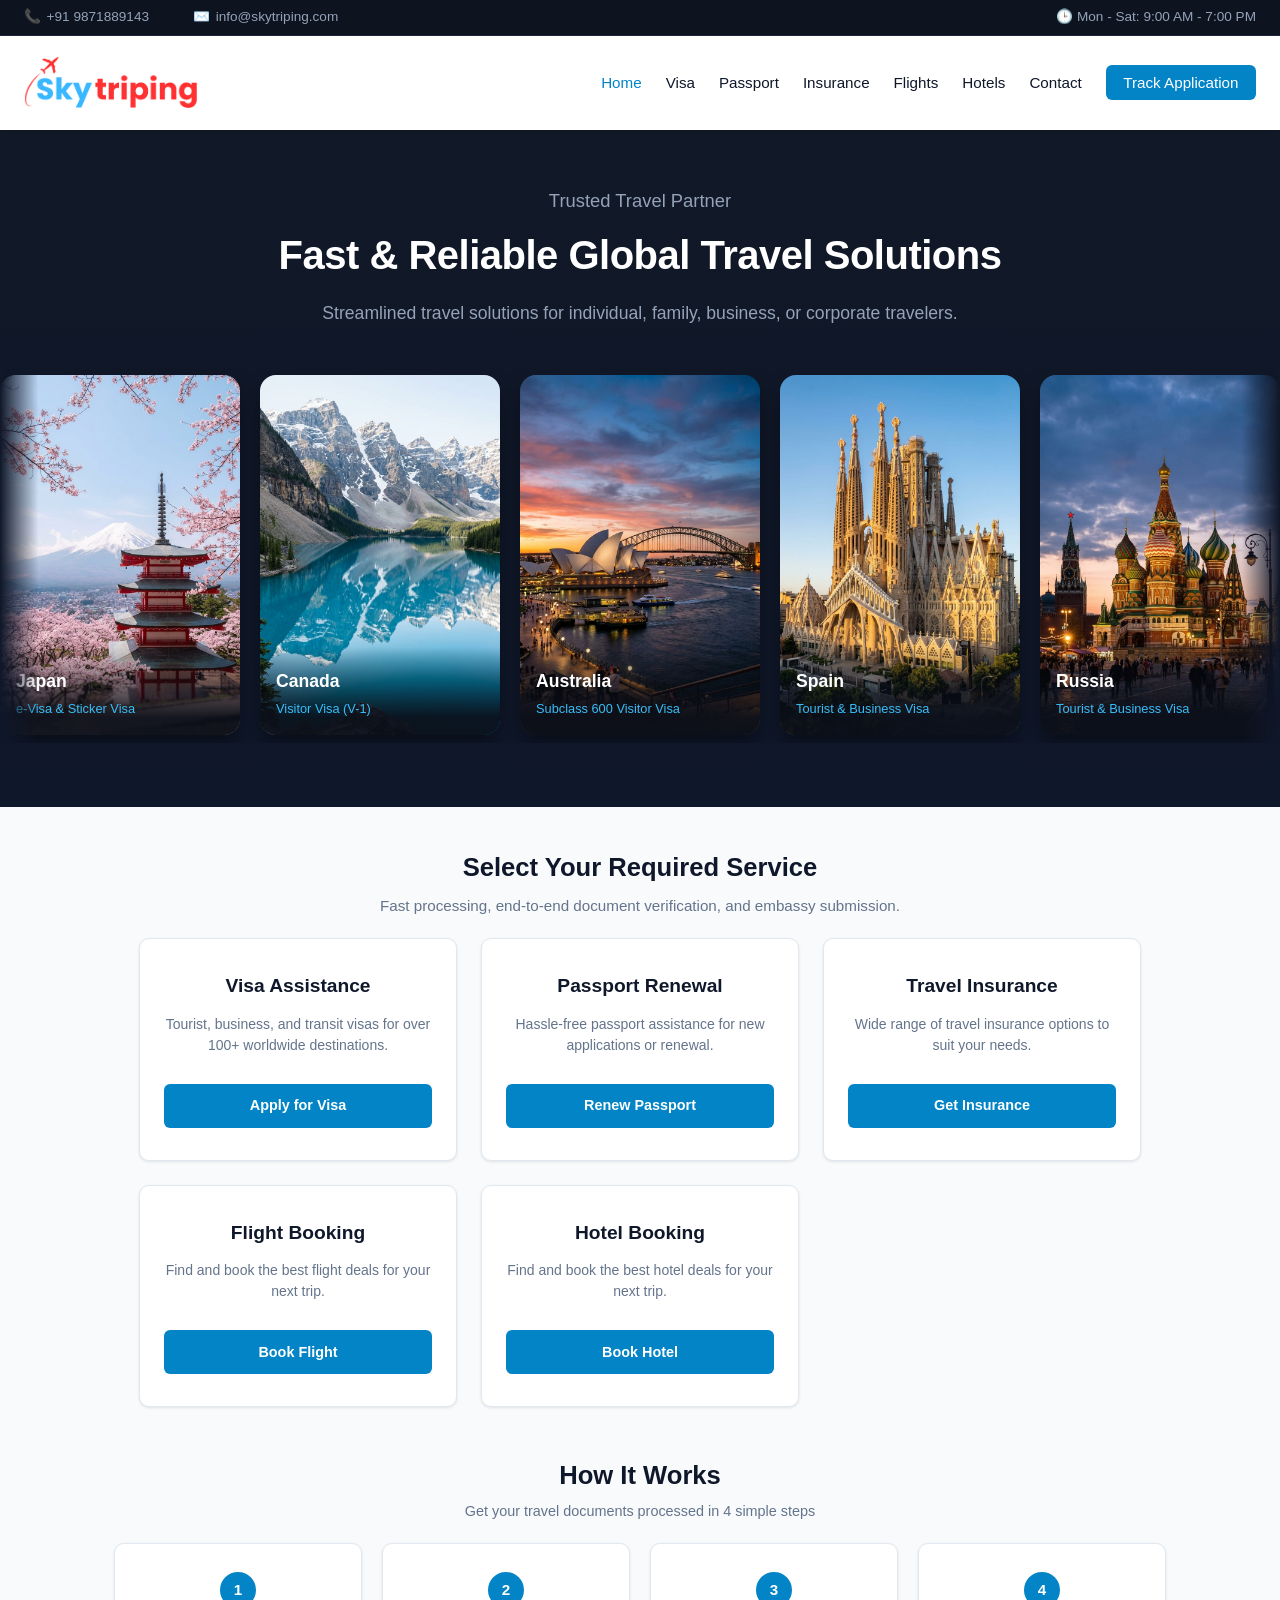
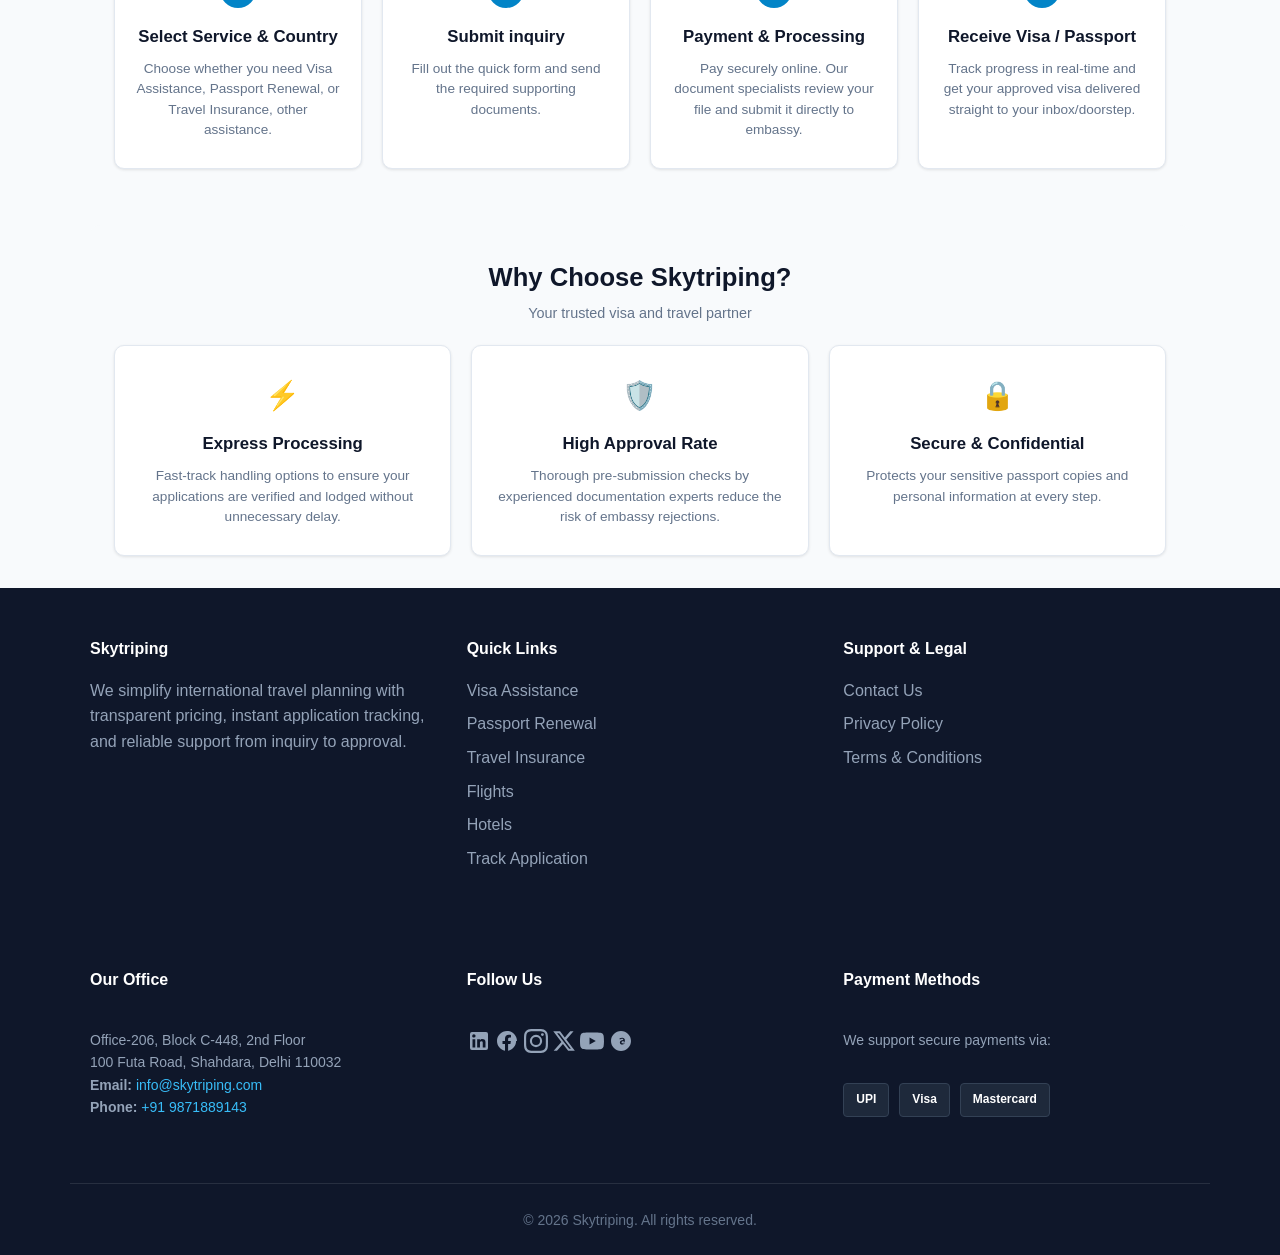
<file: index.html>
<!DOCTYPE html>
<html lang="en">
<head>
  <meta charset="UTF-8">
  <meta name="viewport" content="width=device-width, initial-scale=1.0">
  <title>Skytriping - Trusted Travel Partner</title>
  <!-- Main CSS Link -->
  <link rel="stylesheet" href="style.css">
</head>
<body>

  <!-- ======================================================================
       GLOBAL HEADER & NAVIGATION BAR
       Change brand logos, links, or action buttons here.
       ====================================================================== -->
    
    <!-- TOP CONTACT LINE -->
    <div class="top-bar">
      <div class="top-bar-container">
        <!-- Left Side: Phone & Email Links -->
        <div class="top-bar-left">
          <a href="tel:+919871889143">
            📞 <span>+91 9871889143</span>
          </a>
          <a href="mailto:info@skytriping.com">
            ✉️ <span>info@skytriping.com</span>
          </a>
        </div>
        <!-- Right Side: Operational Working Hours -->
        <div class="top-bar-right">
          <span>🕒 Mon - Sat: 9:00 AM - 7:00 PM</span>
        </div>
      </div>
    </div>
  
       <header class="site-header">
    <div class="nav-container">
      <a href="index.html" class="brand-logo">
        <img src="logo.png" alt="Skytriping Logo" class="brand-logo-img">
      </a>

      <!-- Hamburger Toggle Icon for Mobile -->
    <button class="hamburger" id="hamburger-btn" aria-label="Toggle navigation">
      <span></span>
      <span></span>
      <span></span>
    </button>

      
      <nav class="main-nav">
        <ul>
          <li><a href="index.html" class="active">Home</a></li>
          <li><a href="visa.html">Visa</a></li>
          <li><a href="passport.html">Passport</a></li>
          <li><a href="insurance.html">Insurance</a></li>
          <li><a href="flights.html">Flights</a></li>
          <li><a href="hotel.html">Hotels</a></li>
          <li><a href="contact.html">Contact</a></li>
          <!-- NAV ITEM: TRACK APPLICATION -->
          <li><a href="track-application.html" class="btn-nav-action">Track Application</a></li>
        </ul>
      </nav>
    </div>
  </header>

  <!-- ======================================================================
       COMPACT SPLIT HERO BANNER WITH SLIDING DESTINATIONS CAROUSEL
       ====================================================================== -->

   <!-- Hero Section with Title & Infinite Sliding Destination Cards -->
  <section class="hero-section">
    <div class="hero-header-content">
      <span class="hero-badge">Trusted Travel Partner</span>
      <h1>Fast & Reliable Global Travel Solutions</h1>
      <p>Streamlined travel solutions for individual, family, business, or corporate travelers.</p>
    </div>

    <div class="slider-container">
    <div class="slider-track">
    
    <!-- FIRST SET OF 11 CARDS -->
    <a href="visa.html?country=japan" class="destination-card">
      <img src="japan-e-visa-single-entry.jpg" alt="Japan">
      <div class="card-overlay">
        <h3>Japan</h3>
        <p>e-Visa & Sticker Visa</p>
      </div>
    </a>

    <!-- <a href="visa.html?country=uae" class="destination-card">
      <img src="uae-30-days-tourist-visa-single-entry.jpg" alt="United Arab Emirates">
      <div class="card-overlay">
        <h3>United Arab Emirates</h3>
        <p>Express 30 & 60 Days Visas</p>
      </div>
    </a> -->

    <a href="visa.html?country=canada" class="destination-card">
      <img src="canada-temporary-resident-visa.jpg" alt="Canada">
      <div class="card-overlay">
        <h3>Canada</h3>
        <p>Visitor Visa (V-1)</p>
      </div>
    </a>

    <a href="visa.html?country=australia" class="destination-card">
      <img src="australia.jpg" alt="Australia">
      <div class="card-overlay">
        <h3>Australia</h3>
        <p>Subclass 600 Visitor Visa</p>
      </div>
    </a>

    <a href="visa.html?country=spain" class="destination-card">
      <img src="spain-short-stay-tourist-visa.jpg" alt="Spain">
      <div class="card-overlay">
        <h3>Spain</h3>
        <p>Tourist & Business Visa</p>
      </div>
    </a>

    <a href="visa.html?country=russia" class="destination-card">
      <img src="russia-e-visa-single-entry.jpg" alt="Russia">
      <div class="card-overlay">
        <h3>Russia</h3>
        <p>Tourist & Business Visa</p>
      </div>
    </a>

    <a href="visa.html?country=china" class="destination-card">
      <img src="china-single-entry-visa.jpg" alt="China">
      <div class="card-overlay">
        <h3>China</h3>
        <p>Tourist & Business Visa</p>
      </div>
    </a>

    <a href="visa.html?country=singapore" class="destination-card">
      <img src="singapore-e-visa-single-entry.jpg" alt="Singapore">
      <div class="card-overlay">
        <h3>Singapore</h3>
        <p>Tourist & Business Visa</p>
      </div>
    </a>

    <a href="visa.html?country=usa" class="destination-card">
      <img src="usa-b1b2-visitor-visa.jpg" alt="USA">
      <div class="card-overlay">
        <h3>USA</h3>
        <p>Tourist & Business Visa</p>
      </div>
    </a>

    <a href="visa.html?country=uk" class="destination-card">
      <img src="uk-standard-visitor-visa.jpg" alt="UK">
      <div class="card-overlay">
        <h3>UK</h3>
        <p>Tourist & Business Visa</p>
      </div>
    </a>

    <a href="visa.html?country=south-africa" class="destination-card">
      <img src="south-africa-visitor-visa.jpg" alt="South Africa">
      <div class="card-overlay">
        <h3>South Africa</h3>
        <p>Tourist & Business Visa</p>
      </div>
    </a>

    <!-- SECOND DUPLICATE SET (REQUIRED FOR SEAMLESS INFINITE LOOP) -->
    <a href="visa.html?country=japan" class="destination-card">
      <img src="japan-e-visa-single-entry.jpg" alt="Japan">
      <div class="card-overlay">
        <h3>Japan</h3>
        <p>e-Visa & Sticker Visa</p>
      </div>
    </a>

    <!-- <a href="visa.html?country=uae" class="destination-card">
      <img src="uae-30-days-tourist-visa-single-entry.jpg" alt="United Arab Emirates">
      <div class="card-overlay">
        <h3>United Arab Emirates</h3>
        <p>Express 30 & 60 Days Visas</p>
      </div>
    </a> -->

    <a href="visa.html?country=canada" class="destination-card">
      <img src="canada-temporary-resident-visa.jpg" alt="Canada">
      <div class="card-overlay">
        <h3>Canada</h3>
        <p>Visitor Visa (V-1)</p>
      </div>
    </a>

    <a href="visa.html?country=australia" class="destination-card">
      <img src="australia.jpg" alt="Australia">
      <div class="card-overlay">
        <h3>Australia</h3>
        <p>Subclass 600 Visitor Visa</p>
      </div>
    </a>

    <a href="visa.html?country=spain" class="destination-card">
      <img src="spain-short-stay-tourist-visa.jpg" alt="Spain">
      <div class="card-overlay">
        <h3>Spain</h3>
        <p>Tourist & Business Visa</p>
      </div>
    </a>

    <a href="visa.html?country=russia" class="destination-card">
      <img src="russia-e-visa-single-entry.jpg" alt="Russia">
      <div class="card-overlay">
        <h3>Russia</h3>
        <p>Tourist & Business Visa</p>
      </div>
    </a>

    <a href="visa.html?country=china" class="destination-card">
      <img src="china-single-entry-visa.jpg" alt="China">
      <div class="card-overlay">
        <h3>China</h3>
        <p>Tourist & Business Visa</p>
      </div>
    </a>

    <a href="visa.html?country=singapore" class="destination-card">
      <img src="singapore-e-visa-single-entry.jpg" alt="Singapore">
      <div class="card-overlay">
        <h3>Singapore</h3>
        <p>Tourist & Business Visa</p>
      </div>
    </a>

    <a href="visa.html?country=usa" class="destination-card">
      <img src="usa-b1b2-visitor-visa.jpg" alt="USA">
      <div class="card-overlay">
        <h3>USA</h3>
        <p>Tourist & Business Visa</p>
      </div>
    </a>

    <a href="visa.html?country=uk" class="destination-card">
      <img src="uk-standard-visitor-visa.jpg" alt="UK">
      <div class="card-overlay">
        <h3>UK</h3>
        <p>Tourist & Business Visa</p>
      </div>
    </a>

    <a href="visa.html?country=south-africa" class="destination-card">
      <img src="south-africa-visitor-visa.jpg" alt="South Africa">
      <div class="card-overlay">
        <h3>South Africa</h3>
        <p>Tourist & Business Visa</p>
      </div>
    </a>

  </div>
</div>
</section>
</body>
</html>

  <!-- ======================================================================
       MAIN CONTENT CONTAINER
       Contains core service overview cards and portal entries.
       ====================================================================== -->
  <!-- CENTERED SERVICES CONTAINER -->
  <section class="services-section-container">
    <div class="services-header">
      <h2>Select Your Required Service</h2>
      <p>Fast processing, end-to-end document verification, and embassy submission.</p>
    </div>

    <!-- 3-Column Service Cards Grid -->
    <div class="services-grid-3">
      <!-- Card 1: Visa -->
      <div class="service-card">
        <h3>Visa Assistance</h3>
        <p>Tourist, business, and transit visas for over 100+ worldwide destinations.</p>
        <a href="visa.html" class="btn-service">Apply for Visa</a>
      </div>

      <!-- Card 2: Passport -->
      <div class="service-card">
        <h3>Passport Renewal</h3>
        <p>Hassle-free passport assistance for new applications or renewal.</p>
        <a href="passport.html" class="btn-service">Renew Passport</a>
      </div>

      <!-- Card 3: Insurance -->
      <div class="service-card">
        <h3>Travel Insurance</h3>
        <p>Wide range of travel insurance options to suit your needs.</p>
        <a href="insurance.html" class="btn-service">Get Insurance</a>
      </div>

       <!-- Card 4: Flight Booking -->
      <div class="service-card">
        <h3>Flight Booking</h3>
        <p>Find and book the best flight deals for your next trip.</p>
        <a href="flights.html" class="btn-service">Book Flight</a>
      </div>

      <!-- Card 5: Hotel Booking -->
      <div class="service-card">
        <h3>Hotel Booking</h3>
        <p>Find and book the best hotel deals for your next trip.</p>
        <a href="hotel.html" class="btn-service">Book Hotel</a>
      </div>

    </div>
  </section>

  <!-- ======================================================================
       HOW IT WORKS SECTION (STEP-BY-STEP PROCESS)
       ====================================================================== -->
  <section class="info-section-container">
  <div class="info-header">
    <h2>How It Works</h2>
    <p>Get your travel documents processed in 4 simple steps</p>
  </div>

  <div class="steps-grid-4">
    <!-- Step 1 -->
    <div class="step-card">
      <div class="step-number">1</div>
      <h3>Select Service & Country</h3>
      <p>Choose whether you need Visa Assistance, Passport Renewal, or Travel Insurance, other assistance.</p>
    </div>

    <!-- Step 2 -->
    <div class="step-card">
      <div class="step-number">2</div>
      <h3>Submit inquiry</h3>
      <p>Fill out the quick form and send the required supporting documents.</p>
    </div>

    <!-- Step 3 -->
    <div class="step-card">
      <div class="step-number">3</div>
      <h3>Payment & Processing</h3>
      <p>Pay securely online. Our document specialists review your file and submit it directly to embassy.</p>
    </div>

    <!-- Step 4 -->
    <div class="step-card">
      <div class="step-number">4</div>
      <h3>Receive Visa / Passport</h3>
      <p>Track progress in real-time and get your approved visa delivered straight to your inbox/doorstep.</p>
    </div>
  </div>
</section>


  <!-- ======================================================================
       WHY CHOOSE SKYTRIPING SECTION
       ====================================================================== -->
  <section class="info-section-container bg-light">
  <div class="info-header">
    <h2>Why Choose Skytriping?</h2>
    <p>Your trusted visa and travel partner</p>
  </div>

  <div class="features-grid-3">
    <!-- Feature 1 -->
    <div class="feature-card">
      <div class="feature-icon">⚡</div>
      <h3>Express Processing</h3>
      <p>Fast-track handling options to ensure your applications are verified and lodged without unnecessary delay.</p>
    </div>

    <!-- Feature 2 -->
    <div class="feature-card">
      <div class="feature-icon">🛡️</div>
      <h3>High Approval Rate</h3>
      <p>Thorough pre-submission checks by experienced documentation experts reduce the risk of embassy rejections.</p>
    </div>

    <!-- Feature 3 -->
    <div class="feature-card">
      <div class="feature-icon">🔒</div>
      <h3>Secure & Confidential</h3>
      <p>Protects your sensitive passport copies and personal information at every step.</p>
    </div>
  </div>
</section>

  <!-- ======================================================================
       GLOBAL FOOTER
       Change corporate details, phone numbers, and footer links here.
       ====================================================================== -->
  <footer class="site-footer">
    <div class="footer-container">
      <div class="footer-col">
        <h4>Skytriping</h4>
        <p>We simplify international travel planning with transparent pricing, instant application tracking, 
         <br>and reliable support from inquiry to approval.</p>
      </div>
      <div class="footer-col">
        <h4>Quick Links</h4>
        <ul>
          <li><a href="visa.html">Visa Assistance</a></li>
          <li><a href="passport.html">Passport Renewal</a></li>
          <li><a href="insurance.html">Travel Insurance</a></li>
          <li><a href="flights.html">Flights</a></li>
          <li><a href="hotel.html">Hotels</a></li>
          <li><a href="track-application.html">Track Application</a></li>
        </ul>
      </div>
      <div class="footer-col">
        <h4>Support & Legal</h4>
        <ul>
          <li><a href="contact.html">Contact Us</a></li>
          <li><a href="privacy-policy.html">Privacy Policy</a></li>
          <li><a href="terms-and-conditions.html">Terms & Conditions</a></li>
        </ul>
      </div>
    </div>
<footer class="site-footer">
  <div class="footer-container">
    
    <!-- Office Address -->
    <div class="footer-column">
      <h3>Our Office</h3>
      <address class="footer-address">
        Office-206, Block C-448, 2nd Floor <br>
        100 Futa Road, Shahdara, Delhi 110032 <br>
        <strong>Email:</strong> <a href="mailto:info@skytriping.com">info@skytriping.com</a><br>
        <strong>Phone:</strong> <a href="tel:+919871889143">+91 9871889143</a>
      </address>
    </div>

    <!-- Social Media Links -->
   <div class="footer-column">
  <h3>Follow Us</h3>
  <div class="social-icons">
    <!-- LinkedIn -->
    <a href="https://linkedin.com" target="_blank" rel="noopener" aria-label="LinkedIn" class="social-icon icon-linkedin">
      <svg width="24" height="24" viewBox="0 0 24 24" fill="currentColor">
        <path d="M19 3a2 2 0 0 1 2 2v14a2 2 0 0 1-2 2H5a2 2 0 0 1-2-2V5a2 2 0 0 1 2-2h14m-.5 15.5v-5.3a3.26 3.26 0 0 0-3.26-3.26c-.85 0-1.84.52-2.28 1.3v-1.11h-2.79v8.37h2.79v-4.93c0-.77.62-1.4 1.39-1.4a1.4 1.4 0 0 1 1.4 1.4v4.93h2.75M6.88 8.56a1.68 1.68 0 0 0 1.68-1.68c0-.93-.75-1.69-1.68-1.69a1.69 1.69 0 0 0-1.69 1.69c0 .93.76 1.68 1.69 1.68m1.39 9.94v-8.37H5.5v8.37h2.77z"/>
      </svg>
    </a>

    <!-- Facebook -->
    <a href="https://www.facebook.com/skytripinghub" target="_blank" rel="noopener" aria-label="Facebook" class="social-icon icon-facebook">
      <svg width="24" height="24" viewBox="0 0 24 24" fill="currentColor">
        <path d="M22 12c0-5.52-4.48-10-10-10S2 6.48 2 12c0 4.84 3.44 8.87 8 9.8V15H7.5v-3H10V9.69c0-2.5 1.49-3.89 3.77-3.89 1.09 0 2.23.19 2.23.19v2.47h-1.26c-1.24 0-1.63.77-1.63 1.56V12h2.78l-.45 3H13.1v6.8c4.56-.93 8-4.96 8-9.8z"/>
      </svg>
    </a>

    <!-- Instagram -->
    <a href="https://www.instagram.com/skytripinghub/" target="_blank" rel="noopener" aria-label="Instagram" class="social-icon icon-instagram">
      <svg width="24" height="24" viewBox="0 0 24 24" fill="currentColor">
        <path d="M12 2.163c3.204 0 3.584.012 4.85.07 3.252.148 4.771 1.691 4.919 4.919.058 1.265.069 1.645.069 4.849 0 3.205-.012 3.584-.069 4.849-.149 3.225-1.664 4.771-4.919 4.919-1.266.058-1.644.07-4.85.07-3.204 0-3.584-.012-4.849-.07-3.26-.149-4.771-1.699-4.919-4.92-.058-1.265-.07-1.644-.07-4.849 0-3.204.013-3.583.07-4.849.149-3.227 1.664-4.771 4.919-4.919 1.266-.057 1.645-.069 4.849-.069zM12 0C8.741 0 8.333.014 7.053.072 2.695.272.273 2.69.073 7.052.014 8.333 0 8.741 0 12c0 3.259.014 3.668.072 4.948.2 4.358 2.618 6.78 6.98 6.98 1.281.058 1.689.072 4.948.072 3.259 0 3.668-.014 4.948-.072 4.354-.2 6.782-2.618 6.979-6.98.059-1.28.073-1.689.073-4.948 0-3.259-.014-3.667-.072-4.947-.196-4.354-2.617-6.78-6.979-6.98C15.668.014 15.259 0 12 0zm0 5.838a6.162 6.162 0 100 12.324 6.162 6.162 0 000-12.324zM12 16a4 4 0 110-8 4 4 0 010 8zm6.406-11.845a1.44 1.44 0 100 2.881 1.44 1.44 0 000-2.881z"/>
      </svg>
    </a>

    <!-- X (Twitter) -->
    <a href="https://x.com/skytripinghub" target="_blank" rel="noopener" aria-label="X" class="social-icon icon-x">
      <svg width="24" height="24" viewBox="0 0 24 24" fill="currentColor">
        <path d="M18.244 2.25h3.308l-7.227 8.26 8.502 11.24H16.17l-5.214-6.817L4.99 21.75H1.68l7.73-8.835L1.254 2.25H8.08l4.713 6.231zm-1.161 17.52h1.833L7.084 4.126H5.117z"/>
      </svg>
    </a>

    <!-- YouTube -->
    <a href="https://www.youtube.com/@skytripinghub" target="_blank" rel="noopener" aria-label="YouTube" class="social-icon icon-youtube">
      <svg width="24" height="24" viewBox="0 0 24 24" fill="currentColor">
        <path d="M23.498 6.186a3.016 3.016 0 00-2.122-2.136C19.505 3.545 12 3.545 12 3.545s-7.505 0-9.377.505A3.017 3.017 0 00.502 6.186C0 8.07 0 12 0 12s0 3.93.502 5.814a3.016 3.016 0 002.122 2.136c1.871.505 9.376.505 9.376.505s7.505 0 9.377-.505a3.015 3.015 0 002.122-2.136C24 15.93 24 12 24 12s0-3.93-.502-5.814zM9.545 15.568V8.432L15.818 12l-6.273 3.568z"/>
      </svg>
    </a>

    <!-- Threads -->
    <a href="https://www.threads.com/@skytripinghub" target="_blank" rel="noopener" aria-label="Threads" class="social-icon icon-threads">
      <svg width="24" height="24" viewBox="0 0 24 24" fill="currentColor">
        <path d="M12 2C6.477 2 2 6.477 2 12s4.477 10 10 10 10-4.477 10-10S17.523 2 12 2zm3.84 10.38c-.08 1.84-1.15 3.24-2.84 3.24-1.25 0-2.13-.88-2.13-2.12 0-1.63 1.34-2.48 3.32-2.48h.08v-.21c0-.62-.43-1.02-1.27-1.02-.73 0-1.42.27-2.02.73l-.7-.84c.82-.67 1.84-1.05 2.92-1.05 1.62 0 2.62.88 2.62 2.37v3.38h-1.48v-1.15zm-1.57-.22c-1.11 0-1.81.42-1.81 1.25 0 .55.37.93.98.93.81 0 1.38-.61 1.38-1.55v-.63h-.55z"/>
      </svg>
    </a>
  </div>
</div>

    <!-- Payment Gateways -->
    <div class="footer-column">
      <h3>Payment Methods</h3>
      <p class="payment-text">We support secure payments via:</p>
      <div class="payment-icons">
        <span class="payment-badge">UPI</span>
        <span class="payment-badge">Visa</span>
        <span class="payment-badge">Mastercard</span>
      </div>
    </div>

  </div>
</footer>

    <div class="footer-bottom">
      <p>&copy; 2026 Skytriping. All rights reserved.</p>
    </div>
  </footer>
<script src="script.js"></script>

<!-- Add ?v=1.1 to force the browser to read the new JS file -->
<script src="script.js?v=1.1"></script>
</body>
</html>
</file>
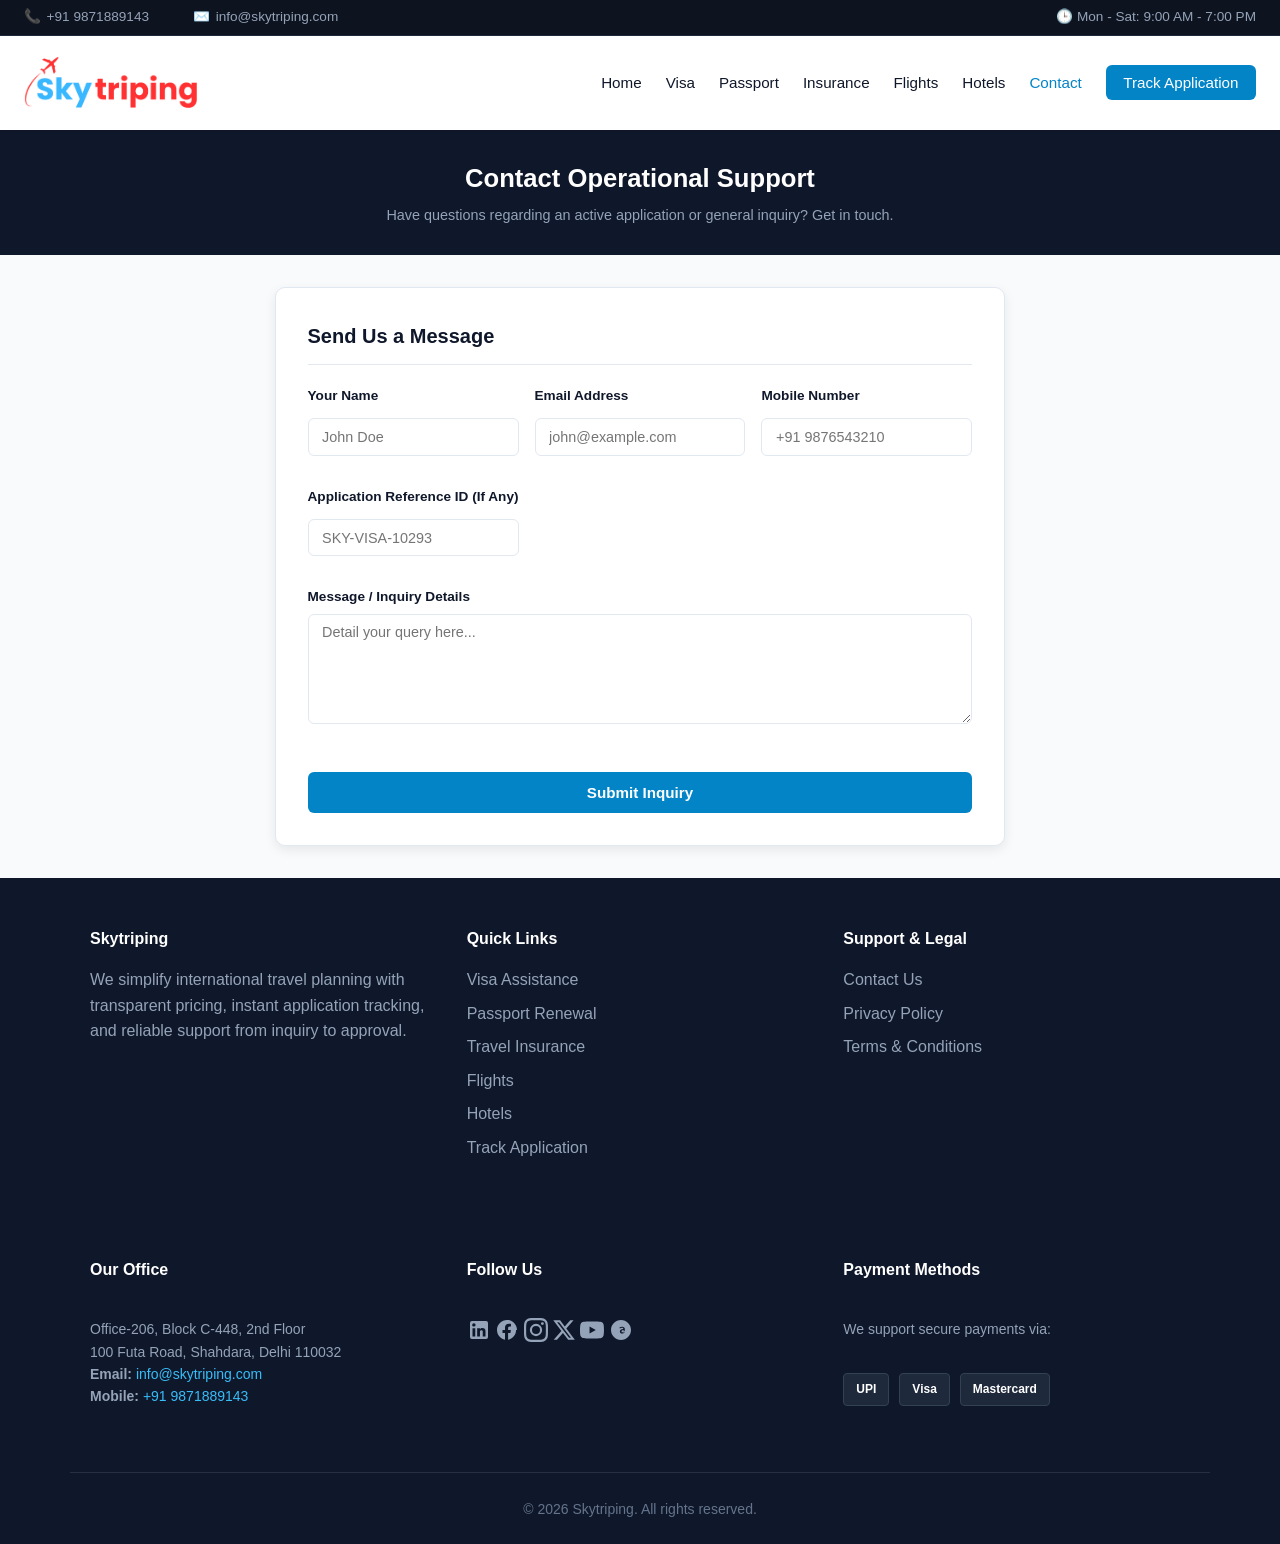
<file: contact.html>
<!DOCTYPE html>
<html lang="en">
<head>
  <meta charset="UTF-8">
  <meta name="viewport" content="width=device-width, initial-scale=1.0">
  <title>Contact Operational Support - Skytriping</title>
  <link rel="stylesheet" href="style.css">
</head>
<body>
 <!-- TOP CONTACT LINE -->
    <div class="top-bar">
      <div class="top-bar-container">
        <!-- Left Side: Mobile & Email Links -->
        <div class="top-bar-left">
          <a href="tel:+919871889143">
            📞 <span>+91 9871889143</span>
          </a>
          <a href="mailto:info@skytriping.com">
            ✉️ <span>info@skytriping.com</span>
          </a>
        </div>
        <!-- Right Side: Operational Working Hours -->
        <div class="top-bar-right">
          <span>🕒 Mon - Sat: 9:00 AM - 7:00 PM</span>
        </div>
      </div>
    </div>

  <header class="site-header">
    <div class="nav-container">
      <a href="index.html" class="brand-logo">
        <img src="logo.png" alt="Skytriping Logo" class="brand-logo-img">
      </a>

      <!-- Hamburger Toggle Icon for Mobile -->
    <button class="hamburger" id="hamburger-btn" aria-label="Toggle navigation">
      <span></span>
      <span></span>
      <span></span>
    </button>

      
      <nav class="main-nav">
        <ul>
          <li><a href="index.html">Home</a></li>
          <li><a href="visa.html">Visa</a></li>
          <li><a href="passport.html">Passport</a></li>
          <li><a href="insurance.html">Insurance</a></li>
          <li><a href="flights.html">Flights</a></li>
          <li><a href="hotel.html">Hotels</a></li>
          <li><a href="contact.html" class="active">Contact</a></li>
          <!-- NAV ITEM: TRACK APPLICATION -->
          <li><a href="track-application.html" class="btn-nav-action">Track Application</a></li>
        </ul>
      </nav>
    </div>
  </header>

  <!-- COMPACT HEADER BANNER -->
  <section class="page-banner-compact">
    <h1>Contact Operational Support</h1>
    <p>Have questions regarding an active application or general inquiry? Get in touch.</p>
  </section>

  <!-- CENTERED FORM CONTAINER -->
<main class="contact-container">
  <div class="contact-card">
    <h2>Send Us a Message</h2>
    
    <!-- Single top-level form tag with onsubmit handler -->
    <form onsubmit="handleGenericFormSubmit(event, 'Contact Us')">
      <!-- 3-Column Inputs Row: Contact Info & Reference ID -->
      <div class="form-grid-3">
        <div class="form-group">
          <label for="fullName">Your Name</label>
          <input type="text" id="fullName" name="fullName" placeholder="John Doe" required>
        </div>

        <div class="form-group">
          <label for="email">Email Address</label>
          <input type="email" id="email" name="email" placeholder="john@example.com" required>
        </div>

        <div class="form-group">
          <label for="mobile">Mobile Number</label>
          <input type="tel" id="mobile" name="mobile" placeholder="+91 9876543210" required>
        </div>

        <div class="form-group">
          <label for="existingRefId">Application Reference ID (If Any)</label>
          <input type="text" id="existingRefId" name="existingRefId" placeholder="SKY-VISA-10293">
        </div>
      </div>

      <!-- Full Width Message Textarea -->
      <div class="form-group">
        <label for="message">Message / Inquiry Details</label>
        <textarea id="message" name="message" placeholder="Detail your query here..." required></textarea>
      </div>

      <!-- Status Message Container for Success / Failure Alerts -->
      <div class="form-status-msg"></div>

      <!-- Submit Button -->
      <button type="submit" class="btn-submit">Submit Inquiry</button>
    </form>
  </div>
</main>

  <!-- FOOTER NAVIGATION -->
  <footer class="site-footer">
    <div class="footer-container">
      <div class="footer-col">
        <h4>Skytriping</h4>
        <p>We simplify international travel planning with transparent pricing, instant application tracking, 
         <br>and reliable support from inquiry to approval.</p>
      </div>
      <div class="footer-col">
        <h4>Quick Links</h4>
        <ul>
          <li><a href="visa.html">Visa Assistance</a></li>
          <li><a href="passport.html">Passport Renewal</a></li>
          <li><a href="insurance.html">Travel Insurance</a></li>
          <li><a href="flights.html">Flights</a></li>
          <li><a href="hotel.html">Hotels</a></li>
          <li><a href="track-application.html">Track Application</a></li>
        </ul>
      </div>
      <div class="footer-col">
        <h4>Support & Legal</h4>
        <ul>
          <li><a href="contact.html">Contact Us</a></li>
          <li><a href="privacy-policy.html">Privacy Policy</a></li>
          <li><a href="terms-and-conditions.html">Terms & Conditions</a></li>
        </ul>
      </div>
    </div>

     <footer class="site-footer">
  <div class="footer-container">
    
    <!-- Office Address -->
    <div class="footer-column">
      <h3>Our Office</h3>
      <address class="footer-address">
        Office-206, Block C-448, 2nd Floor <br>
        100 Futa Road, Shahdara, Delhi 110032 <br>
        <strong>Email:</strong> <a href="mailto:info@skytriping.com">info@skytriping.com</a><br>
        <strong>Mobile:</strong> <a href="tel:+919871889143">+91 9871889143</a>
      </address>
    </div>

    <!-- Social Media Links -->
   <div class="footer-column">
  <h3>Follow Us</h3>
  <div class="social-icons">
    <!-- LinkedIn -->
    <a href="https://linkedin.com" target="_blank" rel="noopener" aria-label="LinkedIn" class="social-icon icon-linkedin">
      <svg width="24" height="24" viewBox="0 0 24 24" fill="currentColor">
        <path d="M19 3a2 2 0 0 1 2 2v14a2 2 0 0 1-2 2H5a2 2 0 0 1-2-2V5a2 2 0 0 1 2-2h14m-.5 15.5v-5.3a3.26 3.26 0 0 0-3.26-3.26c-.85 0-1.84.52-2.28 1.3v-1.11h-2.79v8.37h2.79v-4.93c0-.77.62-1.4 1.39-1.4a1.4 1.4 0 0 1 1.4 1.4v4.93h2.75M6.88 8.56a1.68 1.68 0 0 0 1.68-1.68c0-.93-.75-1.69-1.68-1.69a1.69 1.69 0 0 0-1.69 1.69c0 .93.76 1.68 1.69 1.68m1.39 9.94v-8.37H5.5v8.37h2.77z"/>
      </svg>
    </a>

    <!-- Facebook -->
    <a href="https://www.facebook.com/skytripinghub" target="_blank" rel="noopener" aria-label="Facebook" class="social-icon icon-facebook">
      <svg width="24" height="24" viewBox="0 0 24 24" fill="currentColor">
        <path d="M22 12c0-5.52-4.48-10-10-10S2 6.48 2 12c0 4.84 3.44 8.87 8 9.8V15H7.5v-3H10V9.69c0-2.5 1.49-3.89 3.77-3.89 1.09 0 2.23.19 2.23.19v2.47h-1.26c-1.24 0-1.63.77-1.63 1.56V12h2.78l-.45 3H13.1v6.8c4.56-.93 8-4.96 8-9.8z"/>
      </svg>
    </a>

    <!-- Instagram -->
    <a href="https://www.instagram.com/skytripinghub/" target="_blank" rel="noopener" aria-label="Instagram" class="social-icon icon-instagram">
      <svg width="24" height="24" viewBox="0 0 24 24" fill="currentColor">
        <path d="M12 2.163c3.204 0 3.584.012 4.85.07 3.252.148 4.771 1.691 4.919 4.919.058 1.265.069 1.645.069 4.849 0 3.205-.012 3.584-.069 4.849-.149 3.225-1.664 4.771-4.919 4.919-1.266.058-1.644.07-4.85.07-3.204 0-3.584-.012-4.849-.07-3.26-.149-4.771-1.699-4.919-4.92-.058-1.265-.07-1.644-.07-4.849 0-3.204.013-3.583.07-4.849.149-3.227 1.664-4.771 4.919-4.919 1.266-.057 1.645-.069 4.849-.069zM12 0C8.741 0 8.333.014 7.053.072 2.695.272.273 2.69.073 7.052.014 8.333 0 8.741 0 12c0 3.259.014 3.668.072 4.948.2 4.358 2.618 6.78 6.98 6.98 1.281.058 1.689.072 4.948.072 3.259 0 3.668-.014 4.948-.072 4.354-.2 6.782-2.618 6.979-6.98.059-1.28.073-1.689.073-4.948 0-3.259-.014-3.667-.072-4.947-.196-4.354-2.617-6.78-6.979-6.98C15.668.014 15.259 0 12 0zm0 5.838a6.162 6.162 0 100 12.324 6.162 6.162 0 000-12.324zM12 16a4 4 0 110-8 4 4 0 010 8zm6.406-11.845a1.44 1.44 0 100 2.881 1.44 1.44 0 000-2.881z"/>
      </svg>
    </a>

    <!-- X (Twitter) -->
    <a href="https://x.com/skytripinghub" target="_blank" rel="noopener" aria-label="X" class="social-icon icon-x">
      <svg width="24" height="24" viewBox="0 0 24 24" fill="currentColor">
        <path d="M18.244 2.25h3.308l-7.227 8.26 8.502 11.24H16.17l-5.214-6.817L4.99 21.75H1.68l7.73-8.835L1.254 2.25H8.08l4.713 6.231zm-1.161 17.52h1.833L7.084 4.126H5.117z"/>
      </svg>
    </a>

    <!-- YouTube -->
    <a href="https://www.youtube.com/@skytripinghub" target="_blank" rel="noopener" aria-label="YouTube" class="social-icon icon-youtube">
      <svg width="24" height="24" viewBox="0 0 24 24" fill="currentColor">
        <path d="M23.498 6.186a3.016 3.016 0 00-2.122-2.136C19.505 3.545 12 3.545 12 3.545s-7.505 0-9.377.505A3.017 3.017 0 00.502 6.186C0 8.07 0 12 0 12s0 3.93.502 5.814a3.016 3.016 0 002.122 2.136c1.871.505 9.376.505 9.376.505s7.505 0 9.377-.505a3.015 3.015 0 002.122-2.136C24 15.93 24 12 24 12s0-3.93-.502-5.814zM9.545 15.568V8.432L15.818 12l-6.273 3.568z"/>
      </svg>
    </a>

    <!-- Threads -->
    <a href="https://www.threads.com/@skytripinghub" target="_blank" rel="noopener" aria-label="Threads" class="social-icon icon-threads">
      <svg width="24" height="24" viewBox="0 0 24 24" fill="currentColor">
        <path d="M12 2C6.477 2 2 6.477 2 12s4.477 10 10 10 10-4.477 10-10S17.523 2 12 2zm3.84 10.38c-.08 1.84-1.15 3.24-2.84 3.24-1.25 0-2.13-.88-2.13-2.12 0-1.63 1.34-2.48 3.32-2.48h.08v-.21c0-.62-.43-1.02-1.27-1.02-.73 0-1.42.27-2.02.73l-.7-.84c.82-.67 1.84-1.05 2.92-1.05 1.62 0 2.62.88 2.62 2.37v3.38h-1.48v-1.15zm-1.57-.22c-1.11 0-1.81.42-1.81 1.25 0 .55.37.93.98.93.81 0 1.38-.61 1.38-1.55v-.63h-.55z"/>
      </svg>
    </a>
  </div>
</div>

    <!-- Payment Gateways -->
    <div class="footer-column">
      <h3>Payment Methods</h3>
      <p class="payment-text">We support secure payments via:</p>
      <div class="payment-icons">
        <span class="payment-badge">UPI</span>
        <span class="payment-badge">Visa</span>
        <span class="payment-badge">Mastercard</span>
      </div>
    </div>

  </div>
</footer>

    <div class="footer-bottom">
      <p>&copy; 2026 Skytriping. All rights reserved.</p>
    </div>
  </footer>
  
 <!-- Make sure this line exists at the bottom conecting submit with inquiry -->
<script src="script.js"></script>

<script src="script.js?v=3.0"></script>

</body>
</html>
</file>
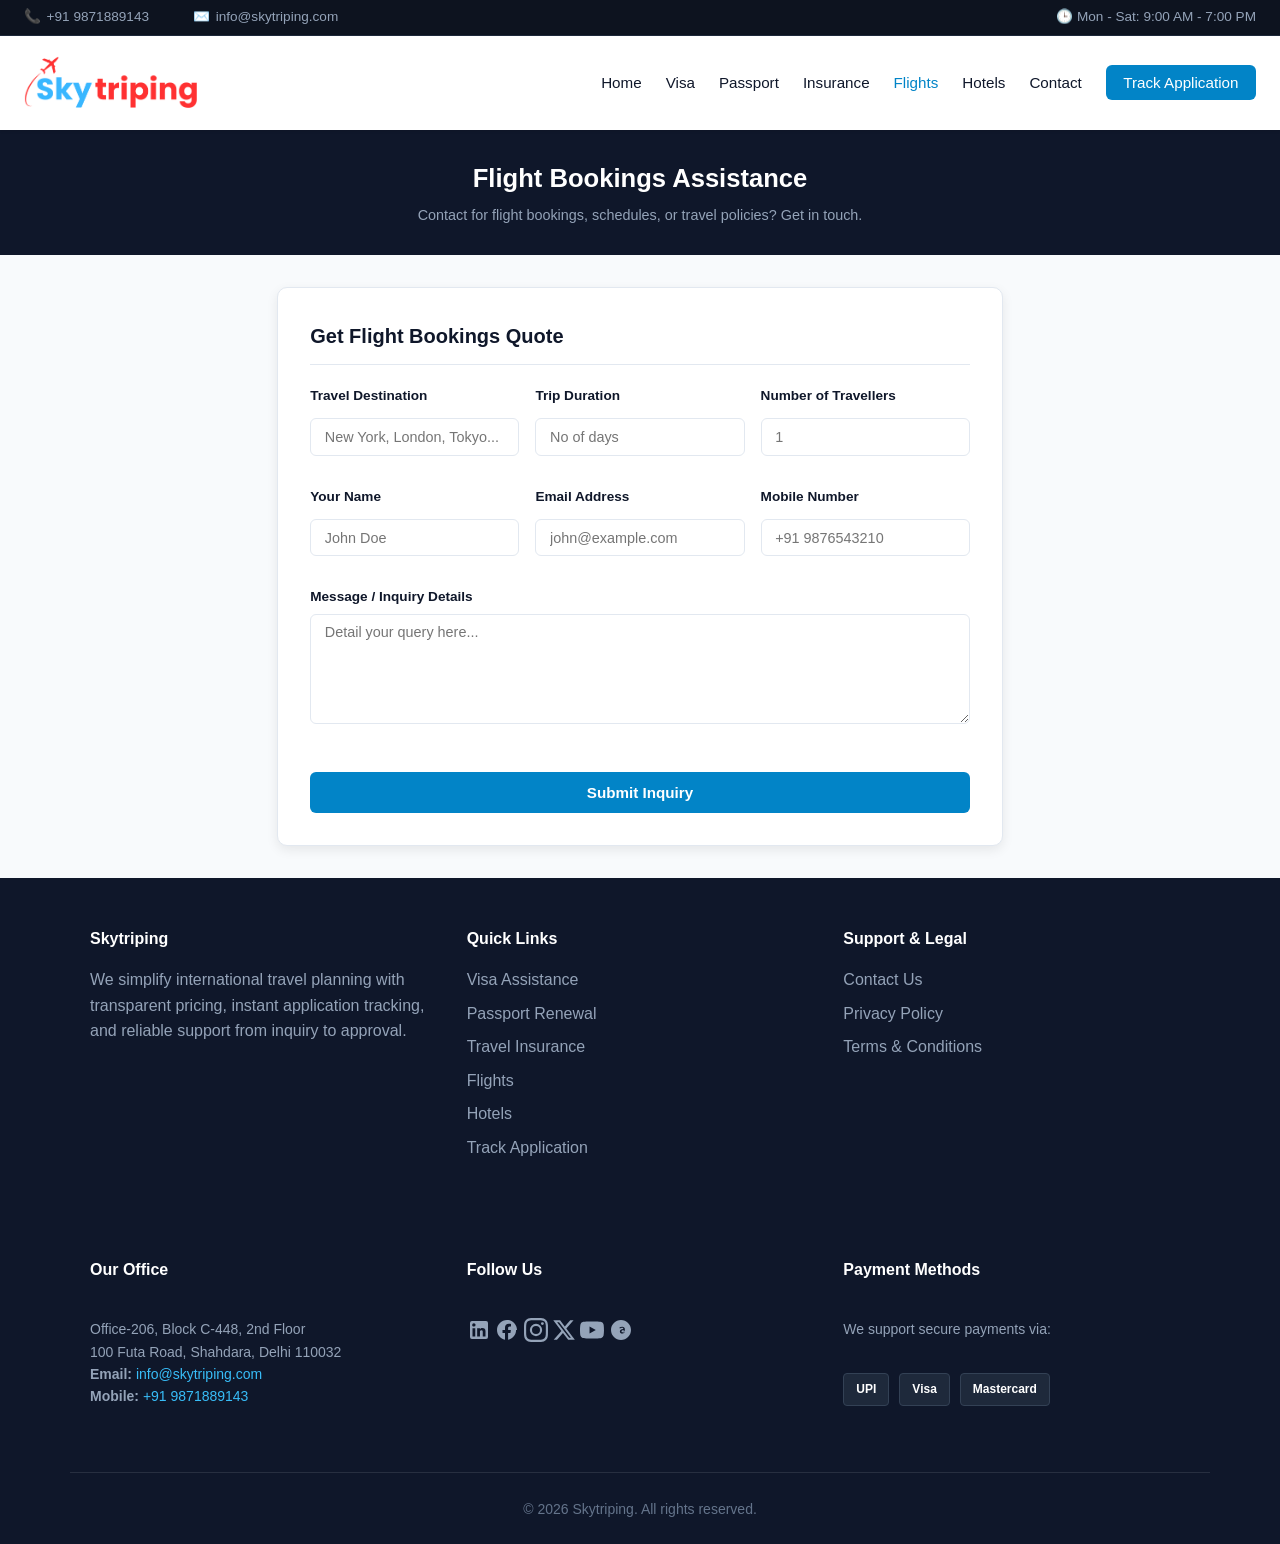
<file: flights.html>
<!DOCTYPE html>
<html lang="en">
<head>
  <meta charset="UTF-8">
  <meta name="viewport" content="width=device-width, initial-scale=1.0">
  <title>Flight Bookings Assistance - Skytriping</title>
  <link rel="stylesheet" href="style.css">
</head>
<body>
 <!-- TOP CONTACT LINE -->
    <div class="top-bar">
      <div class="top-bar-container">
        <!-- Left Side: Mobile & Email Links -->
        <div class="top-bar-left">
          <a href="tel:+919871889143">
            📞 <span>+91 9871889143</span>
          </a>
          <a href="mailto:info@skytriping.com">
            ✉️ <span>info@skytriping.com</span>
          </a>
        </div>
        <!-- Right Side: Operational Working Hours -->
        <div class="top-bar-right">
          <span>🕒 Mon - Sat: 9:00 AM - 7:00 PM</span>
        </div>
      </div>
    </div>

   <header class="site-header">
    <div class="nav-container">
      <a href="index.html" class="brand-logo">
        <img src="logo.png" alt="Skytriping Logo" class="brand-logo-img">
      </a>

      <!-- Hamburger Toggle Icon for Mobile -->
    <button class="hamburger" id="hamburger-btn" aria-label="Toggle navigation">
      <span></span>
      <span></span>
      <span></span>
    </button>
      
      <nav class="main-nav">
        <ul>
          <li><a href="index.html">Home</a></li>
          <li><a href="visa.html">Visa</a></li>
          <li><a href="passport.html">Passport</a></li>
          <li><a href="insurance.html">Insurance</a></li>
          <li><a href="flights.html" class="active">Flights</a></li>
          <li><a href="hotel.html">Hotels</a></li>
          <li><a href="contact.html">Contact</a></li>
          <!-- NAV ITEM: TRACK APPLICATION -->
          <li><a href="track-application.html" class="btn-nav-action">Track Application</a></li>
        </ul>
      </nav>
    </div>
  </header>

  <!-- COMPACT HEADER BANNER -->
  <section class="page-banner-compact">
    <h1>Flight Bookings Assistance</h1>
    <p>Contact for flight bookings, schedules, or travel policies? Get in touch.</p>
  </section>

<!-- CENTERED FORM CONTAINER -->
<main class="contact-container">
  <div class="contact-card">
    <h2>Get Flight Bookings Quote</h2>
    
    <!-- Single top-level form tag with onsubmit handler -->
    <form onsubmit="handleGenericFormSubmit(event, 'Flight Quote')">
      <!-- 3-Column Inputs Row: Flight & Trip Details -->
      <div class="form-grid-3">
        <div class="form-group">
          <label for="destination">Travel Destination</label>
          <input type="text" id="destination" name="destination" placeholder="New York, London, Tokyo..." required>
        </div>

        <div class="form-group">
          <label for="tripDuration">Trip Duration</label>
          <input type="number" id="tripDuration" name="tripDuration" placeholder="No of days" required>
        </div>

        <div class="form-group">
          <label for="numTravellers">Number of Travellers</label>
          <input type="number" id="numTravellers" name="numTravellers" placeholder="1" required>
        </div>
      </div>

      <!-- 3-Column Inputs Row: Contact Info -->
      <div class="form-grid-3">
        <div class="form-group">
          <label for="fullName">Your Name</label>
          <input type="text" id="fullName" name="fullName" placeholder="John Doe" required>
        </div>

        <div class="form-group">
          <label for="email">Email Address</label>
          <input type="email" id="email" name="email" placeholder="john@example.com" required>
        </div>

        <div class="form-group">
          <label for="MobileNumber">Mobile Number</label>
          <input type="tel" id="MobileNumber" name="MobileNumber" placeholder="+91 9876543210" required>
        </div>
      </div>

      <!-- Full Width Message Textarea -->
      <div class="form-group">
        <label for="message">Message / Inquiry Details</label>
        <textarea id="message" name="message" placeholder="Detail your query here..."></textarea>
      </div>

      <!-- Status Message Container for Success / Failure Alerts -->
      <div class="form-status-msg"></div>

      <!-- Submit Button -->
      <button type="submit" class="btn-submit">Submit Inquiry</button>
    </form>
  </div>
</main>


   <!-- ======================================================================
       GLOBAL FOOTER
       Change corporate details, Mobile numbers, and footer links here.
       ====================================================================== -->
  <footer class="site-footer">
    <div class="footer-container">
      <div class="footer-col">
        <h4>Skytriping</h4>
        <p>We simplify international travel planning with transparent pricing, instant application tracking, 
         <br>and reliable support from inquiry to approval.</p>
      </div>
      <div class="footer-col">
        <h4>Quick Links</h4>
        <ul>
          <li><a href="visa.html">Visa Assistance</a></li>
          <li><a href="passport.html">Passport Renewal</a></li>
          <li><a href="insurance.html">Travel Insurance</a></li>
          <li><a href="flights.html">Flights</a></li>
          <li><a href="hotel.html">Hotels</a></li>
          <li><a href="track-application.html">Track Application</a></li>
        </ul>
      </div>
      <div class="footer-col">
        <h4>Support & Legal</h4>
        <ul>
          <li><a href="contact.html">Contact Us</a></li>
          <li><a href="privacy-policy.html">Privacy Policy</a></li>
          <li><a href="terms-and-conditions.html">Terms & Conditions</a></li>
        </ul>
      </div>
    </div>
    <footer class="site-footer">
  <div class="footer-container">
    
    <!-- Office Address -->
    <div class="footer-column">
      <h3>Our Office</h3>
      <address class="footer-address">
        Office-206, Block C-448, 2nd Floor <br>
        100 Futa Road, Shahdara, Delhi 110032 <br>
        <strong>Email:</strong> <a href="mailto:info@skytriping.com">info@skytriping.com</a><br>
        <strong>Mobile:</strong> <a href="tel:+919871889143">+91 9871889143</a>
      </address>
    </div>

    <!-- Social Media Links -->
   <div class="footer-column">
  <h3>Follow Us</h3>
  <div class="social-icons">
    <!-- LinkedIn -->
    <a href="https://linkedin.com" target="_blank" rel="noopener" aria-label="LinkedIn" class="social-icon icon-linkedin">
      <svg width="24" height="24" viewBox="0 0 24 24" fill="currentColor">
        <path d="M19 3a2 2 0 0 1 2 2v14a2 2 0 0 1-2 2H5a2 2 0 0 1-2-2V5a2 2 0 0 1 2-2h14m-.5 15.5v-5.3a3.26 3.26 0 0 0-3.26-3.26c-.85 0-1.84.52-2.28 1.3v-1.11h-2.79v8.37h2.79v-4.93c0-.77.62-1.4 1.39-1.4a1.4 1.4 0 0 1 1.4 1.4v4.93h2.75M6.88 8.56a1.68 1.68 0 0 0 1.68-1.68c0-.93-.75-1.69-1.68-1.69a1.69 1.69 0 0 0-1.69 1.69c0 .93.76 1.68 1.69 1.68m1.39 9.94v-8.37H5.5v8.37h2.77z"/>
      </svg>
    </a>

    <!-- Facebook -->
    <a href="https://www.facebook.com/skytripinghub" target="_blank" rel="noopener" aria-label="Facebook" class="social-icon icon-facebook">
      <svg width="24" height="24" viewBox="0 0 24 24" fill="currentColor">
        <path d="M22 12c0-5.52-4.48-10-10-10S2 6.48 2 12c0 4.84 3.44 8.87 8 9.8V15H7.5v-3H10V9.69c0-2.5 1.49-3.89 3.77-3.89 1.09 0 2.23.19 2.23.19v2.47h-1.26c-1.24 0-1.63.77-1.63 1.56V12h2.78l-.45 3H13.1v6.8c4.56-.93 8-4.96 8-9.8z"/>
      </svg>
    </a>

    <!-- Instagram -->
    <a href="https://www.instagram.com/skytripinghub/" target="_blank" rel="noopener" aria-label="Instagram" class="social-icon icon-instagram">
      <svg width="24" height="24" viewBox="0 0 24 24" fill="currentColor">
        <path d="M12 2.163c3.204 0 3.584.012 4.85.07 3.252.148 4.771 1.691 4.919 4.919.058 1.265.069 1.645.069 4.849 0 3.205-.012 3.584-.069 4.849-.149 3.225-1.664 4.771-4.919 4.919-1.266.058-1.644.07-4.85.07-3.204 0-3.584-.012-4.849-.07-3.26-.149-4.771-1.699-4.919-4.92-.058-1.265-.07-1.644-.07-4.849 0-3.204.013-3.583.07-4.849.149-3.227 1.664-4.771 4.919-4.919 1.266-.057 1.645-.069 4.849-.069zM12 0C8.741 0 8.333.014 7.053.072 2.695.272.273 2.69.073 7.052.014 8.333 0 8.741 0 12c0 3.259.014 3.668.072 4.948.2 4.358 2.618 6.78 6.98 6.98 1.281.058 1.689.072 4.948.072 3.259 0 3.668-.014 4.948-.072 4.354-.2 6.782-2.618 6.979-6.98.059-1.28.073-1.689.073-4.948 0-3.259-.014-3.667-.072-4.947-.196-4.354-2.617-6.78-6.979-6.98C15.668.014 15.259 0 12 0zm0 5.838a6.162 6.162 0 100 12.324 6.162 6.162 0 000-12.324zM12 16a4 4 0 110-8 4 4 0 010 8zm6.406-11.845a1.44 1.44 0 100 2.881 1.44 1.44 0 000-2.881z"/>
      </svg>
    </a>

    <!-- X (Twitter) -->
    <a href="https://x.com/skytripinghub" target="_blank" rel="noopener" aria-label="X" class="social-icon icon-x">
      <svg width="24" height="24" viewBox="0 0 24 24" fill="currentColor">
        <path d="M18.244 2.25h3.308l-7.227 8.26 8.502 11.24H16.17l-5.214-6.817L4.99 21.75H1.68l7.73-8.835L1.254 2.25H8.08l4.713 6.231zm-1.161 17.52h1.833L7.084 4.126H5.117z"/>
      </svg>
    </a>

    <!-- YouTube -->
    <a href="https://www.youtube.com/@skytripinghub" target="_blank" rel="noopener" aria-label="YouTube" class="social-icon icon-youtube">
      <svg width="24" height="24" viewBox="0 0 24 24" fill="currentColor">
        <path d="M23.498 6.186a3.016 3.016 0 00-2.122-2.136C19.505 3.545 12 3.545 12 3.545s-7.505 0-9.377.505A3.017 3.017 0 00.502 6.186C0 8.07 0 12 0 12s0 3.93.502 5.814a3.016 3.016 0 002.122 2.136c1.871.505 9.376.505 9.376.505s7.505 0 9.377-.505a3.015 3.015 0 002.122-2.136C24 15.93 24 12 24 12s0-3.93-.502-5.814zM9.545 15.568V8.432L15.818 12l-6.273 3.568z"/>
      </svg>
    </a>

    <!-- Threads -->
    <a href="https://www.threads.com/@skytripinghub" target="_blank" rel="noopener" aria-label="Threads" class="social-icon icon-threads">
      <svg width="24" height="24" viewBox="0 0 24 24" fill="currentColor">
        <path d="M12 2C6.477 2 2 6.477 2 12s4.477 10 10 10 10-4.477 10-10S17.523 2 12 2zm3.84 10.38c-.08 1.84-1.15 3.24-2.84 3.24-1.25 0-2.13-.88-2.13-2.12 0-1.63 1.34-2.48 3.32-2.48h.08v-.21c0-.62-.43-1.02-1.27-1.02-.73 0-1.42.27-2.02.73l-.7-.84c.82-.67 1.84-1.05 2.92-1.05 1.62 0 2.62.88 2.62 2.37v3.38h-1.48v-1.15zm-1.57-.22c-1.11 0-1.81.42-1.81 1.25 0 .55.37.93.98.93.81 0 1.38-.61 1.38-1.55v-.63h-.55z"/>
      </svg>
    </a>
  </div>
</div>

    <!-- Payment Gateways -->
    <div class="footer-column">
      <h3>Payment Methods</h3>
      <p class="payment-text">We support secure payments via:</p>
      <div class="payment-icons">
        <span class="payment-badge">UPI</span>
        <span class="payment-badge">Visa</span>
        <span class="payment-badge">Mastercard</span>
      </div>
    </div>

  </div>
</footer>
    
    <div class="footer-bottom">
      <p>&copy; 2026 Skytriping. All rights reserved.</p>
    </div>
  </footer>

  <!-- Make sure this line exists at the bottom conecting submit with inquiry -->
<script src="script.js"></script>

<script src="script.js?v=3.0"></script>
 

</body>
</html>
</file>
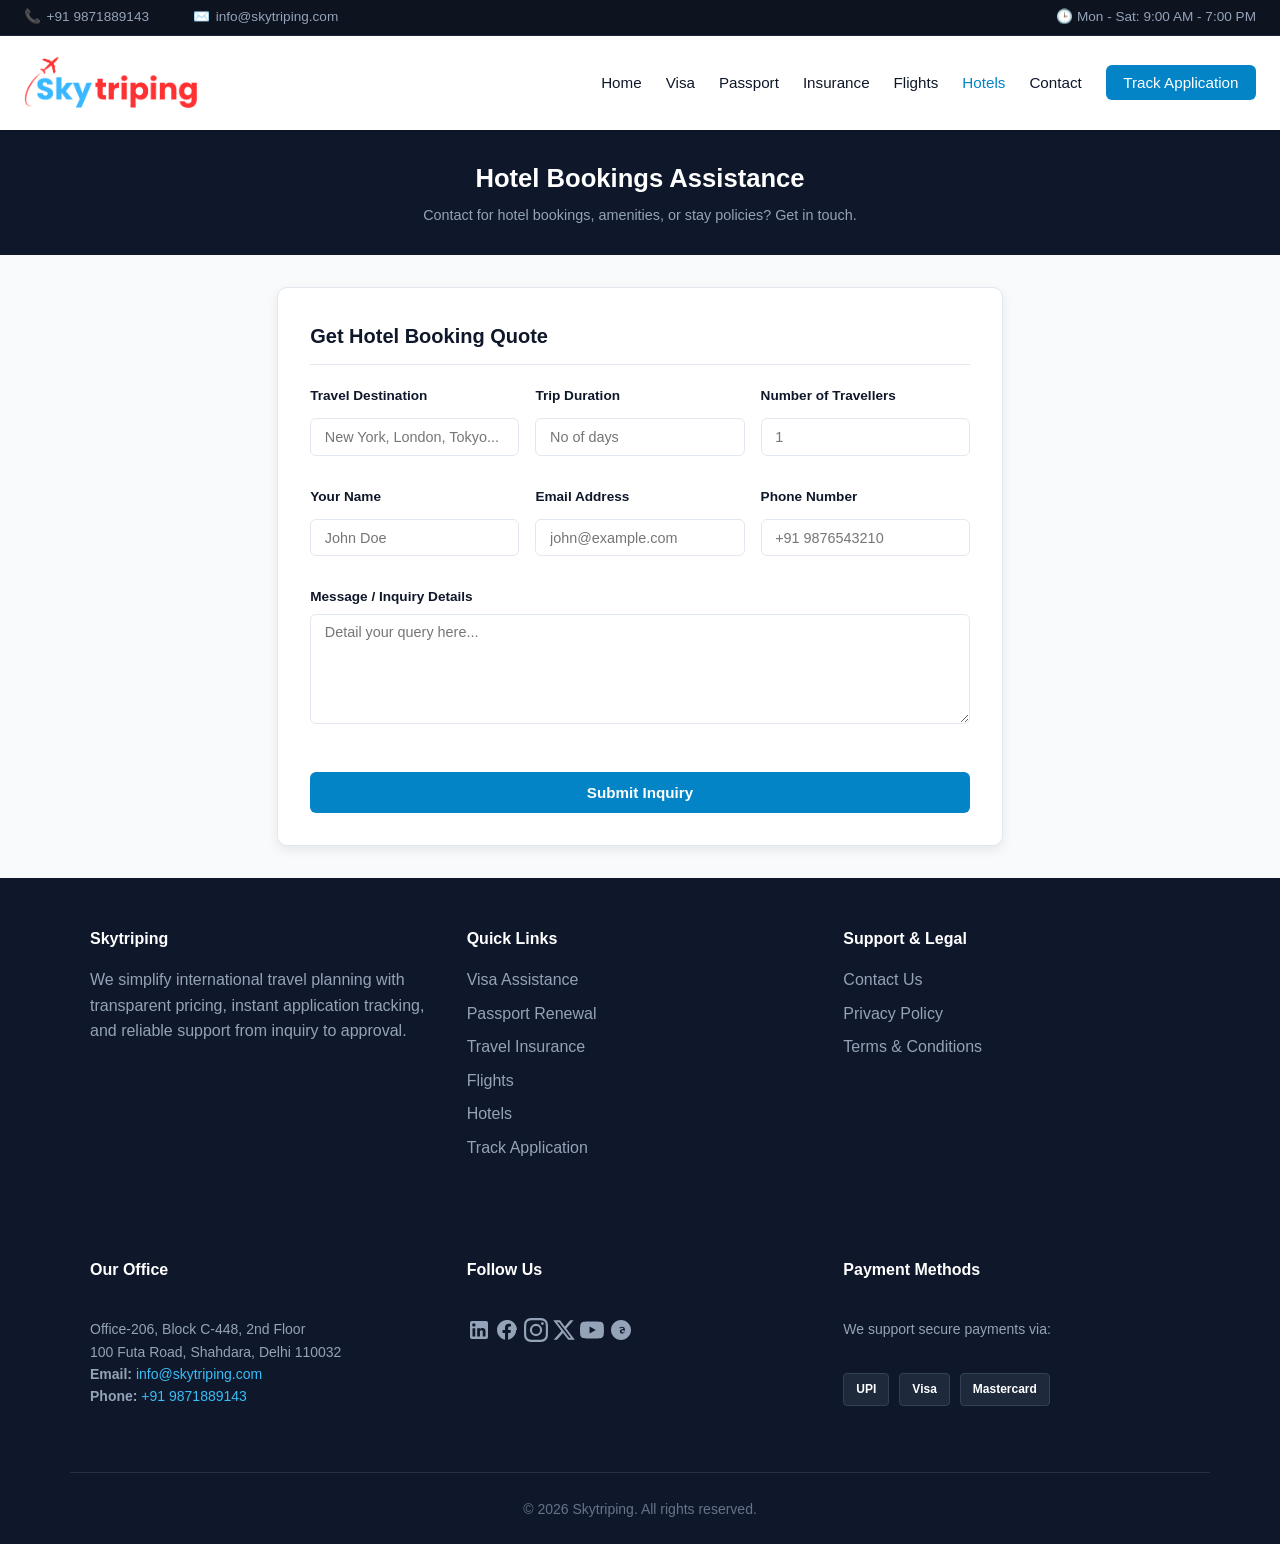
<file: hotel.html>
<!DOCTYPE html>
<html lang="en">
<head>
  <meta charset="UTF-8">
  <meta name="viewport" content="width=device-width, initial-scale=1.0">
  <title>Hotel Bookings Assistance - Skytriping</title>
  <link rel="stylesheet" href="style.css">
</head>
<body>
 <!-- TOP CONTACT LINE -->
    <div class="top-bar">
      <div class="top-bar-container">
        <!-- Left Side: Phone & Email Links -->
        <div class="top-bar-left">
          <a href="tel:+919871889143">
            📞 <span>+91 9871889143</span>
          </a>
          <a href="mailto:info@skytriping.com">
            ✉️ <span>info@skytriping.com</span>
          </a>
        </div>
        <!-- Right Side: Operational Working Hours -->
        <div class="top-bar-right">
          <span>🕒 Mon - Sat: 9:00 AM - 7:00 PM</span>
        </div>
      </div>
    </div>

   <header class="site-header">
    <div class="nav-container">
      <a href="index.html" class="brand-logo">
        <img src="logo.png" alt="Skytriping Logo" class="brand-logo-img">
      </a>

      <!-- Hamburger Toggle Icon for Mobile -->
    <button class="hamburger" id="hamburger-btn" aria-label="Toggle navigation">
      <span></span>
      <span></span>
      <span></span>
    </button>
      
      <nav class="main-nav">
        <ul>
          <li><a href="index.html">Home</a></li>
          <li><a href="visa.html">Visa</a></li>
          <li><a href="passport.html">Passport</a></li>
          <li><a href="insurance.html">Insurance</a></li>
          <li><a href="flights.html">Flights</a></li>
          <li><a href="hotel.html" class="active">Hotels</a></li>
          <li><a href="contact.html">Contact</a></li>
          <!-- NAV ITEM: TRACK APPLICATION -->
          <li><a href="track-application.html" class="btn-nav-action">Track Application</a></li>
        </ul>
      </nav>
    </div>
  </header>

  <!-- COMPACT HEADER BANNER -->
  <section class="page-banner-compact">
    <h1>Hotel Bookings Assistance</h1>
    <p>Contact for hotel bookings, amenities, or stay policies? Get in touch.</p>
  </section>

<!-- CENTERED FORM CONTAINER -->
<main class="contact-container">
  <div class="contact-card">
    <h2>Get Hotel Booking Quote</h2>
    
    <!-- Single top-level form tag with onsubmit handler -->
    <form onsubmit="handleGenericFormSubmit(event, 'Hotel Quote')">
      <!-- 3-Column Inputs Row: Hotel & Trip Details -->
      <div class="form-grid-3">
        <div class="form-group">
          <label for="destination">Travel Destination</label>
          <input type="text" id="destination" name="destination" placeholder="New York, London, Tokyo..." required>
        </div>

        <div class="form-group">
          <label for="tripDuration">Trip Duration</label>
          <input type="number" id="tripDuration" name="tripDuration" placeholder="No of days" required>
        </div>

        <div class="form-group">
          <label for="numTravellers">Number of Travellers</label>
          <input type="number" id="numTravellers" name="numTravellers" placeholder="1" required>
        </div>
      </div>

      <!-- 3-Column Inputs Row: Contact Info -->
      <div class="form-grid-3">
        <div class="form-group">
          <label for="fullName">Your Name</label>
          <input type="text" id="fullName" name="fullName" placeholder="John Doe" required>
        </div>

        <div class="form-group">
          <label for="email">Email Address</label>
          <input type="email" id="email" name="email" placeholder="john@example.com" required>
        </div>

        <div class="form-group">
          <label for="phoneNumber">Phone Number</label>
          <input type="tel" id="phoneNumber" name="phoneNumber" placeholder="+91 9876543210" required>
        </div>
      </div>

      <!-- Full Width Message Textarea -->
      <div class="form-group">
        <label for="message">Message / Inquiry Details</label>
        <textarea id="message" name="message" placeholder="Detail your query here..."></textarea>
      </div>

      <!-- Status Message Container for Success / Failure Alerts -->
      <div class="form-status-msg"></div>

      <!-- Submit Button -->
      <button type="submit" class="btn-submit">Submit Inquiry</button>
    </form>
  </div>
</main>

   <!-- ======================================================================
       GLOBAL FOOTER
       Change corporate details, phone numbers, and footer links here.
       ====================================================================== -->
  <footer class="site-footer">
    <div class="footer-container">
      <div class="footer-col">
        <h4>Skytriping</h4>
        <p>We simplify international travel planning with transparent pricing, instant application tracking, 
         <br>and reliable support from inquiry to approval.</p>
      </div>
      <div class="footer-col">
        <h4>Quick Links</h4>
        <ul>
          <li><a href="visa.html">Visa Assistance</a></li>
          <li><a href="passport.html">Passport Renewal</a></li>
          <li><a href="insurance.html">Travel Insurance</a></li>
          <li><a href="flights.html">Flights</a></li>
          <li><a href="hotel.html">Hotels</a></li>
          <li><a href="track-application.html">Track Application</a></li>
        </ul>
      </div>
      <div class="footer-col">
        <h4>Support & Legal</h4>
        <ul>
          <li><a href="contact.html">Contact Us</a></li>
          <li><a href="privacy-policy.html">Privacy Policy</a></li>
          <li><a href="terms-and-conditions.html">Terms & Conditions</a></li>
        </ul>
      </div>
    </div>
    <footer class="site-footer">
  <div class="footer-container">
    
    <!-- Office Address -->
    <div class="footer-column">
      <h3>Our Office</h3>
      <address class="footer-address">
        Office-206, Block C-448, 2nd Floor <br>
        100 Futa Road, Shahdara, Delhi 110032 <br>
        <strong>Email:</strong> <a href="mailto:info@skytriping.com">info@skytriping.com</a><br>
        <strong>Phone:</strong> <a href="tel:+919871889143">+91 9871889143</a>
      </address>
    </div>

    <!-- Social Media Links -->
   <div class="footer-column">
  <h3>Follow Us</h3>
  <div class="social-icons">
    <!-- LinkedIn -->
    <a href="https://linkedin.com" target="_blank" rel="noopener" aria-label="LinkedIn" class="social-icon icon-linkedin">
      <svg width="24" height="24" viewBox="0 0 24 24" fill="currentColor">
        <path d="M19 3a2 2 0 0 1 2 2v14a2 2 0 0 1-2 2H5a2 2 0 0 1-2-2V5a2 2 0 0 1 2-2h14m-.5 15.5v-5.3a3.26 3.26 0 0 0-3.26-3.26c-.85 0-1.84.52-2.28 1.3v-1.11h-2.79v8.37h2.79v-4.93c0-.77.62-1.4 1.39-1.4a1.4 1.4 0 0 1 1.4 1.4v4.93h2.75M6.88 8.56a1.68 1.68 0 0 0 1.68-1.68c0-.93-.75-1.69-1.68-1.69a1.69 1.69 0 0 0-1.69 1.69c0 .93.76 1.68 1.69 1.68m1.39 9.94v-8.37H5.5v8.37h2.77z"/>
      </svg>
    </a>

    <!-- Facebook -->
    <a href="https://www.facebook.com/skytripinghub" target="_blank" rel="noopener" aria-label="Facebook" class="social-icon icon-facebook">
      <svg width="24" height="24" viewBox="0 0 24 24" fill="currentColor">
        <path d="M22 12c0-5.52-4.48-10-10-10S2 6.48 2 12c0 4.84 3.44 8.87 8 9.8V15H7.5v-3H10V9.69c0-2.5 1.49-3.89 3.77-3.89 1.09 0 2.23.19 2.23.19v2.47h-1.26c-1.24 0-1.63.77-1.63 1.56V12h2.78l-.45 3H13.1v6.8c4.56-.93 8-4.96 8-9.8z"/>
      </svg>
    </a>

    <!-- Instagram -->
    <a href="https://www.instagram.com/skytripinghub/" target="_blank" rel="noopener" aria-label="Instagram" class="social-icon icon-instagram">
      <svg width="24" height="24" viewBox="0 0 24 24" fill="currentColor">
        <path d="M12 2.163c3.204 0 3.584.012 4.85.07 3.252.148 4.771 1.691 4.919 4.919.058 1.265.069 1.645.069 4.849 0 3.205-.012 3.584-.069 4.849-.149 3.225-1.664 4.771-4.919 4.919-1.266.058-1.644.07-4.85.07-3.204 0-3.584-.012-4.849-.07-3.26-.149-4.771-1.699-4.919-4.92-.058-1.265-.07-1.644-.07-4.849 0-3.204.013-3.583.07-4.849.149-3.227 1.664-4.771 4.919-4.919 1.266-.057 1.645-.069 4.849-.069zM12 0C8.741 0 8.333.014 7.053.072 2.695.272.273 2.69.073 7.052.014 8.333 0 8.741 0 12c0 3.259.014 3.668.072 4.948.2 4.358 2.618 6.78 6.98 6.98 1.281.058 1.689.072 4.948.072 3.259 0 3.668-.014 4.948-.072 4.354-.2 6.782-2.618 6.979-6.98.059-1.28.073-1.689.073-4.948 0-3.259-.014-3.667-.072-4.947-.196-4.354-2.617-6.78-6.979-6.98C15.668.014 15.259 0 12 0zm0 5.838a6.162 6.162 0 100 12.324 6.162 6.162 0 000-12.324zM12 16a4 4 0 110-8 4 4 0 010 8zm6.406-11.845a1.44 1.44 0 100 2.881 1.44 1.44 0 000-2.881z"/>
      </svg>
    </a>

    <!-- X (Twitter) -->
    <a href="https://x.com/skytripinghub" target="_blank" rel="noopener" aria-label="X" class="social-icon icon-x">
      <svg width="24" height="24" viewBox="0 0 24 24" fill="currentColor">
        <path d="M18.244 2.25h3.308l-7.227 8.26 8.502 11.24H16.17l-5.214-6.817L4.99 21.75H1.68l7.73-8.835L1.254 2.25H8.08l4.713 6.231zm-1.161 17.52h1.833L7.084 4.126H5.117z"/>
      </svg>
    </a>

    <!-- YouTube -->
    <a href="https://www.youtube.com/@skytripinghub" target="_blank" rel="noopener" aria-label="YouTube" class="social-icon icon-youtube">
      <svg width="24" height="24" viewBox="0 0 24 24" fill="currentColor">
        <path d="M23.498 6.186a3.016 3.016 0 00-2.122-2.136C19.505 3.545 12 3.545 12 3.545s-7.505 0-9.377.505A3.017 3.017 0 00.502 6.186C0 8.07 0 12 0 12s0 3.93.502 5.814a3.016 3.016 0 002.122 2.136c1.871.505 9.376.505 9.376.505s7.505 0 9.377-.505a3.015 3.015 0 002.122-2.136C24 15.93 24 12 24 12s0-3.93-.502-5.814zM9.545 15.568V8.432L15.818 12l-6.273 3.568z"/>
      </svg>
    </a>

    <!-- Threads -->
    <a href="https://www.threads.com/@skytripinghub" target="_blank" rel="noopener" aria-label="Threads" class="social-icon icon-threads">
      <svg width="24" height="24" viewBox="0 0 24 24" fill="currentColor">
        <path d="M12 2C6.477 2 2 6.477 2 12s4.477 10 10 10 10-4.477 10-10S17.523 2 12 2zm3.84 10.38c-.08 1.84-1.15 3.24-2.84 3.24-1.25 0-2.13-.88-2.13-2.12 0-1.63 1.34-2.48 3.32-2.48h.08v-.21c0-.62-.43-1.02-1.27-1.02-.73 0-1.42.27-2.02.73l-.7-.84c.82-.67 1.84-1.05 2.92-1.05 1.62 0 2.62.88 2.62 2.37v3.38h-1.48v-1.15zm-1.57-.22c-1.11 0-1.81.42-1.81 1.25 0 .55.37.93.98.93.81 0 1.38-.61 1.38-1.55v-.63h-.55z"/>
      </svg>
    </a>
  </div>
</div>

    <!-- Payment Gateways -->
    <div class="footer-column">
      <h3>Payment Methods</h3>
      <p class="payment-text">We support secure payments via:</p>
      <div class="payment-icons">
        <span class="payment-badge">UPI</span>
        <span class="payment-badge">Visa</span>
        <span class="payment-badge">Mastercard</span>
      </div>
    </div>

  </div>
</footer>

    <div class="footer-bottom">
      <p>&copy; 2026 Skytriping. All rights reserved.</p>
    </div>
  </footer>


  </div>
</footer>

  <!-- Make sure this line exists at the bottom conecting submit with inquiry -->
<script src="script.js"></script>

<script src="script.js?v=3.0"></script>
</body>
</html>
</file>
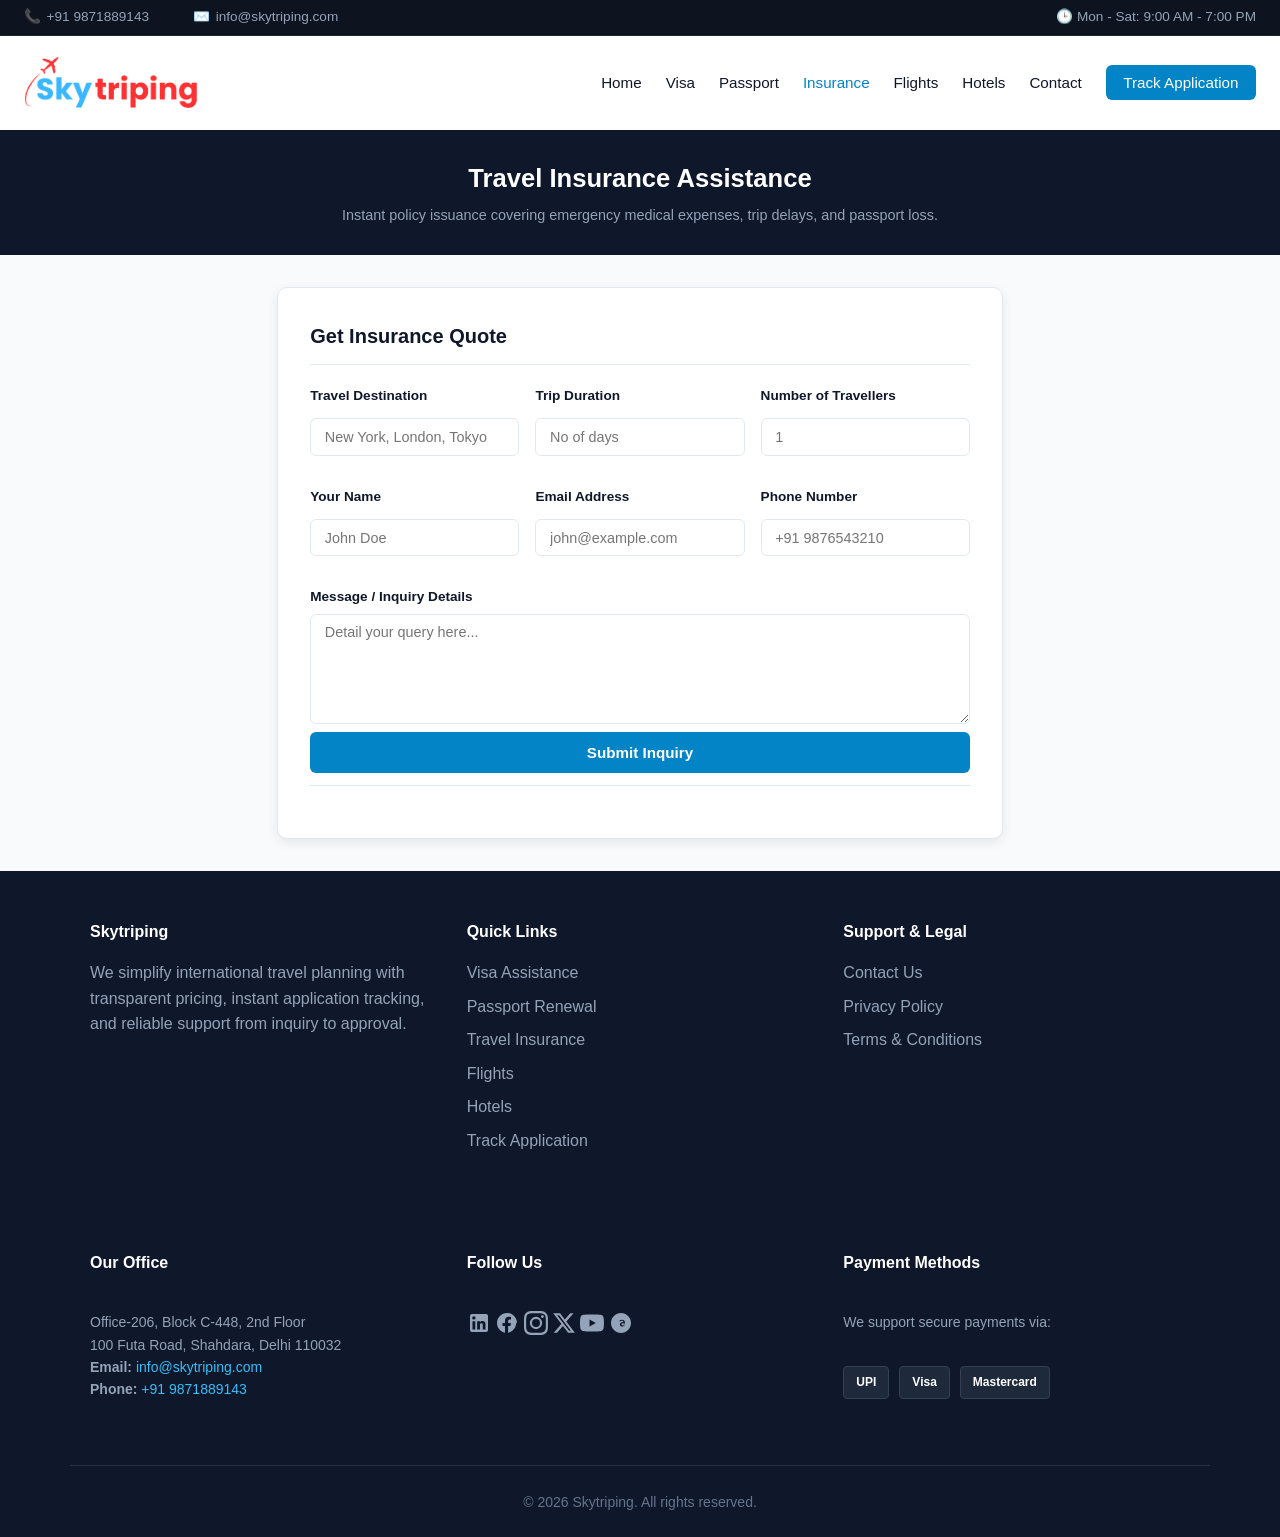
<file: insurance.html>
<!DOCTYPE html>
<html lang="en">
<head>
  <meta charset="UTF-8">
  <meta name="viewport" content="width=device-width, initial-scale=1.0">
  <title>Travel Insurance - Skytriping</title>
  <link rel="stylesheet" href="style.css">
</head>
<body>
 <!-- TOP CONTACT LINE -->
    <div class="top-bar">
      <div class="top-bar-container">
        <!-- Left Side: Phone & Email Links -->
        <div class="top-bar-left">
          <a href="tel:+919871889143">
            📞 <span>+91 9871889143</span>
          </a>
          <a href="mailto:info@skytriping.com">
            ✉️ <span>info@skytriping.com</span>
          </a>
        </div>
        <!-- Right Side: Operational Working Hours -->
        <div class="top-bar-right">
          <span>🕒 Mon - Sat: 9:00 AM - 7:00 PM</span>
        </div>
      </div>
    </div>

   <header class="site-header">
    <div class="nav-container">
      <a href="index.html" class="brand-logo">
        <img src="logo.png" alt="Skytriping Logo" class="brand-logo-img">
      </a>

      <!-- Hamburger Toggle Icon for Mobile -->
    <button class="hamburger" id="hamburger-btn" aria-label="Toggle navigation">
      <span></span>
      <span></span>
      <span></span>
    </button>
 
      <nav class="main-nav">
        <ul>
          <li><a href="index.html">Home</a></li>
          <li><a href="visa.html">Visa</a></li>
          <li><a href="passport.html">Passport</a></li>
          <li><a href="insurance.html" class="active">Insurance</a></li>
          <li><a href="flights.html">Flights</a></li>
          <li><a href="hotel.html">Hotels</a></li>
          <li><a href="contact.html">Contact</a></li>
          <!-- NAV ITEM: TRACK APPLICATION -->
          <li><a href="track-application.html" class="btn-nav-action">Track Application</a></li>
        </ul>
      </nav>
    </div>
  </header>

  <!-- COMPACT HEADER BANNER -->
  <section class="page-banner-compact">
    <h1>Travel Insurance Assistance</h1>
    <p>Instant policy issuance covering emergency medical expenses, trip delays, and passport loss.</p>
  </section>
  <!-- CENTERED FORM CONTAINER -->
       <main class="contact-container">
       <div class="contact-card">
        <h2>Get Insurance Quote<h2>
        <!-- Submit Button -->
        <form onsubmit="handleGenericFormSubmit(event, 'Insurance Quote')">
      
      <form action="#" method="POST">
        <!-- 3-Column Inputs Row -->
        
        <div class="form-grid-3">
          <div class="form-group">
            <label for="name">Travel Destination</label>
            <input type="text" id="name" name="name" placeholder="New York, London, Tokyo" required>
          </div>

          <div class="form-group">
            <label for="trip-duration">Trip Duration</label>
            <input type="number" id="trip-duration" name="trip-duration" placeholder="No of days" required>
          </div>

          <div class="form-group">
            <label for="refId">Number of Travellers</label>
            <input type="number" id="refId" name="refId" placeholder="1" required>
          </div>
        </div>

        <div class="form-grid-3">
          <div class="form-group">
            <label for="name">Your Name</label>
            <input type="text" id="name" name="name" placeholder="John Doe" required>
          </div>

          <div class="form-group">
            <label for="email">Email Address</label>
            <input type="email" id="email" name="email" placeholder="john@example.com" required>
          </div>
            <div class="form-group">
                <label for="phone">Phone Number</label>
                <input type="tel" id="phone" name="phone" placeholder="+91 9876543210" required>
            </div>
        </div>

        <!-- Full Width Message Textarea -->
        <div class="form-group">
          <label for="message">Message / Inquiry Details</label>
          <textarea id="message" name="message" placeholder="Detail your query here..." required></textarea>
        </div>

          <button type="submit" class="btn-submit">Submit Inquiry</button>
        </form>
      </form>
    </div>
  </main>

  <!-- FOOTER NAVIGATION -->
  <footer class="site-footer">
    <div class="footer-container">
      <div class="footer-col">
        <h4>Skytriping</h4>
        <p>We simplify international travel planning with transparent pricing, instant application tracking, 
         <br>and reliable support from inquiry to approval.</p>
      </div>
      <div class="footer-col">
        <h4>Quick Links</h4>
        <ul>
          <li><a href="visa.html">Visa Assistance</a></li>
          <li><a href="passport.html">Passport Renewal</a></li>
          <li><a href="insurance.html">Travel Insurance</a></li>
          <li><a href="flights.html">Flights</a></li>
          <li><a href="hotel.html">Hotels</a></li>
          <li><a href="track-application.html">Track Application</a></li>
        </ul>
      </div>
      <div class="footer-col">
        <h4>Support & Legal</h4>
        <ul>
          <li><a href="contact.html">Contact Us</a></li>
          <li><a href="privacy-policy.html">Privacy Policy</a></li>
          <li><a href="terms-and-conditions.html">Terms & Conditions</a></li>
        </ul>
      </div>
    </div>

<footer class="site-footer">
  <div class="footer-container">
    
    <!-- Office Address -->
    <div class="footer-column">
      <h3>Our Office</h3>
      <address class="footer-address">
        Office-206, Block C-448, 2nd Floor <br>
        100 Futa Road, Shahdara, Delhi 110032 <br>
        <strong>Email:</strong> <a href="mailto:info@skytriping.com">info@skytriping.com</a><br>
        <strong>Phone:</strong> <a href="tel:+919871889143">+91 9871889143</a>
      </address>
    </div>

    <!-- Social Media Links -->
   <div class="footer-column">
  <h3>Follow Us</h3>
  <div class="social-icons">
    <!-- LinkedIn -->
    <a href="https://linkedin.com" target="_blank" rel="noopener" aria-label="LinkedIn" class="social-icon icon-linkedin">
      <svg width="24" height="24" viewBox="0 0 24 24" fill="currentColor">
        <path d="M19 3a2 2 0 0 1 2 2v14a2 2 0 0 1-2 2H5a2 2 0 0 1-2-2V5a2 2 0 0 1 2-2h14m-.5 15.5v-5.3a3.26 3.26 0 0 0-3.26-3.26c-.85 0-1.84.52-2.28 1.3v-1.11h-2.79v8.37h2.79v-4.93c0-.77.62-1.4 1.39-1.4a1.4 1.4 0 0 1 1.4 1.4v4.93h2.75M6.88 8.56a1.68 1.68 0 0 0 1.68-1.68c0-.93-.75-1.69-1.68-1.69a1.69 1.69 0 0 0-1.69 1.69c0 .93.76 1.68 1.69 1.68m1.39 9.94v-8.37H5.5v8.37h2.77z"/>
      </svg>
    </a>

    <!-- Facebook -->
    <a href="https://www.facebook.com/skytripinghub" target="_blank" rel="noopener" aria-label="Facebook" class="social-icon icon-facebook">
      <svg width="24" height="24" viewBox="0 0 24 24" fill="currentColor">
        <path d="M22 12c0-5.52-4.48-10-10-10S2 6.48 2 12c0 4.84 3.44 8.87 8 9.8V15H7.5v-3H10V9.69c0-2.5 1.49-3.89 3.77-3.89 1.09 0 2.23.19 2.23.19v2.47h-1.26c-1.24 0-1.63.77-1.63 1.56V12h2.78l-.45 3H13.1v6.8c4.56-.93 8-4.96 8-9.8z"/>
      </svg>
    </a>

    <!-- Instagram -->
    <a href="https://www.instagram.com/skytripinghub/" target="_blank" rel="noopener" aria-label="Instagram" class="social-icon icon-instagram">
      <svg width="24" height="24" viewBox="0 0 24 24" fill="currentColor">
        <path d="M12 2.163c3.204 0 3.584.012 4.85.07 3.252.148 4.771 1.691 4.919 4.919.058 1.265.069 1.645.069 4.849 0 3.205-.012 3.584-.069 4.849-.149 3.225-1.664 4.771-4.919 4.919-1.266.058-1.644.07-4.85.07-3.204 0-3.584-.012-4.849-.07-3.26-.149-4.771-1.699-4.919-4.92-.058-1.265-.07-1.644-.07-4.849 0-3.204.013-3.583.07-4.849.149-3.227 1.664-4.771 4.919-4.919 1.266-.057 1.645-.069 4.849-.069zM12 0C8.741 0 8.333.014 7.053.072 2.695.272.273 2.69.073 7.052.014 8.333 0 8.741 0 12c0 3.259.014 3.668.072 4.948.2 4.358 2.618 6.78 6.98 6.98 1.281.058 1.689.072 4.948.072 3.259 0 3.668-.014 4.948-.072 4.354-.2 6.782-2.618 6.979-6.98.059-1.28.073-1.689.073-4.948 0-3.259-.014-3.667-.072-4.947-.196-4.354-2.617-6.78-6.979-6.98C15.668.014 15.259 0 12 0zm0 5.838a6.162 6.162 0 100 12.324 6.162 6.162 0 000-12.324zM12 16a4 4 0 110-8 4 4 0 010 8zm6.406-11.845a1.44 1.44 0 100 2.881 1.44 1.44 0 000-2.881z"/>
      </svg>
    </a>

    <!-- X (Twitter) -->
    <a href="https://x.com/skytripinghub" target="_blank" rel="noopener" aria-label="X" class="social-icon icon-x">
      <svg width="24" height="24" viewBox="0 0 24 24" fill="currentColor">
        <path d="M18.244 2.25h3.308l-7.227 8.26 8.502 11.24H16.17l-5.214-6.817L4.99 21.75H1.68l7.73-8.835L1.254 2.25H8.08l4.713 6.231zm-1.161 17.52h1.833L7.084 4.126H5.117z"/>
      </svg>
    </a>

    <!-- YouTube -->
    <a href="https://www.youtube.com/@skytripinghub" target="_blank" rel="noopener" aria-label="YouTube" class="social-icon icon-youtube">
      <svg width="24" height="24" viewBox="0 0 24 24" fill="currentColor">
        <path d="M23.498 6.186a3.016 3.016 0 00-2.122-2.136C19.505 3.545 12 3.545 12 3.545s-7.505 0-9.377.505A3.017 3.017 0 00.502 6.186C0 8.07 0 12 0 12s0 3.93.502 5.814a3.016 3.016 0 002.122 2.136c1.871.505 9.376.505 9.376.505s7.505 0 9.377-.505a3.015 3.015 0 002.122-2.136C24 15.93 24 12 24 12s0-3.93-.502-5.814zM9.545 15.568V8.432L15.818 12l-6.273 3.568z"/>
      </svg>
    </a>

    <!-- Threads -->
    <a href="https://www.threads.com/@skytripinghub" target="_blank" rel="noopener" aria-label="Threads" class="social-icon icon-threads">
      <svg width="24" height="24" viewBox="0 0 24 24" fill="currentColor">
        <path d="M12 2C6.477 2 2 6.477 2 12s4.477 10 10 10 10-4.477 10-10S17.523 2 12 2zm3.84 10.38c-.08 1.84-1.15 3.24-2.84 3.24-1.25 0-2.13-.88-2.13-2.12 0-1.63 1.34-2.48 3.32-2.48h.08v-.21c0-.62-.43-1.02-1.27-1.02-.73 0-1.42.27-2.02.73l-.7-.84c.82-.67 1.84-1.05 2.92-1.05 1.62 0 2.62.88 2.62 2.37v3.38h-1.48v-1.15zm-1.57-.22c-1.11 0-1.81.42-1.81 1.25 0 .55.37.93.98.93.81 0 1.38-.61 1.38-1.55v-.63h-.55z"/>
      </svg>
    </a>
  </div>
</div>

    <!-- Payment Gateways -->
    <div class="footer-column">
      <h3>Payment Methods</h3>
      <p class="payment-text">We support secure payments via:</p>
      <div class="payment-icons">
        <span class="payment-badge">UPI</span>
        <span class="payment-badge">Visa</span>
        <span class="payment-badge">Mastercard</span>
      </div>
    </div>

  </div>
</footer>

    <div class="footer-bottom">
      <p>&copy; 2026 Skytriping. All rights reserved.</p>
    </div>
  </footer>
 
   <!-- Make sure this line exists at the bottom conecting submit with inquiry -->
<script src="script.js"></script>

<script src="script.js?v=3.0"></script>
</body>
</html>
</file>
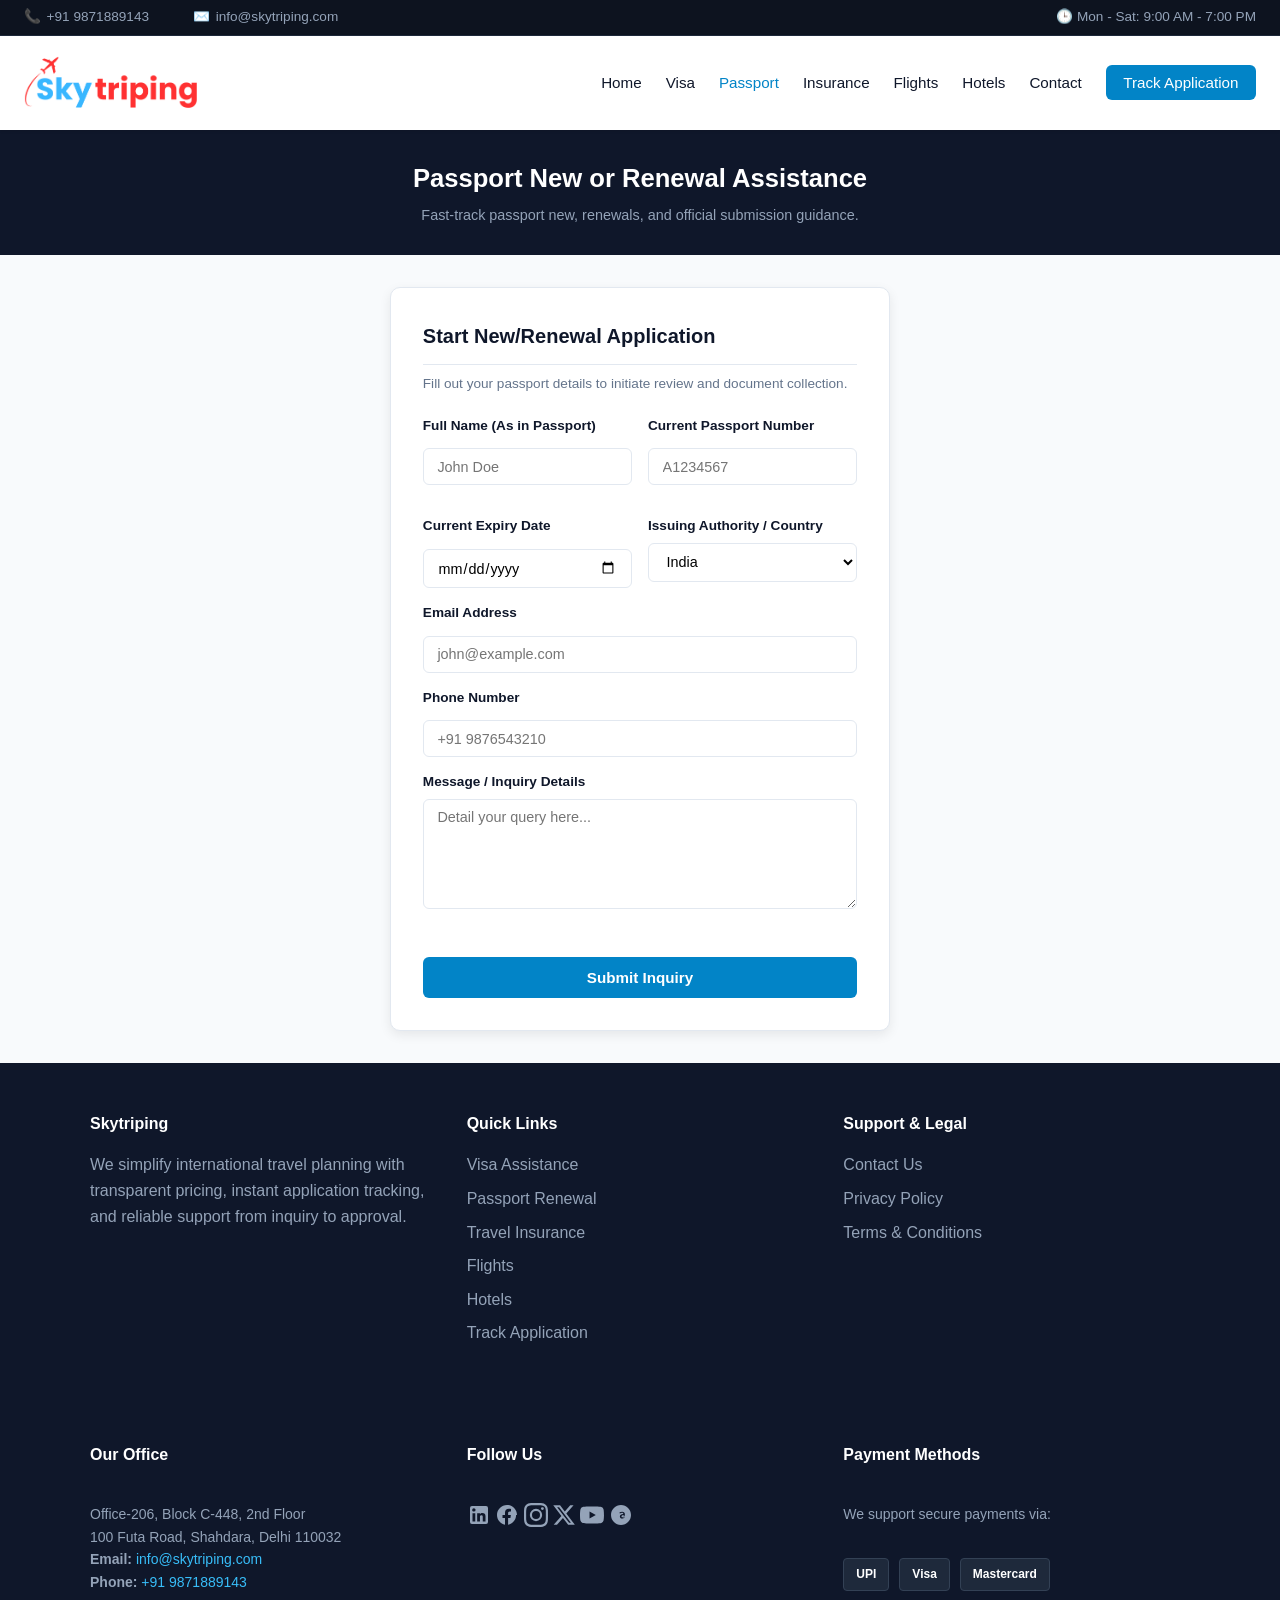
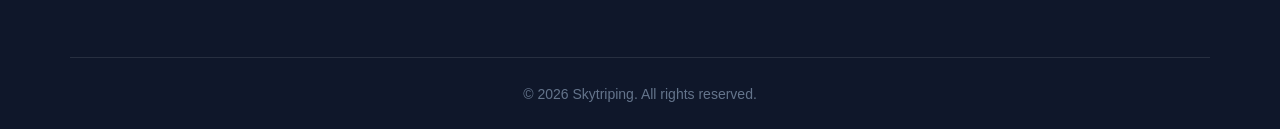
<file: passport.html>
<!DOCTYPE html>
<html lang="en">
<head>
  <meta charset="UTF-8">
  <meta name="viewport" content="width=device-width, initial-scale=1.0">
  <title>Passport New or Renewal - Skytriping</title>
  <link rel="stylesheet" href="style.css">
</head>
<body>

<!-- TOP CONTACT LINE -->
    <div class="top-bar">
      <div class="top-bar-container">
        <!-- Left Side: Phone & Email Links -->
        <div class="top-bar-left">
          <a href="tel:+919871889143">
            📞 <span>+91 9871889143</span>
          </a>
          <a href="mailto:info@skytriping.com">
            ✉️ <span>info@skytriping.com</span>
          </a>
        </div>
        <!-- Right Side: Operational Working Hours -->
        <div class="top-bar-right">
          <span>🕒 Mon - Sat: 9:00 AM - 7:00 PM</span>
        </div>
      </div>
    </div>

   <header class="site-header">
    <div class="nav-container">
      <a href="index.html" class="brand-logo">
        <img src="logo.png" alt="Skytriping Logo" class="brand-logo-img">
      </a>

      <!-- Hamburger Toggle Icon for Mobile -->
    <button class="hamburger" id="hamburger-btn" aria-label="Toggle navigation">
      <span></span>
      <span></span>
      <span></span>
    </button>

      <nav class="main-nav">
        <ul>
          <li><a href="index.html">Home</a></li>
          <li><a href="visa.html">Visa</a></li>
          <li><a href="passport.html" class="active">Passport</a></li>
          <li><a href="insurance.html">Insurance</a></li>
          <li><a href="flights.html">Flights</a></li>
          <li><a href="hotel.html">Hotels</a></li>
          <li><a href="contact.html">Contact</a></li>
          <!-- NAV ITEM: TRACK APPLICATION -->
          <li><a href="track-application.html" class="btn-nav-action">Track Application</a></li>
        </ul>
      </nav>
    </div>
  </header>

  <!-- COMPACT HEADER BANNER -->
  <section class="page-banner-compact">
    <h1>Passport New or Renewal Assistance</h1>
    <p>Fast-track passport new, renewals, and official submission guidance.</p>
  </section>

  <!-- CENTERED FORM CONTAINER -->
<main class="page-form-container">
  <div class="page-form-card">
    <h2>Start New/Renewal Application</h2>
    <p class="form-subtitle">Fill out your passport details to initiate review and document collection.</p>
    
    <!-- Single top-level form tag with onsubmit -->
    <form onsubmit="handleGenericFormSubmit(event, 'Passport Service')">
      <!-- 2x2 Inputs Grid -->
      <div class="form-grid-2">
        <div class="form-group">
          <label for="fullName">Full Name (As in Passport)</label>
          <input type="text" id="fullName" name="fullName" placeholder="John Doe" required>
        </div>

        <div class="form-group">
          <label for="passportNumber">Current Passport Number</label>
          <input type="text" id="passportNumber" name="passportNumber" placeholder="A1234567" required>
        </div>

        <div class="form-group">
          <label for="expiryDate">Current Expiry Date</label>
          <input type="date" id="expiryDate" name="expiryDate" required>
        </div>

        <div class="form-group">
          <label for="issuingAuthority">Issuing Authority / Country</label>
          <select id="issuingAuthority" name="issuingAuthority" required>
            <option value="India" selected>India</option>
            <option value="UAE">UAE</option>
            <option value="Other">Other</option>
          </select>
        </div>
      </div>

      <div class="form-group">
        <label for="email">Email Address</label>
        <input type="email" id="email" name="email" placeholder="john@example.com" required>
      </div>

      <div class="form-group">
        <label for="phoneNumber">Phone Number</label>
        <input type="tel" id="phoneNumber" name="phoneNumber" placeholder="+91 9876543210" required>
      </div>

      <!-- File Upload Field (Optional for inquiry)
      <div class="form-group margin-top-md">
        <label for="passportScans">Upload Front & Back Passport Scans (PDF / JPG)</label>
        <input type="file" id="passportScans" name="passportScans" accept=".pdf,.jpg,.jpeg,.png" multiple class="file-input">
      </div> -->

      <!-- Full Width Message Textarea -->
      <div class="form-group">
        <label for="message">Message / Inquiry Details</label>
        <textarea id="message" name="message" placeholder="Detail your query here..."></textarea>
      </div>

      <!-- Status Message Container for Success / Failure Alerts -->
      <div class="form-status-msg"></div>

      <!-- Submit Button -->
      <button type="submit" class="btn-submit">Submit Inquiry</button>
    </form>
  </div>
</main>

  <!-- FOOTER NAVIGATION -->
  <footer class="site-footer">
    <div class="footer-container">
      <div class="footer-col">
        <h4>Skytriping</h4>
        <p>We simplify international travel planning with transparent pricing, instant application tracking, 
         <br>and reliable support from inquiry to approval.</p>
      </div>
      <div class="footer-col">
        <h4>Quick Links</h4>
        <ul>
          <li><a href="visa.html">Visa Assistance</a></li>
          <li><a href="passport.html">Passport Renewal</a></li>
          <li><a href="insurance.html">Travel Insurance</a></li>
          <li><a href="flights.html">Flights</a></li>
          <li><a href="hotel.html">Hotels</a></li>
          <li><a href="track-application.html">Track Application</a></li>
        </ul>
      </div>
      <div class="footer-col">
        <h4>Support & Legal</h4>
        <ul>
          <li><a href="contact.html">Contact Us</a></li>
          <li><a href="privacy-policy.html">Privacy Policy</a></li>
          <li><a href="terms-and-conditions.html">Terms & Conditions</a></li>
        </ul>
      </div>
    </div>

<footer class="site-footer">
  <div class="footer-container">
    
    <!-- Office Address -->
    <div class="footer-column">
      <h3>Our Office</h3>
      <address class="footer-address">
        Office-206, Block C-448, 2nd Floor <br>
        100 Futa Road, Shahdara, Delhi 110032 <br>
        <strong>Email:</strong> <a href="mailto:info@skytriping.com">info@skytriping.com</a><br>
        <strong>Phone:</strong> <a href="tel:+919871889143">+91 9871889143</a>
      </address>
    </div>

    <!-- Social Media Links -->
   <div class="footer-column">
  <h3>Follow Us</h3>
  <div class="social-icons">
    <!-- LinkedIn -->
    <a href="https://linkedin.com" target="_blank" rel="noopener" aria-label="LinkedIn" class="social-icon icon-linkedin">
      <svg width="24" height="24" viewBox="0 0 24 24" fill="currentColor">
        <path d="M19 3a2 2 0 0 1 2 2v14a2 2 0 0 1-2 2H5a2 2 0 0 1-2-2V5a2 2 0 0 1 2-2h14m-.5 15.5v-5.3a3.26 3.26 0 0 0-3.26-3.26c-.85 0-1.84.52-2.28 1.3v-1.11h-2.79v8.37h2.79v-4.93c0-.77.62-1.4 1.39-1.4a1.4 1.4 0 0 1 1.4 1.4v4.93h2.75M6.88 8.56a1.68 1.68 0 0 0 1.68-1.68c0-.93-.75-1.69-1.68-1.69a1.69 1.69 0 0 0-1.69 1.69c0 .93.76 1.68 1.69 1.68m1.39 9.94v-8.37H5.5v8.37h2.77z"/>
      </svg>
    </a>

    <!-- Facebook -->
    <a href="https://www.facebook.com/skytripinghub" target="_blank" rel="noopener" aria-label="Facebook" class="social-icon icon-facebook">
      <svg width="24" height="24" viewBox="0 0 24 24" fill="currentColor">
        <path d="M22 12c0-5.52-4.48-10-10-10S2 6.48 2 12c0 4.84 3.44 8.87 8 9.8V15H7.5v-3H10V9.69c0-2.5 1.49-3.89 3.77-3.89 1.09 0 2.23.19 2.23.19v2.47h-1.26c-1.24 0-1.63.77-1.63 1.56V12h2.78l-.45 3H13.1v6.8c4.56-.93 8-4.96 8-9.8z"/>
      </svg>
    </a>

    <!-- Instagram -->
    <a href="https://www.instagram.com/skytripinghub/" target="_blank" rel="noopener" aria-label="Instagram" class="social-icon icon-instagram">
      <svg width="24" height="24" viewBox="0 0 24 24" fill="currentColor">
        <path d="M12 2.163c3.204 0 3.584.012 4.85.07 3.252.148 4.771 1.691 4.919 4.919.058 1.265.069 1.645.069 4.849 0 3.205-.012 3.584-.069 4.849-.149 3.225-1.664 4.771-4.919 4.919-1.266.058-1.644.07-4.85.07-3.204 0-3.584-.012-4.849-.07-3.26-.149-4.771-1.699-4.919-4.92-.058-1.265-.07-1.644-.07-4.849 0-3.204.013-3.583.07-4.849.149-3.227 1.664-4.771 4.919-4.919 1.266-.057 1.645-.069 4.849-.069zM12 0C8.741 0 8.333.014 7.053.072 2.695.272.273 2.69.073 7.052.014 8.333 0 8.741 0 12c0 3.259.014 3.668.072 4.948.2 4.358 2.618 6.78 6.98 6.98 1.281.058 1.689.072 4.948.072 3.259 0 3.668-.014 4.948-.072 4.354-.2 6.782-2.618 6.979-6.98.059-1.28.073-1.689.073-4.948 0-3.259-.014-3.667-.072-4.947-.196-4.354-2.617-6.78-6.979-6.98C15.668.014 15.259 0 12 0zm0 5.838a6.162 6.162 0 100 12.324 6.162 6.162 0 000-12.324zM12 16a4 4 0 110-8 4 4 0 010 8zm6.406-11.845a1.44 1.44 0 100 2.881 1.44 1.44 0 000-2.881z"/>
      </svg>
    </a>

    <!-- X (Twitter) -->
    <a href="https://x.com/skytripinghub" target="_blank" rel="noopener" aria-label="X" class="social-icon icon-x">
      <svg width="24" height="24" viewBox="0 0 24 24" fill="currentColor">
        <path d="M18.244 2.25h3.308l-7.227 8.26 8.502 11.24H16.17l-5.214-6.817L4.99 21.75H1.68l7.73-8.835L1.254 2.25H8.08l4.713 6.231zm-1.161 17.52h1.833L7.084 4.126H5.117z"/>
      </svg>
    </a>

    <!-- YouTube -->
    <a href="https://www.youtube.com/@skytripinghub" target="_blank" rel="noopener" aria-label="YouTube" class="social-icon icon-youtube">
      <svg width="24" height="24" viewBox="0 0 24 24" fill="currentColor">
        <path d="M23.498 6.186a3.016 3.016 0 00-2.122-2.136C19.505 3.545 12 3.545 12 3.545s-7.505 0-9.377.505A3.017 3.017 0 00.502 6.186C0 8.07 0 12 0 12s0 3.93.502 5.814a3.016 3.016 0 002.122 2.136c1.871.505 9.376.505 9.376.505s7.505 0 9.377-.505a3.015 3.015 0 002.122-2.136C24 15.93 24 12 24 12s0-3.93-.502-5.814zM9.545 15.568V8.432L15.818 12l-6.273 3.568z"/>
      </svg>
    </a>

    <!-- Threads -->
    <a href="https://www.threads.com/@skytripinghub" target="_blank" rel="noopener" aria-label="Threads" class="social-icon icon-threads">
      <svg width="24" height="24" viewBox="0 0 24 24" fill="currentColor">
        <path d="M12 2C6.477 2 2 6.477 2 12s4.477 10 10 10 10-4.477 10-10S17.523 2 12 2zm3.84 10.38c-.08 1.84-1.15 3.24-2.84 3.24-1.25 0-2.13-.88-2.13-2.12 0-1.63 1.34-2.48 3.32-2.48h.08v-.21c0-.62-.43-1.02-1.27-1.02-.73 0-1.42.27-2.02.73l-.7-.84c.82-.67 1.84-1.05 2.92-1.05 1.62 0 2.62.88 2.62 2.37v3.38h-1.48v-1.15zm-1.57-.22c-1.11 0-1.81.42-1.81 1.25 0 .55.37.93.98.93.81 0 1.38-.61 1.38-1.55v-.63h-.55z"/>
      </svg>
    </a>
  </div>
</div>

    <!-- Payment Gateways -->
    <div class="footer-column">
      <h3>Payment Methods</h3>
      <p class="payment-text">We support secure payments via:</p>
      <div class="payment-icons">
        <span class="payment-badge">UPI</span>
        <span class="payment-badge">Visa</span>
        <span class="payment-badge">Mastercard</span>
      </div>
    </div>

  </div>
</footer>

    <div class="footer-bottom">
      <p>&copy; 2026 Skytriping. All rights reserved.</p>
    </div>
  </footer>

   <!-- Make sure this line exists at the bottom conecting submit with inquiry -->
    <script src="script.js"></script>
 <script src="script.js?v=3.0"></script>
</body>
</html>
</file>
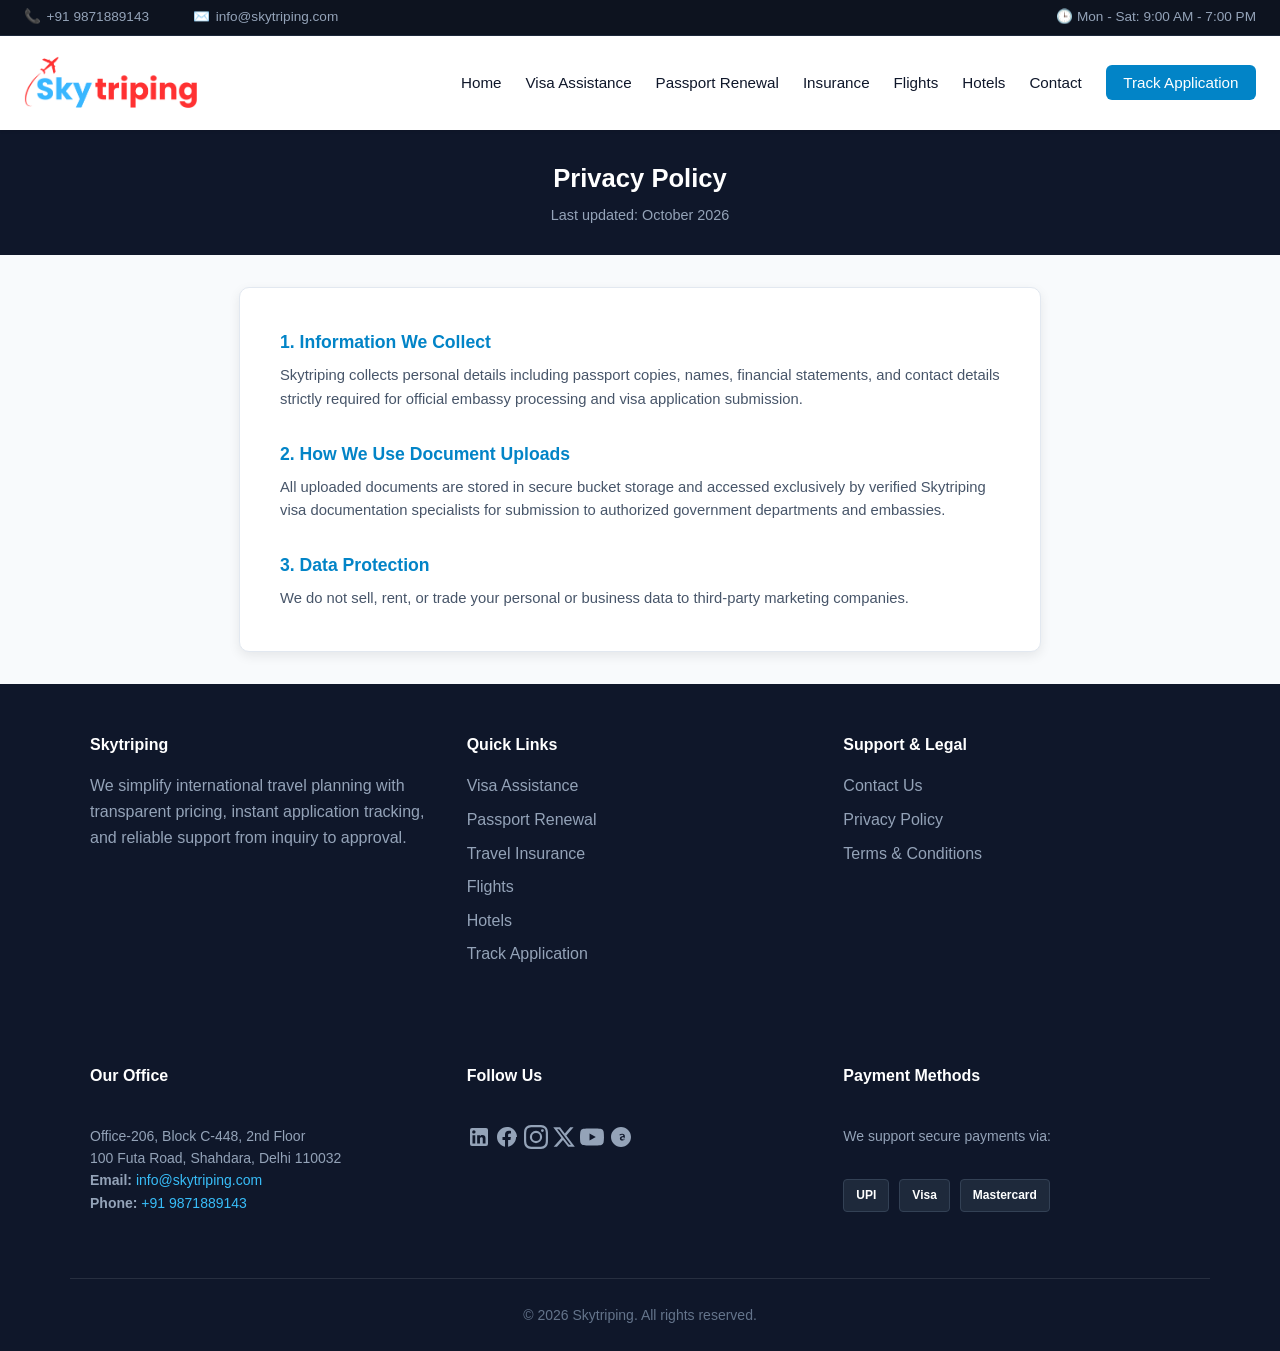
<file: privacy-policy.html>
<!DOCTYPE html>
<html lang="en">
<head>
  <meta charset="UTF-8">
  <meta name="viewport" content="width=device-width, initial-scale=1.0">
  <title>Privacy Policy - Skytriping</title>
  <link rel="stylesheet" href="style.css">
</head>
<body>

 <!-- TOP CONTACT LINE -->
    <div class="top-bar">
      <div class="top-bar-container">
        <!-- Left Side: Phone & Email Links -->
        <div class="top-bar-left">
          <a href="tel:+919871889143">
            📞 <span>+91 9871889143</span>
          </a>
          <a href="mailto:info@skytriping.com">
            ✉️ <span>info@skytriping.com</span>
          </a>
        </div>
        <!-- Right Side: Operational Working Hours -->
        <div class="top-bar-right">
          <span>🕒 Mon - Sat: 9:00 AM - 7:00 PM</span>
        </div>
      </div>
    </div>

  <!-- HEADER NAVIGATION -->
  <header class="site-header">
    <div class="nav-container">
      <a href="index.html" class="brand-logo">
      <img src="logo.png" alt="Skytriping Logo" class="brand-logo-img">
      </a>
      <nav class="main-nav">
        <ul>
          <li><a href="index.html">Home</a></li>
          <li><a href="visa.html">Visa Assistance</a></li>
          <li><a href="passport.html">Passport Renewal</a></li>
          <li><a href="insurance.html">Insurance</a></li>
          <li><a href="flights.html">Flights</a></li>
          <li><a href="hotel.html">Hotels</a></li>
          <li><a href="contact.html">Contact</a></li>
          <!-- NAV ITEM: TRACK APPLICATION -->
          <li><a href="track-application.html" class="btn-nav-action">Track Application</a></li>
        </ul>
      </nav>
    </div>
  </header>

  <!-- COMPACT HEADER BANNER -->
  <section class="page-banner-compact">
    <h1>Privacy Policy</h1>
    <p>Last updated: October 2026</p>
  </section>

  <!-- CENTERED CONTENT CONTAINER -->
  <main class="page-form-container">
    <div class="page-form-card legal-content">
      
      <section class="policy-section">
        <h3>1. Information We Collect</h3>
        <p>Skytriping collects personal details including passport copies, names, financial statements, and contact details strictly required for official embassy processing and visa application submission.</p>
      </section>

      <section class="policy-section">
        <h3>2. How We Use Document Uploads</h3>
        <p>All uploaded documents are stored in secure bucket storage and accessed exclusively by verified Skytriping visa documentation specialists for submission to authorized government departments and embassies.</p>
      </section>

      <section class="policy-section">
        <h3>3. Data Protection</h3>
        <p>We do not sell, rent, or trade your personal or business data to third-party marketing companies.</p>
      </section>

    </div>
  </main>

  <!-- FOOTER NAVIGATION -->
  <footer class="site-footer">
    <div class="footer-container">
      <div class="footer-col">
        <h4>Skytriping</h4>
        <p>We simplify international travel planning with transparent pricing, instant application tracking, 
         <br>and reliable support from inquiry to approval.</p>
      </div>
      <div class="footer-col">
        <h4>Quick Links</h4>
        <ul>
          <li><a href="visa.html">Visa Assistance</a></li>
          <li><a href="passport.html">Passport Renewal</a></li>
          <li><a href="insurance.html">Travel Insurance</a></li>
          <li><a href="flights.html">Flights</a></li>
          <li><a href="hotel.html">Hotels</a></li>
          <li><a href="track-application.html">Track Application</a></li>
        </ul>
      </div>
      <div class="footer-col">
        <h4>Support & Legal</h4>
        <ul>
          <li><a href="contact.html">Contact Us</a></li>
          <li><a href="privacy-policy.html">Privacy Policy</a></li>
          <li><a href="terms-and-conditions.html">Terms & Conditions</a></li>
        </ul>
      </div>
    </div>

<footer class="site-footer">
  <div class="footer-container">
    
    <!-- Office Address -->
    <div class="footer-column">
      <h3>Our Office</h3>
      <address class="footer-address">
        Office-206, Block C-448, 2nd Floor <br>
        100 Futa Road, Shahdara, Delhi 110032 <br>
        <strong>Email:</strong> <a href="mailto:info@skytriping.com">info@skytriping.com</a><br>
        <strong>Phone:</strong> <a href="tel:+919871889143">+91 9871889143</a>
      </address>
    </div>

    <!-- Social Media Links -->
   <div class="footer-column">
  <h3>Follow Us</h3>
  <div class="social-icons">
    <!-- LinkedIn -->
    <a href="https://linkedin.com" target="_blank" rel="noopener" aria-label="LinkedIn" class="social-icon icon-linkedin">
      <svg width="24" height="24" viewBox="0 0 24 24" fill="currentColor">
        <path d="M19 3a2 2 0 0 1 2 2v14a2 2 0 0 1-2 2H5a2 2 0 0 1-2-2V5a2 2 0 0 1 2-2h14m-.5 15.5v-5.3a3.26 3.26 0 0 0-3.26-3.26c-.85 0-1.84.52-2.28 1.3v-1.11h-2.79v8.37h2.79v-4.93c0-.77.62-1.4 1.39-1.4a1.4 1.4 0 0 1 1.4 1.4v4.93h2.75M6.88 8.56a1.68 1.68 0 0 0 1.68-1.68c0-.93-.75-1.69-1.68-1.69a1.69 1.69 0 0 0-1.69 1.69c0 .93.76 1.68 1.69 1.68m1.39 9.94v-8.37H5.5v8.37h2.77z"/>
      </svg>
    </a>

    <!-- Facebook -->
    <a href="https://www.facebook.com/skytripinghub" target="_blank" rel="noopener" aria-label="Facebook" class="social-icon icon-facebook">
      <svg width="24" height="24" viewBox="0 0 24 24" fill="currentColor">
        <path d="M22 12c0-5.52-4.48-10-10-10S2 6.48 2 12c0 4.84 3.44 8.87 8 9.8V15H7.5v-3H10V9.69c0-2.5 1.49-3.89 3.77-3.89 1.09 0 2.23.19 2.23.19v2.47h-1.26c-1.24 0-1.63.77-1.63 1.56V12h2.78l-.45 3H13.1v6.8c4.56-.93 8-4.96 8-9.8z"/>
      </svg>
    </a>

    <!-- Instagram -->
    <a href="https://www.instagram.com/skytripinghub/" target="_blank" rel="noopener" aria-label="Instagram" class="social-icon icon-instagram">
      <svg width="24" height="24" viewBox="0 0 24 24" fill="currentColor">
        <path d="M12 2.163c3.204 0 3.584.012 4.85.07 3.252.148 4.771 1.691 4.919 4.919.058 1.265.069 1.645.069 4.849 0 3.205-.012 3.584-.069 4.849-.149 3.225-1.664 4.771-4.919 4.919-1.266.058-1.644.07-4.85.07-3.204 0-3.584-.012-4.849-.07-3.26-.149-4.771-1.699-4.919-4.92-.058-1.265-.07-1.644-.07-4.849 0-3.204.013-3.583.07-4.849.149-3.227 1.664-4.771 4.919-4.919 1.266-.057 1.645-.069 4.849-.069zM12 0C8.741 0 8.333.014 7.053.072 2.695.272.273 2.69.073 7.052.014 8.333 0 8.741 0 12c0 3.259.014 3.668.072 4.948.2 4.358 2.618 6.78 6.98 6.98 1.281.058 1.689.072 4.948.072 3.259 0 3.668-.014 4.948-.072 4.354-.2 6.782-2.618 6.979-6.98.059-1.28.073-1.689.073-4.948 0-3.259-.014-3.667-.072-4.947-.196-4.354-2.617-6.78-6.979-6.98C15.668.014 15.259 0 12 0zm0 5.838a6.162 6.162 0 100 12.324 6.162 6.162 0 000-12.324zM12 16a4 4 0 110-8 4 4 0 010 8zm6.406-11.845a1.44 1.44 0 100 2.881 1.44 1.44 0 000-2.881z"/>
      </svg>
    </a>

    <!-- X (Twitter) -->
    <a href="https://x.com/skytripinghub" target="_blank" rel="noopener" aria-label="X" class="social-icon icon-x">
      <svg width="24" height="24" viewBox="0 0 24 24" fill="currentColor">
        <path d="M18.244 2.25h3.308l-7.227 8.26 8.502 11.24H16.17l-5.214-6.817L4.99 21.75H1.68l7.73-8.835L1.254 2.25H8.08l4.713 6.231zm-1.161 17.52h1.833L7.084 4.126H5.117z"/>
      </svg>
    </a>

    <!-- YouTube -->
    <a href="https://www.youtube.com/@skytripinghub" target="_blank" rel="noopener" aria-label="YouTube" class="social-icon icon-youtube">
      <svg width="24" height="24" viewBox="0 0 24 24" fill="currentColor">
        <path d="M23.498 6.186a3.016 3.016 0 00-2.122-2.136C19.505 3.545 12 3.545 12 3.545s-7.505 0-9.377.505A3.017 3.017 0 00.502 6.186C0 8.07 0 12 0 12s0 3.93.502 5.814a3.016 3.016 0 002.122 2.136c1.871.505 9.376.505 9.376.505s7.505 0 9.377-.505a3.015 3.015 0 002.122-2.136C24 15.93 24 12 24 12s0-3.93-.502-5.814zM9.545 15.568V8.432L15.818 12l-6.273 3.568z"/>
      </svg>
    </a>

    <!-- Threads -->
    <a href="https://www.threads.com/@skytripinghub" target="_blank" rel="noopener" aria-label="Threads" class="social-icon icon-threads">
      <svg width="24" height="24" viewBox="0 0 24 24" fill="currentColor">
        <path d="M12 2C6.477 2 2 6.477 2 12s4.477 10 10 10 10-4.477 10-10S17.523 2 12 2zm3.84 10.38c-.08 1.84-1.15 3.24-2.84 3.24-1.25 0-2.13-.88-2.13-2.12 0-1.63 1.34-2.48 3.32-2.48h.08v-.21c0-.62-.43-1.02-1.27-1.02-.73 0-1.42.27-2.02.73l-.7-.84c.82-.67 1.84-1.05 2.92-1.05 1.62 0 2.62.88 2.62 2.37v3.38h-1.48v-1.15zm-1.57-.22c-1.11 0-1.81.42-1.81 1.25 0 .55.37.93.98.93.81 0 1.38-.61 1.38-1.55v-.63h-.55z"/>
      </svg>
    </a>
  </div>
</div>

    <!-- Payment Gateways -->
    <div class="footer-column">
      <h3>Payment Methods</h3>
      <p class="payment-text">We support secure payments via:</p>
      <div class="payment-icons">
        <span class="payment-badge">UPI</span>
        <span class="payment-badge">Visa</span>
        <span class="payment-badge">Mastercard</span>
      </div>
    </div>

  </div>
</footer>

    <div class="footer-bottom">
      <p>&copy; 2026 Skytriping. All rights reserved.</p>
    </div>
  </footer>

</body>
</html>
</file>
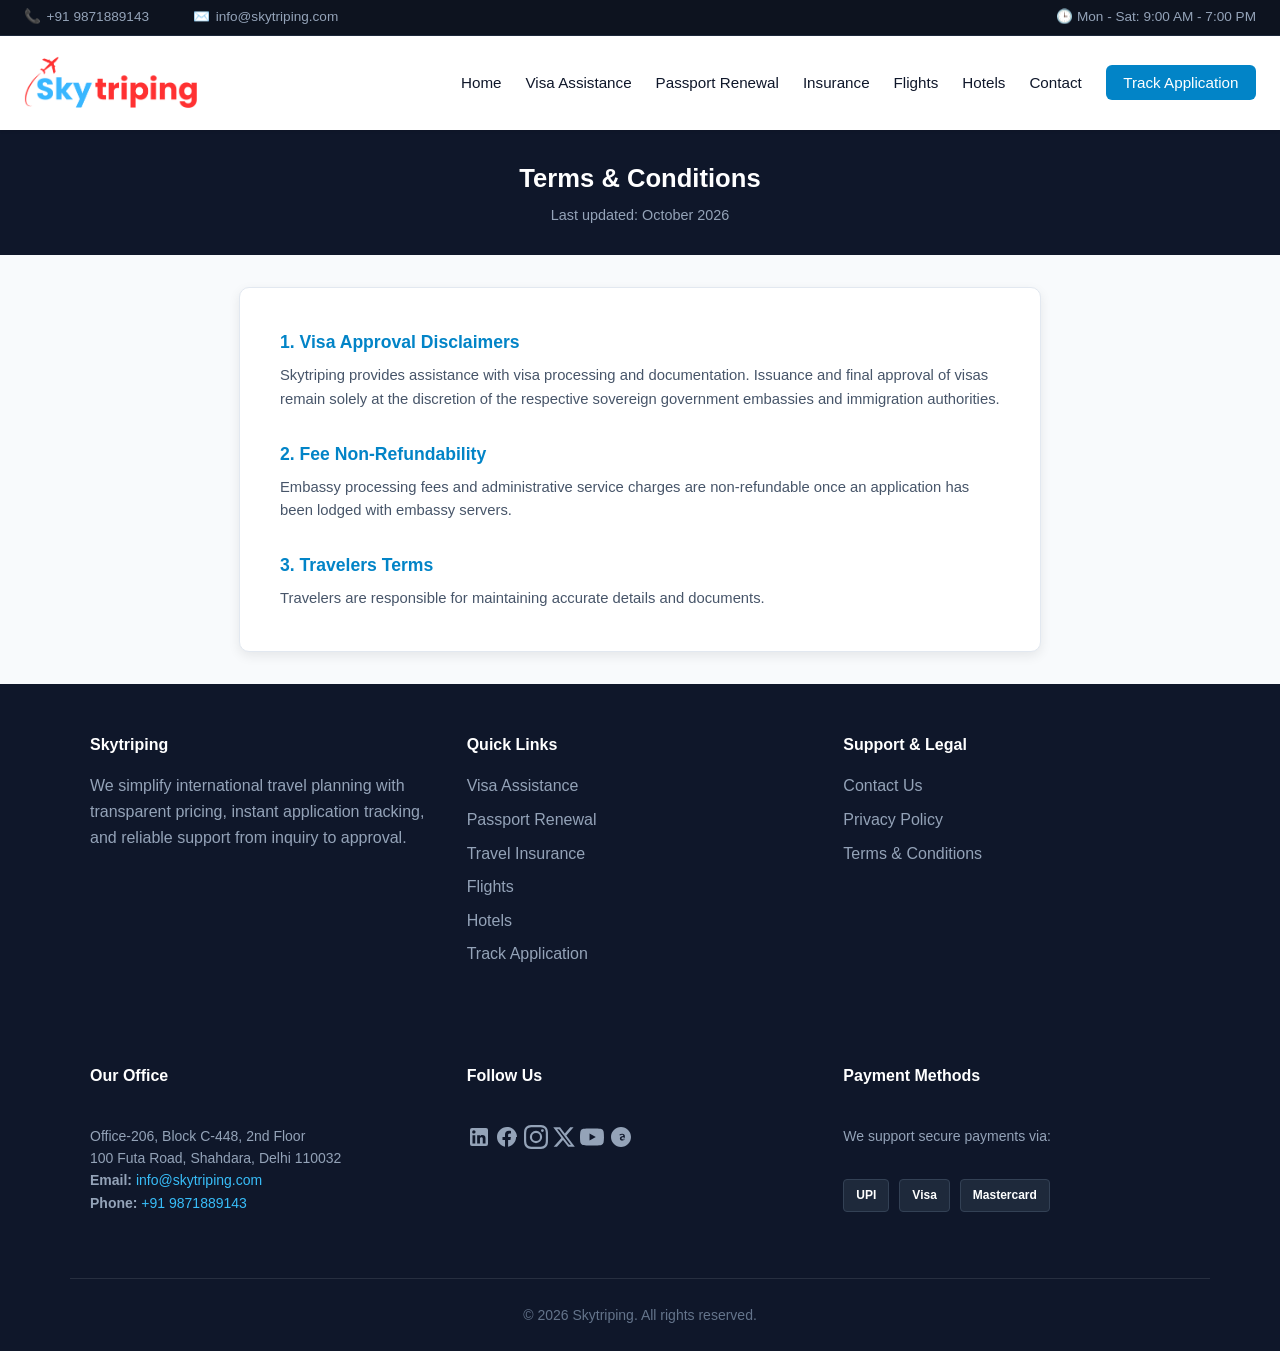
<file: terms-and-conditions.html>
<!DOCTYPE html>
<html lang="en">
<head>
  <meta charset="UTF-8">
  <meta name="viewport" content="width=device-width, initial-scale=1.0">
  <title>Terms & Conditions - Skytriping</title>
  <link rel="stylesheet" href="style.css">
</head>
<body>

 <!-- TOP CONTACT LINE -->
    <div class="top-bar">
      <div class="top-bar-container">
        <!-- Left Side: Phone & Email Links -->
        <div class="top-bar-left">
          <a href="tel:+919871889143">
            📞 <span>+91 9871889143</span>
          </a>
          <a href="mailto:info@skytriping.com">
            ✉️ <span>info@skytriping.com</span>
          </a>
        </div>
        <!-- Right Side: Operational Working Hours -->
        <div class="top-bar-right">
          <span>🕒 Mon - Sat: 9:00 AM - 7:00 PM</span>
        </div>
      </div>
    </div>

  <!-- HEADER NAVIGATION -->
  <header class="site-header">
    <div class="nav-container">
      <a href="index.html" class="brand-logo">
      <img src="logo.png" alt="Skytriping Logo" class="brand-logo-img">
      </a>
      <nav class="main-nav">
        <ul>
          <li><a href="index.html">Home</a></li>
          <li><a href="visa.html">Visa Assistance</a></li>
          <li><a href="passport.html">Passport Renewal</a></li>
          <li><a href="insurance.html">Insurance</a></li>
          <li><a href="flights.html">Flights</a></li>
          <li><a href="hotel.html">Hotels</a></li>
          <li><a href="contact.html">Contact</a></li>
          <!-- NAV ITEM: TRACK APPLICATION -->
          <li><a href="track-application.html" class="btn-nav-action">Track Application</a></li>
        </ul>
      </nav>
    </div>
  </header>

  <!-- COMPACT HEADER BANNER -->
  <section class="page-banner-compact">
    <h1>Terms & Conditions</h1>
    <p>Last updated: October 2026</p>
  </section>

  <!-- CENTERED CONTENT CONTAINER -->
  <main class="page-form-container">
    <div class="page-form-card legal-content">
      
      <section class="policy-section">
        <h3>1. Visa Approval Disclaimers</h3>
        <p>Skytriping provides assistance with visa processing and documentation. Issuance and final approval of visas remain solely at the discretion of the respective sovereign government embassies and immigration authorities.</p>
      </section>

      <section class="policy-section">
        <h3>2. Fee Non-Refundability</h3>
        <p>Embassy processing fees and administrative service charges are non-refundable once an application has been lodged with embassy servers.</p>
      </section>

      <section class="policy-section">
        <h3>3. Travelers Terms</h3>
        <p>Travelers are responsible for maintaining accurate details and documents.</p>
      </section>

    </div>
  </main>

  <!-- FOOTER NAVIGATION -->
  <footer class="site-footer">
    <div class="footer-container">
      <div class="footer-col">
        <h4>Skytriping</h4>
        <p>We simplify international travel planning with transparent pricing, instant application tracking, 
         <br>and reliable support from inquiry to approval.</p>
      </div>
      <div class="footer-col">
        <h4>Quick Links</h4>
        <ul>
          <li><a href="visa.html">Visa Assistance</a></li>
          <li><a href="passport.html">Passport Renewal</a></li>
          <li><a href="insurance.html">Travel Insurance</a></li>
          <li><a href="flights.html">Flights</a></li>
          <li><a href="hotel.html">Hotels</a></li>
          <li><a href="track-application.html">Track Application</a></li>
        </ul>
      </div>
      <div class="footer-col">
        <h4>Support & Legal</h4>
        <ul>
          <li><a href="contact.html">Contact Us</a></li>
          <li><a href="privacy-policy.html">Privacy Policy</a></li>
          <li><a href="terms-and-conditions.html">Terms & Conditions</a></li>
        </ul>
      </div>
    </div>

    <footer class="site-footer">
  <div class="footer-container">
    
    <!-- Office Address -->
    <div class="footer-column">
      <h3>Our Office</h3>
      <address class="footer-address">
        Office-206, Block C-448, 2nd Floor <br>
        100 Futa Road, Shahdara, Delhi 110032 <br>
        <strong>Email:</strong> <a href="mailto:info@skytriping.com">info@skytriping.com</a><br>
        <strong>Phone:</strong> <a href="tel:+919871889143">+91 9871889143</a>
      </address>
    </div>

    <!-- Social Media Links -->
   <div class="footer-column">
  <h3>Follow Us</h3>
  <div class="social-icons">
    <!-- LinkedIn -->
    <a href="https://linkedin.com" target="_blank" rel="noopener" aria-label="LinkedIn" class="social-icon icon-linkedin">
      <svg width="24" height="24" viewBox="0 0 24 24" fill="currentColor">
        <path d="M19 3a2 2 0 0 1 2 2v14a2 2 0 0 1-2 2H5a2 2 0 0 1-2-2V5a2 2 0 0 1 2-2h14m-.5 15.5v-5.3a3.26 3.26 0 0 0-3.26-3.26c-.85 0-1.84.52-2.28 1.3v-1.11h-2.79v8.37h2.79v-4.93c0-.77.62-1.4 1.39-1.4a1.4 1.4 0 0 1 1.4 1.4v4.93h2.75M6.88 8.56a1.68 1.68 0 0 0 1.68-1.68c0-.93-.75-1.69-1.68-1.69a1.69 1.69 0 0 0-1.69 1.69c0 .93.76 1.68 1.69 1.68m1.39 9.94v-8.37H5.5v8.37h2.77z"/>
      </svg>
    </a>

    <!-- Facebook -->
    <a href="https://www.facebook.com/skytripinghub" target="_blank" rel="noopener" aria-label="Facebook" class="social-icon icon-facebook">
      <svg width="24" height="24" viewBox="0 0 24 24" fill="currentColor">
        <path d="M22 12c0-5.52-4.48-10-10-10S2 6.48 2 12c0 4.84 3.44 8.87 8 9.8V15H7.5v-3H10V9.69c0-2.5 1.49-3.89 3.77-3.89 1.09 0 2.23.19 2.23.19v2.47h-1.26c-1.24 0-1.63.77-1.63 1.56V12h2.78l-.45 3H13.1v6.8c4.56-.93 8-4.96 8-9.8z"/>
      </svg>
    </a>

    <!-- Instagram -->
    <a href="https://www.instagram.com/skytripinghub/" target="_blank" rel="noopener" aria-label="Instagram" class="social-icon icon-instagram">
      <svg width="24" height="24" viewBox="0 0 24 24" fill="currentColor">
        <path d="M12 2.163c3.204 0 3.584.012 4.85.07 3.252.148 4.771 1.691 4.919 4.919.058 1.265.069 1.645.069 4.849 0 3.205-.012 3.584-.069 4.849-.149 3.225-1.664 4.771-4.919 4.919-1.266.058-1.644.07-4.85.07-3.204 0-3.584-.012-4.849-.07-3.26-.149-4.771-1.699-4.919-4.92-.058-1.265-.07-1.644-.07-4.849 0-3.204.013-3.583.07-4.849.149-3.227 1.664-4.771 4.919-4.919 1.266-.057 1.645-.069 4.849-.069zM12 0C8.741 0 8.333.014 7.053.072 2.695.272.273 2.69.073 7.052.014 8.333 0 8.741 0 12c0 3.259.014 3.668.072 4.948.2 4.358 2.618 6.78 6.98 6.98 1.281.058 1.689.072 4.948.072 3.259 0 3.668-.014 4.948-.072 4.354-.2 6.782-2.618 6.979-6.98.059-1.28.073-1.689.073-4.948 0-3.259-.014-3.667-.072-4.947-.196-4.354-2.617-6.78-6.979-6.98C15.668.014 15.259 0 12 0zm0 5.838a6.162 6.162 0 100 12.324 6.162 6.162 0 000-12.324zM12 16a4 4 0 110-8 4 4 0 010 8zm6.406-11.845a1.44 1.44 0 100 2.881 1.44 1.44 0 000-2.881z"/>
      </svg>
    </a>

    <!-- X (Twitter) -->
    <a href="https://x.com/skytripinghub" target="_blank" rel="noopener" aria-label="X" class="social-icon icon-x">
      <svg width="24" height="24" viewBox="0 0 24 24" fill="currentColor">
        <path d="M18.244 2.25h3.308l-7.227 8.26 8.502 11.24H16.17l-5.214-6.817L4.99 21.75H1.68l7.73-8.835L1.254 2.25H8.08l4.713 6.231zm-1.161 17.52h1.833L7.084 4.126H5.117z"/>
      </svg>
    </a>

    <!-- YouTube -->
    <a href="https://www.youtube.com/@skytripinghub" target="_blank" rel="noopener" aria-label="YouTube" class="social-icon icon-youtube">
      <svg width="24" height="24" viewBox="0 0 24 24" fill="currentColor">
        <path d="M23.498 6.186a3.016 3.016 0 00-2.122-2.136C19.505 3.545 12 3.545 12 3.545s-7.505 0-9.377.505A3.017 3.017 0 00.502 6.186C0 8.07 0 12 0 12s0 3.93.502 5.814a3.016 3.016 0 002.122 2.136c1.871.505 9.376.505 9.376.505s7.505 0 9.377-.505a3.015 3.015 0 002.122-2.136C24 15.93 24 12 24 12s0-3.93-.502-5.814zM9.545 15.568V8.432L15.818 12l-6.273 3.568z"/>
      </svg>
    </a>

    <!-- Threads -->
    <a href="https://www.threads.com/@skytripinghub" target="_blank" rel="noopener" aria-label="Threads" class="social-icon icon-threads">
      <svg width="24" height="24" viewBox="0 0 24 24" fill="currentColor">
        <path d="M12 2C6.477 2 2 6.477 2 12s4.477 10 10 10 10-4.477 10-10S17.523 2 12 2zm3.84 10.38c-.08 1.84-1.15 3.24-2.84 3.24-1.25 0-2.13-.88-2.13-2.12 0-1.63 1.34-2.48 3.32-2.48h.08v-.21c0-.62-.43-1.02-1.27-1.02-.73 0-1.42.27-2.02.73l-.7-.84c.82-.67 1.84-1.05 2.92-1.05 1.62 0 2.62.88 2.62 2.37v3.38h-1.48v-1.15zm-1.57-.22c-1.11 0-1.81.42-1.81 1.25 0 .55.37.93.98.93.81 0 1.38-.61 1.38-1.55v-.63h-.55z"/>
      </svg>
    </a>
  </div>
</div>

    <!-- Payment Gateways -->
    <div class="footer-column">
      <h3>Payment Methods</h3>
      <p class="payment-text">We support secure payments via:</p>
      <div class="payment-icons">
        <span class="payment-badge">UPI</span>
        <span class="payment-badge">Visa</span>
        <span class="payment-badge">Mastercard</span>
      </div>
    </div>

  </div>
</footer>
    <div class="footer-bottom">
      <p>&copy; 2026 Skytriping. All rights reserved.</p>
    </div>
  </footer>

</body>
</html>
</file>
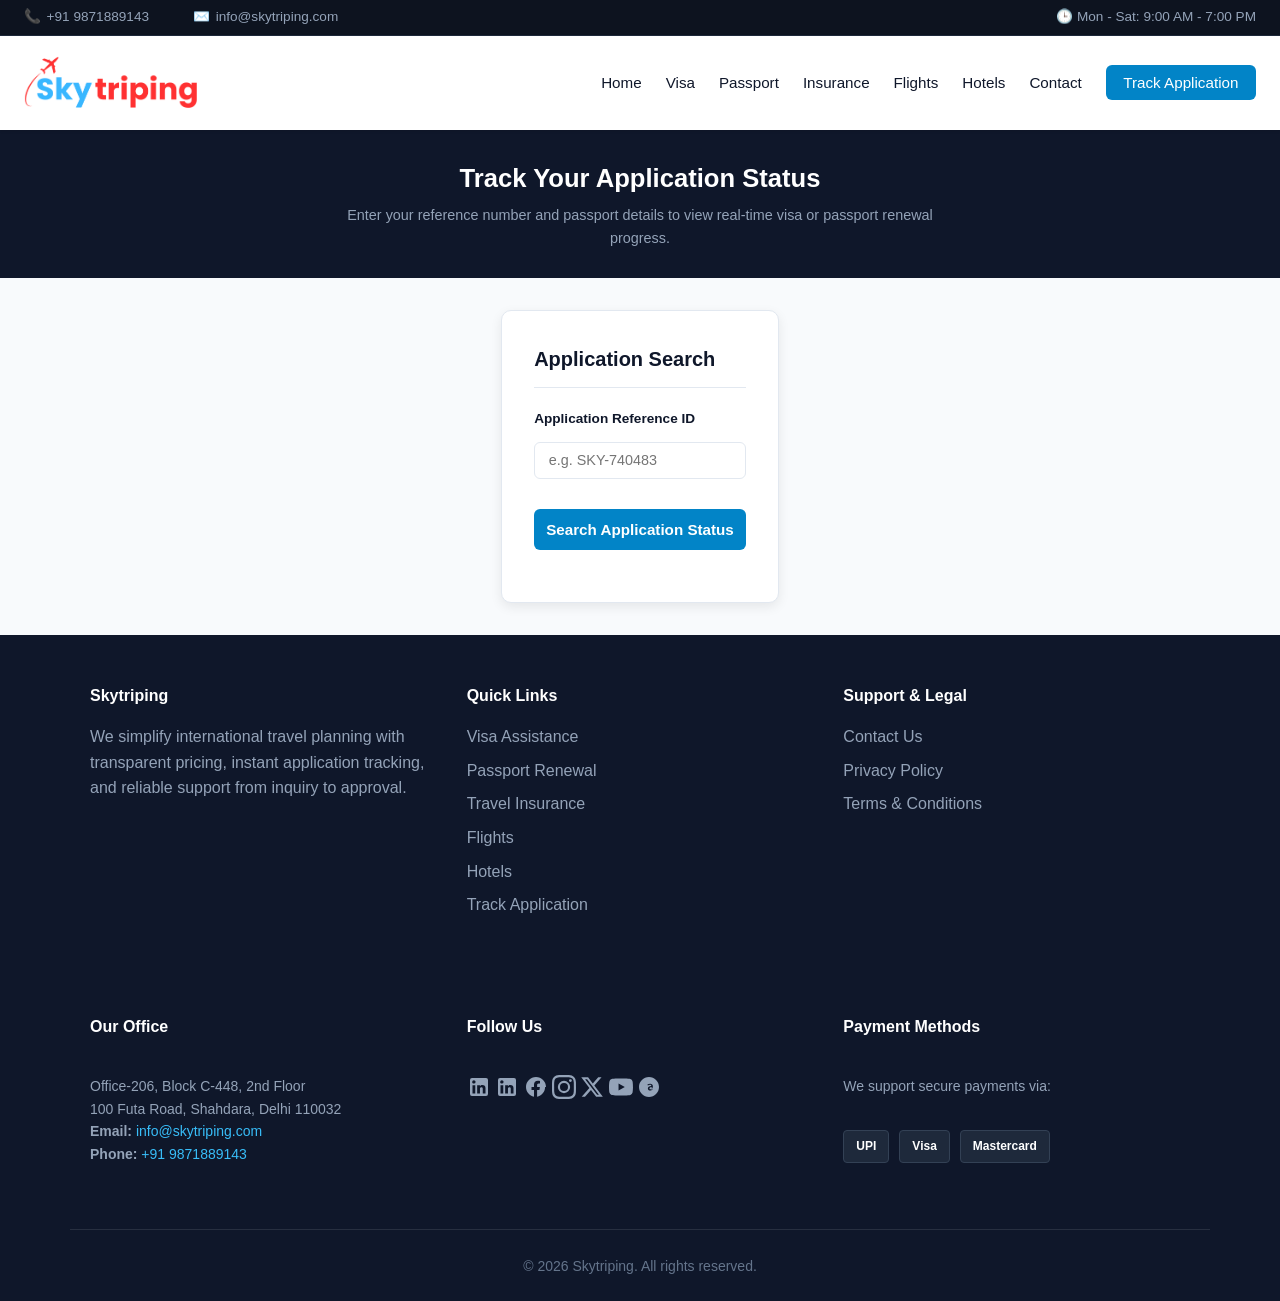
<file: track-application.html>
<!DOCTYPE html>
<html lang="en">
<head>
  <meta charset="UTF-8">
  <meta name="viewport" content="width=device-width, initial-scale=1.0">
  <title>Track Application - Skytriping</title>
  <!-- Relative path to CSS stylesheet -->
  <link rel="stylesheet" href="style.css">
</head>
<body>

 <!-- TOP CONTACT LINE -->
    <div class="top-bar">
      <div class="top-bar-container">
        <!-- Left Side: Phone & Email Links -->
        <div class="top-bar-left">
          <a href="tel:+919871889143">
            📞 <span>+91 9871889143</span>
          </a>
          <a href="mailto:info@skytriping.com">
            ✉️ <span>info@skytriping.com</span>
          </a>
        </div>
        <!-- Right Side: Operational Working Hours -->
        <div class="top-bar-right">
          <span>🕒 Mon - Sat: 9:00 AM - 7:00 PM</span>
        </div>
      </div>
    </div>
  
   <header class="site-header">
    <div class="nav-container">
      <a href="index.html" class="brand-logo">
        <img src="logo.png" alt="Skytriping Logo" class="brand-logo-img">
      </a>

      <!-- Hamburger Toggle Icon for Mobile -->
    <button class="hamburger" id="hamburger-btn" aria-label="Toggle navigation">
      <span></span>
      <span></span>
      <span></span>
    </button>
      
      <nav class="main-nav">
        <ul>
          <li><a href="index.html">Home</a></li>
          <li><a href="visa.html">Visa</a></li>
          <li><a href="passport.html">Passport</a></li>
          <li><a href="insurance.html">Insurance</a></li>
          <li><a href="flights.html">Flights</a></li>
          <li><a href="hotel.html">Hotels</a></li>
          <li><a href="contact.html">Contact</a></li>
          <li><a href="track-application.html" class="active btn-nav-action">Track Application</a></li>
        </ul>
      </nav>
    </div>
  </header>

  <!-- COMPACT HEADER BANNER -->
  <section class="page-banner-compact">
    <h1>Track Your Application Status</h1>
    <p>Enter your reference number and passport details to view real-time visa or passport renewal progress.</p>
  </section>

  <!-- CENTERED FORM CONTAINER -->
<main class="page-form-container">
  <div class="page-form-card">
    <h2>Application Search</h2>
    
    <!-- 2-Column Inputs Row -->
    <form id="trackForm" onsubmit="trackApplication(event); return false;">
      <div class="form-group">
       <label for="refId">Application Reference ID</label>
       <input type="text" id="refId" name="refId" placeholder="e.g. SKY-740483" required>
      </div>

      <!-- Submit Button -->
      <button type="submit" class="btn-submit margin-top-md">Search Application Status</button>
    </form>

    <!-- STATUS RESULT CONTAINER (MUST BE PRESENT) -->
    <div id="statusResult" style="margin-top: 20px; text-align: center;"></div>
  </div>
</main>

  <!-- ======================================================================
       FOOTER
       ====================================================================== -->
  <footer class="site-footer">
    <div class="footer-container">
      <div class="footer-col">
        <h4>Skytriping</h4>
        <p>We simplify international travel planning with transparent pricing, instant application tracking, 
         <br>and reliable support from inquiry to approval.</p>
      </div>
      <div class="footer-col">
        <h4>Quick Links</h4>
        <ul>
          <li><a href="visa.html">Visa Assistance</a></li>
          <li><a href="passport.html">Passport Renewal</a></li>
          <li><a href="insurance.html">Travel Insurance</a></li>
          <li><a href="flights.html">Flights</a></li>
          <li><a href="hotel.html">Hotels</a></li>
          <li><a href="track-application.html">Track Application</a></li>
        </ul>
      </div>
      <div class="footer-col">
        <h4>Support & Legal</h4>
        <ul>
          <li><a href="contact.html">Contact Us</a></li>
          <li><a href="privacy-policy.html">Privacy Policy</a></li>
          <li><a href="terms-and-conditions.html">Terms & Conditions</a></li>
        </ul>
      </div>
    </div>

    <footer class="site-footer">
  <div class="footer-container">
    
    <!-- Office Address -->
    <div class="footer-column">
      <h3>Our Office</h3>
      <address class="footer-address">
        Office-206, Block C-448, 2nd Floor <br>
        100 Futa Road, Shahdara, Delhi 110032 <br>
        <strong>Email:</strong> <a href="mailto:info@skytriping.com">info@skytriping.com</a><br>
        <strong>Phone:</strong> <a href="tel:+919871889143">+91 9871889143</a>
      </address>
    </div>

    <!-- Social Media Links -->
   <div class="footer-column">
  <h3>Follow Us</h3>
  <div class="social-icons">
    <!-- LinkedIn -->
    <a href="https://linkedin.com" target="_blank" rel="noopener" aria-label="LinkedIn" class="social-icon icon-linkedin">
      <svg width="24" height="24" viewBox="0 0 24 24" fill="currentColor">
        <path d="M19 3a2 2 0 0 1 2 2v14a2 2 0 0 1-2 2H5a2 2 0 0 1-2-2V5a2 2 0 0 1 2-2h14m-.5 15.5v-5.3a3.26 3.26 0 0 0-3.26-3.26c-.85 0-1.84.52-2.28 1.3v-1.11h-2.79v8.37h2.79v-4.93c0-.77.62-1.4 1.39-1.4a1.4 1.4 0 0 1 1.4 1.4v4.93h2.75M6.88 8.56a1.68 1.68 0 0 0 1.68-1.68c0-.93-.75-1.69-1.68-1.69a1.69 1.69 0 0 0-1.69 1.69c0 .93.76 1.68 1.69 1.68m1.39 9.94v-8.37H5.5v8.37h2.77z"/>
      </svg>
    </a>

    <!-- Facebook -->
    <a href="https://linkedin.com" target="_blank" rel="noopener" aria-label="LinkedIn" class="social-icon icon-linkedin">
      <svg width="24" height="24" viewBox="0 0 24 24" fill="currentColor">
        <path d="M19 3a2 2 0 0 1 2 2v14a2 2 0 0 1-2 2H5a2 2 0 0 1-2-2V5a2 2 0 0 1 2-2h14m-.5 15.5v-5.3a3.26 3.26 0 0 0-3.26-3.26c-.85 0-1.84.52-2.28 1.3v-1.11h-2.79v8.37h2.79v-4.93c0-.77.62-1.4 1.39-1.4a1.4 1.4 0 0 1 1.4 1.4v4.93h2.75M6.88 8.56a1.68 1.68 0 0 0 1.68-1.68c0-.93-.75-1.69-1.68-1.69a1.69 1.69 0 0 0-1.69 1.69c0 .93.76 1.68 1.69 1.68m1.39 9.94v-8.37H5.5v8.37h2.77z"/>
      </svg>
    </a>

    <!-- Facebook -->
    <a href="https://www.facebook.com/skytripinghub" target="_blank" rel="noopener" aria-label="Facebook" class="social-icon icon-facebook">
      <svg width="24" height="24" viewBox="0 0 24 24" fill="currentColor">
        <path d="M22 12c0-5.52-4.48-10-10-10S2 6.48 2 12c0 4.84 3.44 8.87 8 9.8V15H7.5v-3H10V9.69c0-2.5 1.49-3.89 3.77-3.89 1.09 0 2.23.19 2.23.19v2.47h-1.26c-1.24 0-1.63.77-1.63 1.56V12h2.78l-.45 3H13.1v6.8c4.56-.93 8-4.96 8-9.8z"/>
      </svg>
    </a>

    <!-- Instagram -->
    <a href="https://www.instagram.com/skytripinghub/" target="_blank" rel="noopener" aria-label="Instagram" class="social-icon icon-instagram">
      <svg width="24" height="24" viewBox="0 0 24 24" fill="currentColor">
        <path d="M12 2.163c3.204 0 3.584.012 4.85.07 3.252.148 4.771 1.691 4.919 4.919.058 1.265.069 1.645.069 4.849 0 3.205-.012 3.584-.069 4.849-.149 3.225-1.664 4.771-4.919 4.919-1.266.058-1.644.07-4.85.07-3.204 0-3.584-.012-4.849-.07-3.26-.149-4.771-1.699-4.919-4.92-.058-1.265-.07-1.644-.07-4.849 0-3.204.013-3.583.07-4.849.149-3.227 1.664-4.771 4.919-4.919 1.266-.057 1.645-.069 4.849-.069zM12 0C8.741 0 8.333.014 7.053.072 2.695.272.273 2.69.073 7.052.014 8.333 0 8.741 0 12c0 3.259.014 3.668.072 4.948.2 4.358 2.618 6.78 6.98 6.98 1.281.058 1.689.072 4.948.072 3.259 0 3.668-.014 4.948-.072 4.354-.2 6.782-2.618 6.979-6.98.059-1.28.073-1.689.073-4.948 0-3.259-.014-3.667-.072-4.947-.196-4.354-2.617-6.78-6.979-6.98C15.668.014 15.259 0 12 0zm0 5.838a6.162 6.162 0 100 12.324 6.162 6.162 0 000-12.324zM12 16a4 4 0 110-8 4 4 0 010 8zm6.406-11.845a1.44 1.44 0 100 2.881 1.44 1.44 0 000-2.881z"/>
      </svg>
    </a>

    <!-- X (Twitter) -->
    <a href="https://x.com/skytripinghub" target="_blank" rel="noopener" aria-label="X" class="social-icon icon-x">
      <svg width="24" height="24" viewBox="0 0 24 24" fill="currentColor">
        <path d="M18.244 2.25h3.308l-7.227 8.26 8.502 11.24H16.17l-5.214-6.817L4.99 21.75H1.68l7.73-8.835L1.254 2.25H8.08l4.713 6.231zm-1.161 17.52h1.833L7.084 4.126H5.117z"/>
      </svg>
    </a>

    <!-- YouTube -->
    <a href="https://www.youtube.com/@skytripinghub" target="_blank" rel="noopener" aria-label="YouTube" class="social-icon icon-youtube">
      <svg width="24" height="24" viewBox="0 0 24 24" fill="currentColor">
        <path d="M23.498 6.186a3.016 3.016 0 00-2.122-2.136C19.505 3.545 12 3.545 12 3.545s-7.505 0-9.377.505A3.017 3.017 0 00.502 6.186C0 8.07 0 12 0 12s0 3.93.502 5.814a3.016 3.016 0 002.122 2.136c1.871.505 9.376.505 9.376.505s7.505 0 9.377-.505a3.015 3.015 0 002.122-2.136C24 15.93 24 12 24 12s0-3.93-.502-5.814zM9.545 15.568V8.432L15.818 12l-6.273 3.568z"/>
      </svg>
    </a>

    <!-- Threads -->
    <a href="https://www.threads.com/@skytripinghub" target="_blank" rel="noopener" aria-label="Threads" class="social-icon icon-threads">
      <svg width="24" height="24" viewBox="0 0 24 24" fill="currentColor">
        <path d="M12 2C6.477 2 2 6.477 2 12s4.477 10 10 10 10-4.477 10-10S17.523 2 12 2zm3.84 10.38c-.08 1.84-1.15 3.24-2.84 3.24-1.25 0-2.13-.88-2.13-2.12 0-1.63 1.34-2.48 3.32-2.48h.08v-.21c0-.62-.43-1.02-1.27-1.02-.73 0-1.42.27-2.02.73l-.7-.84c.82-.67 1.84-1.05 2.92-1.05 1.62 0 2.62.88 2.62 2.37v3.38h-1.48v-1.15zm-1.57-.22c-1.11 0-1.81.42-1.81 1.25 0 .55.37.93.98.93.81 0 1.38-.61 1.38-1.55v-.63h-.55z"/>
      </svg>
    </a>
  </div>
</div>

    <!-- Payment Gateways -->
    <div class="footer-column">
      <h3>Payment Methods</h3>
      <p class="payment-text">We support secure payments via:</p>
      <div class="payment-icons">
        <span class="payment-badge">UPI</span>
        <span class="payment-badge">Visa</span>
        <span class="payment-badge">Mastercard</span>
      </div>
    </div>

  </div>
</footer>
    <div class="footer-bottom">
      <p>&copy; 2026 Skytriping. All rights reserved.</p>
    </div>
  </footer>
<script src="script.js"></script>
</body>
</html>
</file>
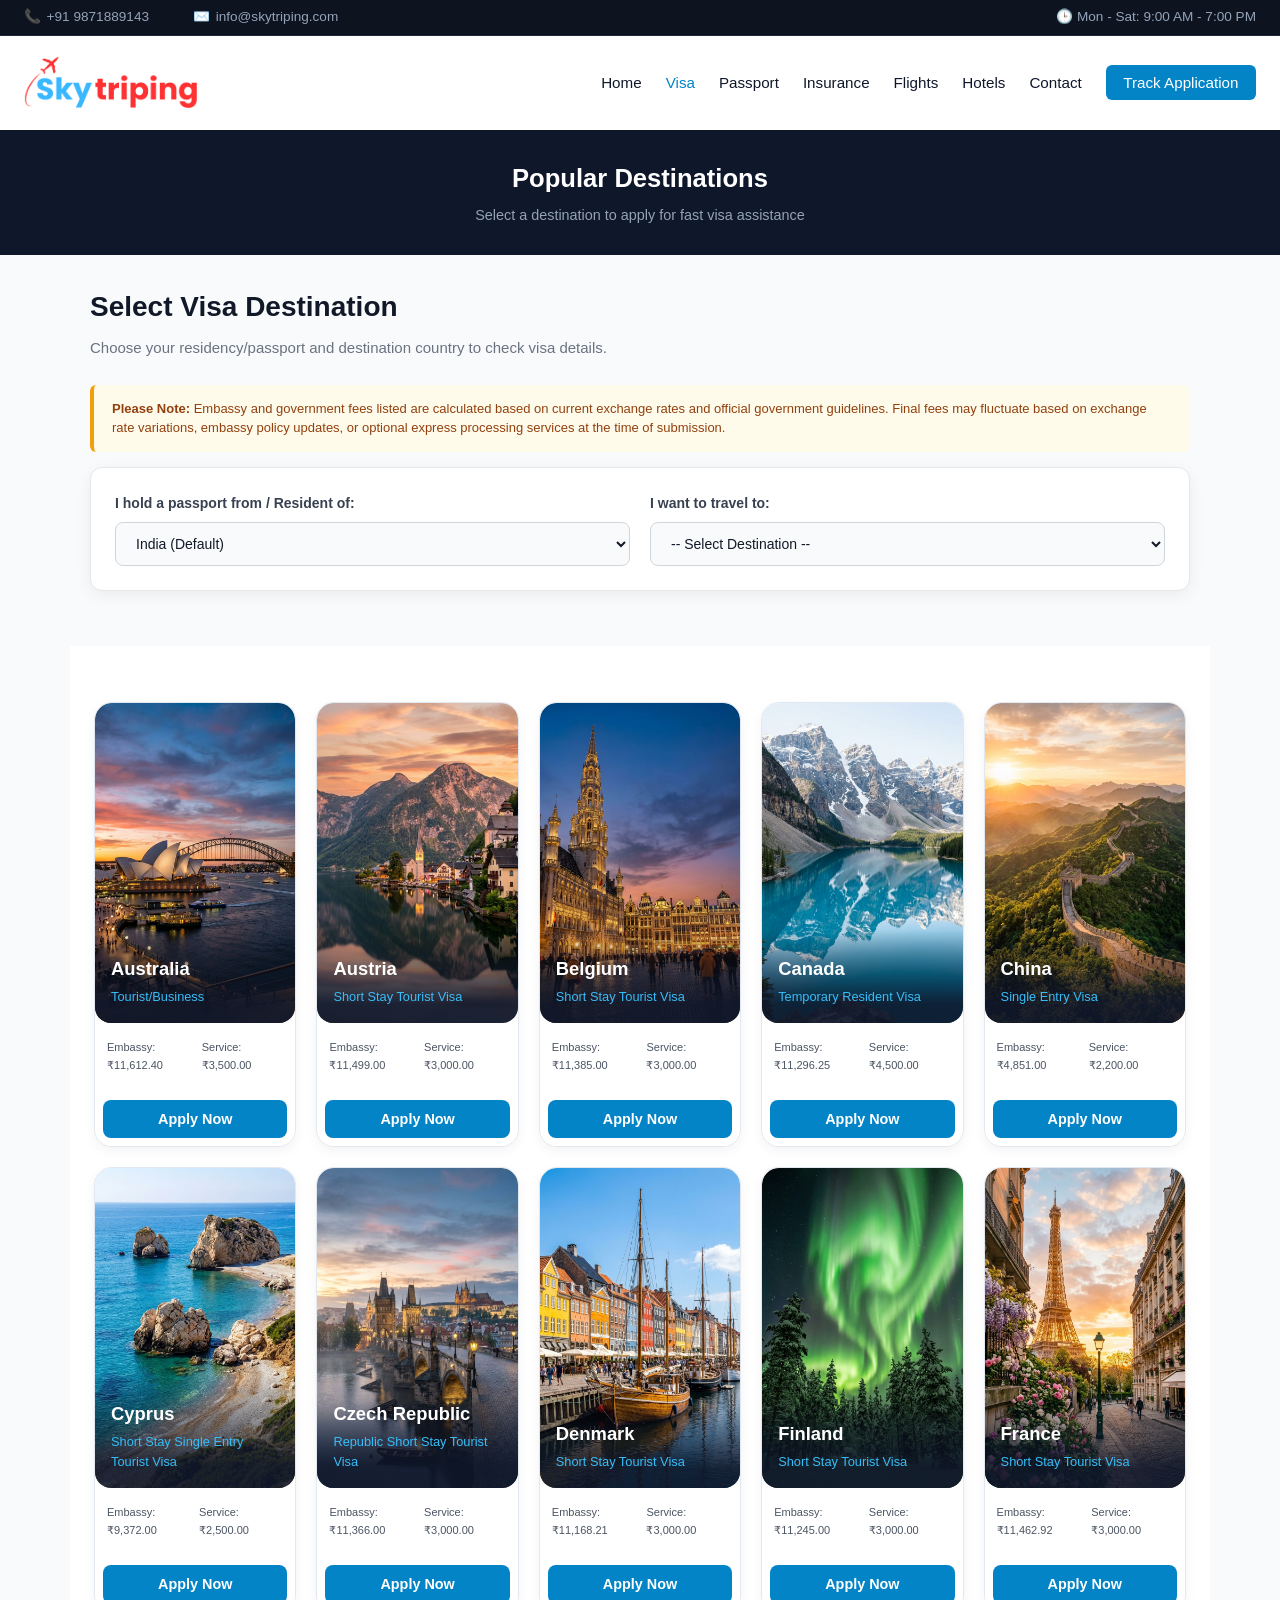
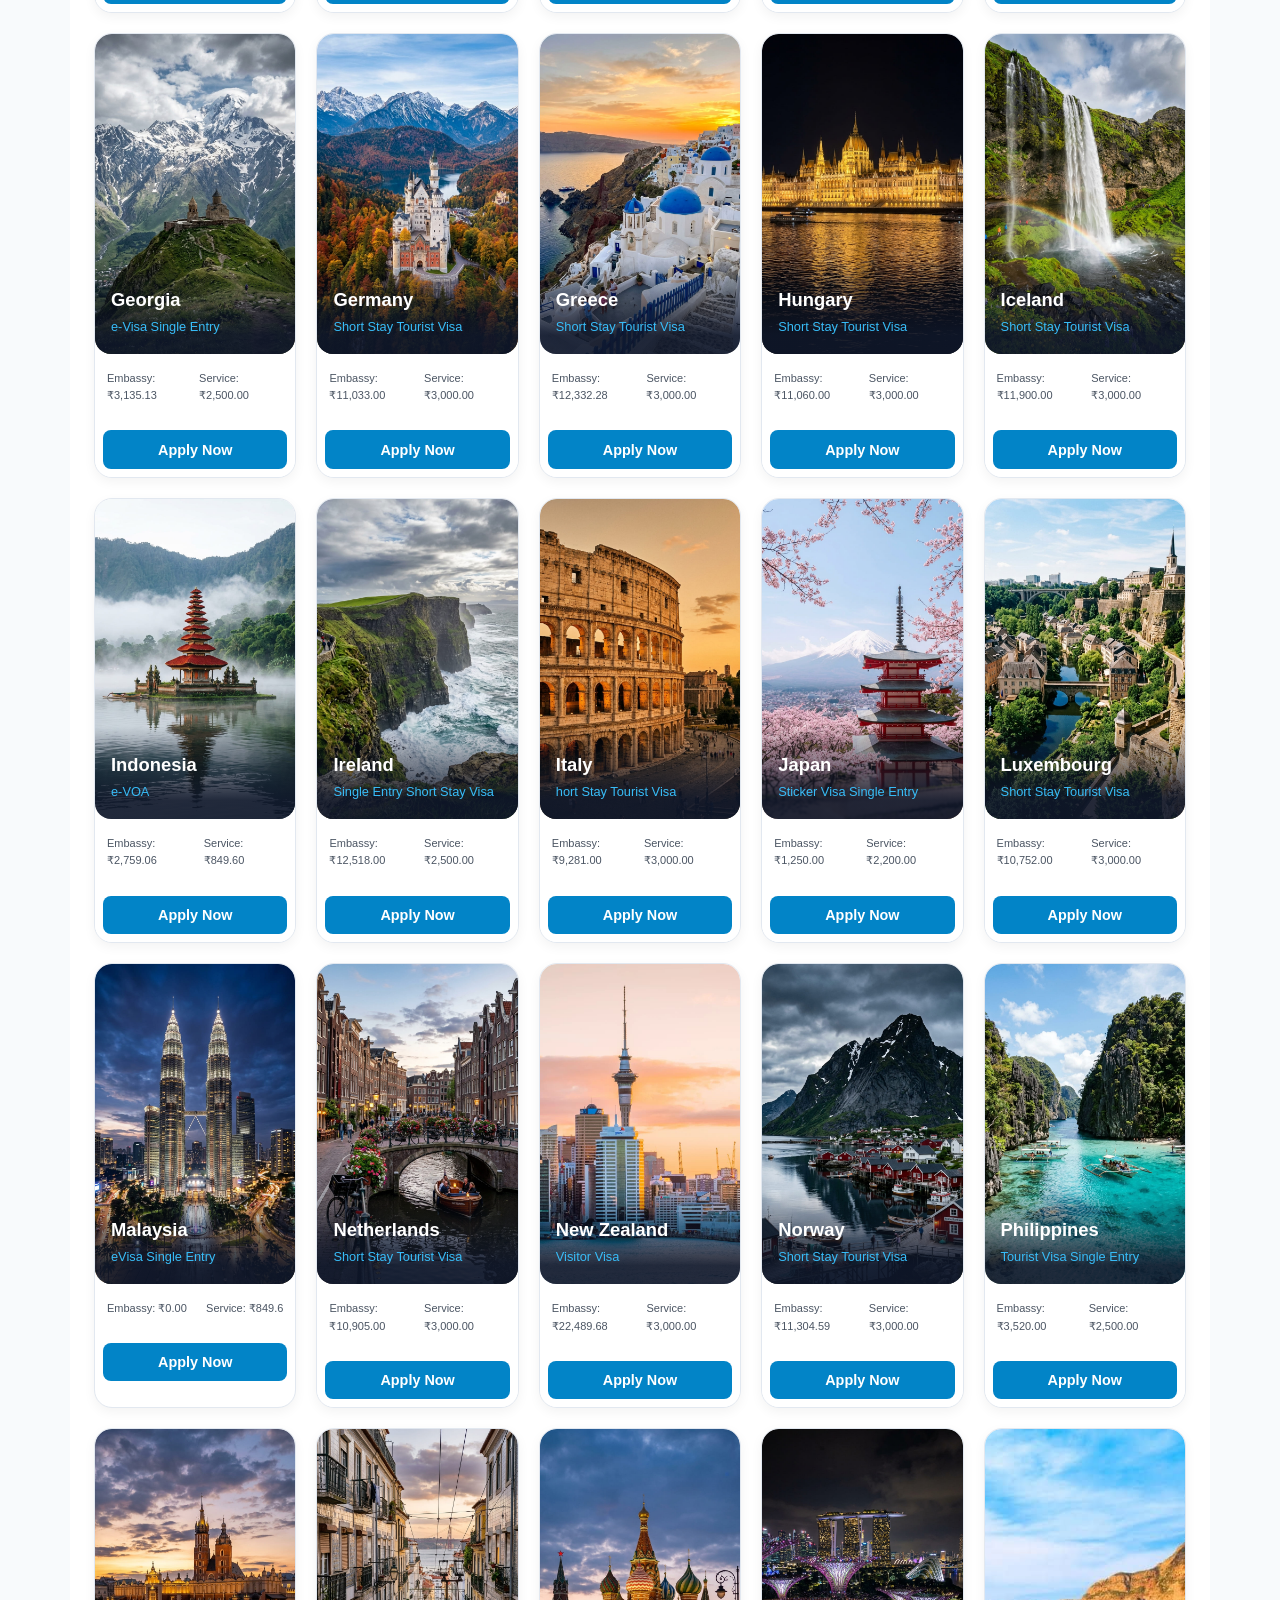
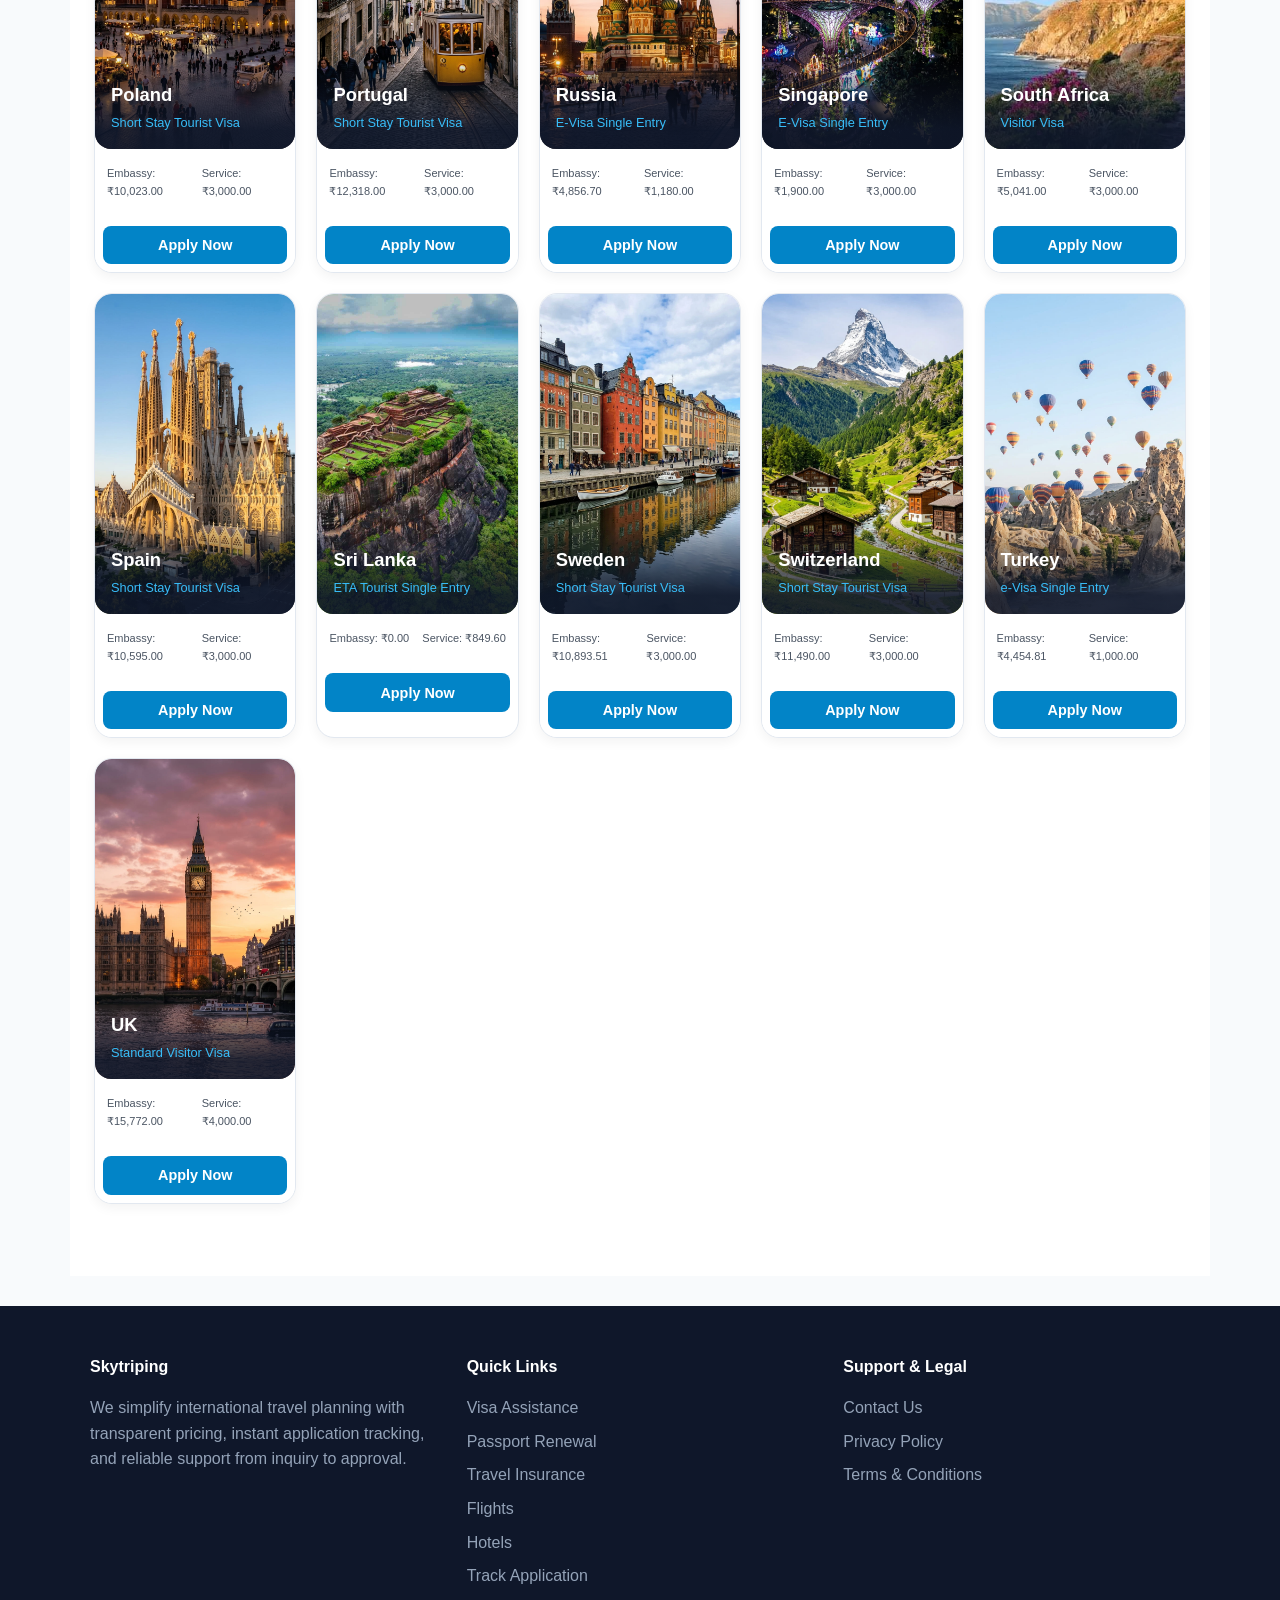
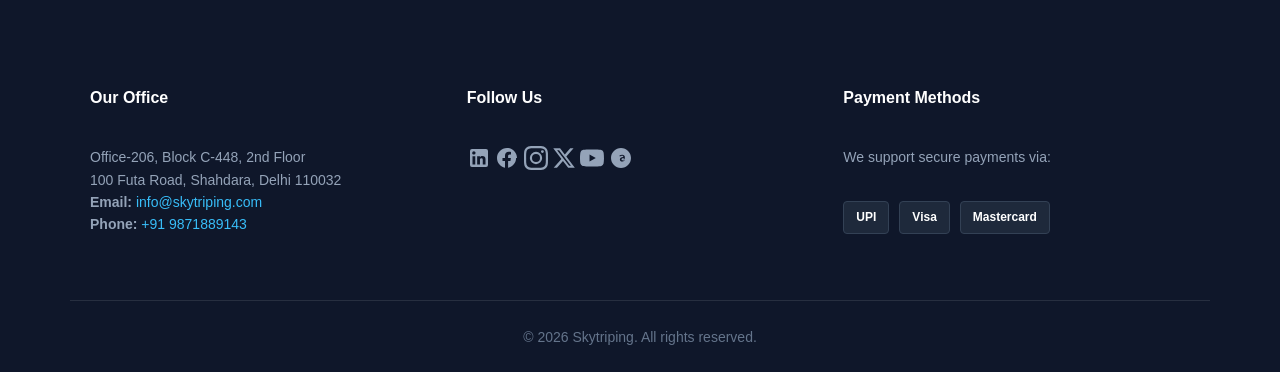
<file: visa.html>
<!DOCTYPE html>
<html lang="en">
<head>
  <meta charset="UTF-8">
  <meta name="viewport" content="width=device-width, initial-scale=1.0">
  <title>Visa Assistance - Skytriping</title>
  <link rel="stylesheet" href="style.css">
</head>
<body>

 <!-- TOP CONTACT LINE -->
    <div class="top-bar">
      <div class="top-bar-container">
        <!-- Left Side: Phone & Email Links -->
        <div class="top-bar-left">
          <a href="tel:+919871889143">
            📞 <span>+91 9871889143</span>
          </a>
          <a href="mailto:info@skytriping.com">
            ✉️ <span>info@skytriping.com</span>
          </a>
        </div>
        <!-- Right Side: Operational Working Hours -->
        <div class="top-bar-right">
          <span>🕒 Mon - Sat: 9:00 AM - 7:00 PM</span>
        </div>
      </div>
    </div>   

  <header class="site-header">
    <div class="nav-container">
      <a href="index.html" class="brand-logo">
        <img src="logo.png" alt="Skytriping Logo" class="brand-logo-img">
      </a>

      <!-- Hamburger Toggle Icon for Mobile -->
    <button class="hamburger" id="hamburger-btn" aria-label="Toggle navigation">
      <span></span>
      <span></span>
      <span></span>
    </button>
      
      <nav class="main-nav">
        <ul>
          <li><a href="index.html">Home</a></li>
          <li><a href="visa.html" class="active">Visa</a></li>
          <li><a href="passport.html">Passport</a></li>
          <li><a href="insurance.html">Insurance</a></li>
          <li><a href="flights.html">Flights</a></li>
          <li><a href="hotel.html">Hotels</a></li>
          <li><a href="contact.html">Contact</a></li>
          <!-- NAV ITEM: TRACK APPLICATION -->
          <li><a href="track-application.html" class="btn-nav-action">Track Application</a></li>
        </ul>
      </nav>
    </div>
  </header>

  <!-- COMPACT HEADER BANNER -->
  <section class="page-banner-compact">
    <h1>Popular Destinations</h1>
    <p>Select a destination to apply for fast visa assistance</p>
  </section>

  <section class="visa-selector-section container">
  <h2>Select Visa Destination</h2>
  <p class="subtitle">Choose your residency/passport and destination country to check visa details.</p>

  <!-- Fee Fluctuation Disclaimer -->
     <div class="disclaimer-alert">
      <p><strong>Please Note:</strong> Embassy and government fees listed are calculated based on current exchange rates and official government guidelines. Final fees may fluctuate based on exchange rate variations, embassy policy updates, or optional express processing services at the time of submission.</p>
      </div>

  <!-- Filter Controls -->
  <div class="visa-filter-box">
    <div class="filter-group">
      <label for="residenceSelect">I hold a passport from / Resident of:</label>
      <select id="residenceSelect" class="form-select">
        <option value="India" selected>India (Default)</option>
      </select>
    </div>

    <div class="filter-group">
      <label for="destinationSelect">I want to travel to:</label>
      <select id="destinationSelect" class="form-select">
        <option value="">-- Select Destination --</option>
        <option value="Australia">Australia</option>
        <option value="Austria">Austria</option>
        <option value="Belgium">Belgium</option>
        <option value="Canada">Canada</option>
        <option value="China">China</option>
        <option value="Czech Republic">Czech Republic</option>
        <option value="Denmark">Denmark</option>
        <option value="Finland">Finland</option>
        <option value="France">France</option>
        <option value="Georgia">Georgia</option>
        <option value="Germany">Germany</option>
        <option value="Greece">Greece</option>
        <option value="Hungary">Hungary</option>
        <option value="Iceland">Iceland</option>
        <option value="Indonesia">Indonesia</option>
        <option value="Ireland">Ireland</option>
        <option value="Italy">Italy</option>
        <option value="Japan">Japan</option>
        <option value="Luxembourg">Luxembourg</option>
        <option value="Malaysia">Malaysia</option>
        <option value="Netherlands">Netherlands</option>
        <option value="New Zealand">New Zealand</option>
        <option value="Norway">Norway</option>
        <option value="Philippines">Philippines</option>
        <option value="Poland">Poland</option>
        <option value="Portugal">Portugal</option>
        <option value="Russia">Russia</option>
        <option value="Singapore">Singapore</option>
        <option value="South Africa">South Africa</option>
        <option value="Spain">Spain</option>
        <option value="Sri Lanka">Sri Lanka</option>
        <option value="Sweden">Sweden</option>
        <option value="Switzerland">Switzerland</option>
        <option value="Turkey">Turkey</option>
        <option value="UK">UK</option>
      </select>
    </div>
  </div>

</section>

  <!-- 5-Column Clean Visa Grid -->
  <section class="popular-destinations-section">
    <div class="destinations-grid-5">

    <!-- Card 1: Australia -->
<div class="visa-dest-card">
  <div class="dest-image-wrapper">
    <img src="australia.jpg" alt="Australia">
    <div class="dest-overlay-text">
      <h3>Australia</h3>
      <p>Tourist/Business</p>
    </div>
  </div>
  <div class="dest-card-bottom">
    <div class="dest-price-row">
      <span>Embassy: ₹11,612.40</span>
      <span>Service: ₹3,500.00</span>
    </div>
    <button type="button" class="btn-dest-apply" 
        onclick="openVisaModal('Australia', 'Tourist/Business', '₹11,612.40', '₹3,500.00', '₹15,112.40')">
  Apply Now
</button>

  </div>
</div>

<!-- Card 2: Australia 600 Tourist Visa - Priority
<div class="visa-dest-card">
  <div class="dest-image-wrapper">
    <img src="assets/assets//australia-600-tourist-visa-priority.jpg" alt="Australia 600 Tourist Visa - Priority">
    <div class="dest-overlay-text">
      <h3>Australia</h3>
      <p>600 Tourist Visa - Priority</p>
    </div>
  </div>
  <div class="dest-card-bottom">
    <div class="dest-price-row">
      <span>Embassy: ₹69,674.40</span>
      <span>Service: ₹3,500.00</span>
    </div>
    <a href="apply.html?country=australia-600-tourist-visa-priority" class="btn-dest-apply">Appy Now</a>
  </div>
</div> -->

<!-- Card 3: Austria Short Stay Tourist Visa/Business -->
<div class="visa-dest-card">
  <div class="dest-image-wrapper">
    <img src="austria-short-stay-tourist-visabusiness.jpg" alt="Austria Short Stay Tourist Visa/Business">
    <div class="dest-overlay-text">
      <h3>Austria</h3>
      <p>Short Stay Tourist Visa</p>
    </div>
  </div>
  <div class="dest-card-bottom">
    <div class="dest-price-row">
      <span>Embassy: ₹11,499.00</span>
      <span>Service: ₹3,000.00</span>
    </div>
   <button type="button" class="btn-dest-apply" 
        onclick="openVisaModal('Austria', 'Short Stay Tourist Visa', '₹11,499.00', '₹3,000.00', '₹14,499.00')">
  Apply Now
</button>

  </div>
</div>

<!-- Card 4: Belgium Short Stay Tourist Visa -->
<div class="visa-dest-card">
  <div class="dest-image-wrapper">
    <img src="belgium-short-stay-tourist-visa.jpg" alt="Belgium Short Stay Tourist Visa">
    <div class="dest-overlay-text">
      <h3>Belgium</h3>
      <p>Short Stay Tourist Visa</p>
    </div>
  </div>
  <div class="dest-card-bottom">
    <div class="dest-price-row">
      <span>Embassy: ₹11,385.00</span>
      <span>Service: ₹3,000.00</span>
    </div>
    <button type="button" class="btn-dest-apply" 
        onclick="openVisaModal('Belgium', 'Short Stay Tourist Visa', '₹11,385.00', '₹3,000.00', '₹14,385.00')">
  Apply Now
</button>
</div>
</div>

<!-- Card 5: Canada Temporary Resident Visa -->
<div class="visa-dest-card">
  <div class="dest-image-wrapper">
    <img src="canada-temporary-resident-visa.jpg" alt="Canada Temporary Resident Visa">
    <div class="dest-overlay-text">
      <h3>Canada</h3>
      <p>Temporary Resident Visa</p>
    </div>
  </div>
  <div class="dest-card-bottom">
    <div class="dest-price-row">
      <span>Embassy: ₹11,296.25</span>
      <span>Service: ₹4,500.00</span>
    </div>
   <button type="button" class="btn-dest-apply" 
        onclick="openVisaModal('Canada', 'Temporary Resident Visa', '₹11,296.25', '₹4,500.00', '₹15,796.25')">
  Apply Now
</button>
</div>
</div>

<!-- Card 6: China Single Entry Visa -->
<div class="visa-dest-card">
  <div class="dest-image-wrapper">
    <img src="china-single-entry-visa.jpg" alt="China Single Entry Visa">
    <div class="dest-overlay-text">
      <h3>China</h3>
      <p>Single Entry Visa</p>
    </div>
  </div>
  <div class="dest-card-bottom">
    <div class="dest-price-row">
      <span>Embassy: ₹4,851.00</span>
      <span>Service: ₹2,200.00</span>
    </div>
    <button type="button" class="btn-dest-apply" 
        onclick="openVisaModal('China', 'Single Entry Visa', '₹4,851.00', '₹2,200.00', '₹7,051.00')">
  Apply Now
</button>
 </div>
</div>

<!-- Card 7: Cyprus Short Stay Single Entry Tourist Visa -->
<div class="visa-dest-card">
  <div class="dest-image-wrapper">
    <img src="cyprus-short-stay-single-entry-tourist-visa.jpg" alt="Cyprus Short Stay Single Entry Tourist Visa">
    <div class="dest-overlay-text">
      <h3>Cyprus</h3>
      <p>Short Stay Single Entry Tourist Visa</p>
    </div>
  </div>
  <div class="dest-card-bottom">
    <div class="dest-price-row">
      <span>Embassy: ₹9,372.00</span>
      <span>Service: ₹2,500.00</span>
    </div>
    <button type="button" class="btn-dest-apply" 
        onclick="openVisaModal('Cyprus', 'Short Stay Single Entry Tourist Visa', '₹9,372.00', '₹2,500.00', '₹11,872.00')">
  Apply Now
</button>
  </div>
</div>

<!-- Card 8: Czech Republic Short Stay Tourist Visa -->
<div class="visa-dest-card">
  <div class="dest-image-wrapper">
    <img src="czech-republic-short-stay-tourist-visa.jpg" alt="Czech Republic Short Stay Tourist Visa">
    <div class="dest-overlay-text">
      <h3>Czech Republic</h3>
      <p>Republic Short Stay Tourist Visa</p>
    </div>
  </div>
  <div class="dest-card-bottom">
    <div class="dest-price-row">
      <span>Embassy: ₹11,366.00</span>
      <span>Service: ₹3,000.00</span>
    </div>
    <button type="button" class="btn-dest-apply" 
        onclick="openVisaModal('Czech Republic', 'Short Stay Tourist Visa', '₹11,366.00', '₹3,000.00', '₹14,366.00')">
  Apply Now
</button>
  </div>
</div>

<!-- Card 9: Denmark Short Stay Tourist Visa -->
<div class="visa-dest-card">
  <div class="dest-image-wrapper">
    <img src="denmark-short-stay-tourist-visa.jpg" alt="Denmark Short Stay Tourist Visa">
    <div class="dest-overlay-text">
      <h3>Denmark</h3>
      <p>Short Stay Tourist Visa</p>
    </div>
  </div>
  <div class="dest-card-bottom">
    <div class="dest-price-row">
      <span>Embassy: ₹11,168.21</span>
      <span>Service: ₹3,000.00</span>
    </div>
    <button type="button" class="btn-dest-apply" 
        onclick="openVisaModal('Denmark', 'Short Stay Tourist Visa', '₹11,168.21', '₹3,000.00', '₹14,168.21')">
  Apply Now
</button>
  </div>
</div>

<!-- Card 10: Finland Short Stay Tourist Visa -->
<div class="visa-dest-card">
  <div class="dest-image-wrapper">
    <img src="finland-short-stay-tourist-visa.jpg" alt="Finland Short Stay Tourist Visa">
    <div class="dest-overlay-text">
      <h3>Finland</h3>
      <p>Short Stay Tourist Visa</p>
    </div>
  </div>
  <div class="dest-card-bottom">
    <div class="dest-price-row">
      <span>Embassy: ₹11,245.00</span>
      <span>Service: ₹3,000.00</span>
    </div>
    <button type="button" class="btn-dest-apply" 
        onclick="openVisaModal('Finland', 'Short Stay Tourist Visa', '₹11,245.00', '₹3,000.00', '₹14,245.00')">
  Apply Now
</button>
  </div>
</div>

<!-- Card 11: France Short Stay Tourist Visa -->
<div class="visa-dest-card">
  <div class="dest-image-wrapper">
    <img src="france-short-stay-tourist-visa.jpg" alt="France Short Stay Tourist Visa">
    <div class="dest-overlay-text">
      <h3>France</h3>
      <p>Short Stay Tourist Visa</p>
    </div>
  </div>
  <div class="dest-card-bottom">
    <div class="dest-price-row">
      <span>Embassy: ₹11,462.92</span>
      <span>Service: ₹3,000.00</span>
    </div>
    <button type="button" class="btn-dest-apply" 
        onclick="openVisaModal('France', 'Short Stay Tourist Visa', '₹11,462.92', '₹3,000.00', '₹14,462.92')">
  Apply Now
</button>
  </div>
</div>

<!-- Card 12: Georgia e-Visa Single Entry -->
<div class="visa-dest-card">
  <div class="dest-image-wrapper">
    <img src="georgia-e-visa-single-entry.jpg" alt="Georgia e-Visa Single Entry">
    <div class="dest-overlay-text">
      <h3>Georgia</h3>
      <p>e-Visa Single Entry</p>
    </div>
  </div>
  <div class="dest-card-bottom">
    <div class="dest-price-row">
      <span>Embassy: ₹3,135.13</span>
      <span>Service: ₹2,500.00</span>
    </div>
    <button type="button" class="btn-dest-apply" 
        onclick="openVisaModal('Georgia', 'e-Visa Single Entry', '₹3,135.13', '₹2,500.00', '₹5,635.13')">
  Apply Now
</button>
  </div>
</div>

<!-- Card 13: Germany Short Stay Tourist Visa -->
<div class="visa-dest-card">
  <div class="dest-image-wrapper">
    <img src="germany-short-stay-tourist-visa.jpg" alt="Germany Short Stay Tourist Visa">
    <div class="dest-overlay-text">
      <h3>Germany</h3>
      <p>Short Stay Tourist Visa</p>
    </div>
  </div>
  <div class="dest-card-bottom">
    <div class="dest-price-row">
      <span>Embassy: ₹11,033.00</span>
      <span>Service: ₹3,000.00</span>
    </div>
    <button type="button" class="btn-dest-apply" 
        onclick="openVisaModal('Germany', 'Short Stay Tourist Visa', '₹11,033.00', '₹3,000.00', '₹14,033.00')">
  Apply Now
</button>
  </div>
</div>

<!-- Card 14: Greece Short Stay Tourist Visa -->
<div class="visa-dest-card">
  <div class="dest-image-wrapper">
    <img src="greece-short-stay-tourist-visa.jpg" alt="Greece Short Stay Tourist Visa">
    <div class="dest-overlay-text">
      <h3>Greece</h3>
      <p>Short Stay Tourist Visa</p>
    </div>
  </div>
  <div class="dest-card-bottom">
    <div class="dest-price-row">
      <span>Embassy: ₹12,332.28</span>
      <span>Service: ₹3,000.00</span>
    </div>
    <button type="button" class="btn-dest-apply" 
        onclick="openVisaModal('Greece', 'Short Stay Tourist Visa', '₹12,332.28', '₹3,000.00', '₹15,332.28')">
  Apply Now
</button>
  </div>
</div>

<!-- Card 15: Hungary Short Stay Tourist Visa -->
<div class="visa-dest-card">
  <div class="dest-image-wrapper">
    <img src="hungary-short-stay-tourist-visa.jpg" alt="Hungary Short Stay Tourist Visa">
    <div class="dest-overlay-text">
      <h3>Hungary</h3>
      <p>Short Stay Tourist Visa</p>
    </div>
  </div>
  <div class="dest-card-bottom">
    <div class="dest-price-row">
      <span>Embassy: ₹11,060.00</span>
      <span>Service: ₹3,000.00</span>
    </div>
    <button type="button" class="btn-dest-apply" 
        onclick="openVisaModal('Hungary', 'Short Stay Tourist Visa', '₹11,060.00', '₹3,000.00', '₹14,060.00')">
  Apply Now
</button>
  </div>
</div>

<!-- Card 16: Iceland Short Stay Tourist Visa -->
<div class="visa-dest-card">
  <div class="dest-image-wrapper">
    <img src="iceland-short-stay-tourist-visa.jpg" alt="Iceland Short Stay Tourist Visa">
    <div class="dest-overlay-text">
      <h3>Iceland</h3>
      <p>Short Stay Tourist Visa</p>
    </div>
  </div>
  <div class="dest-card-bottom">
    <div class="dest-price-row">
      <span>Embassy: ₹11,900.00</span>
      <span>Service: ₹3,000.00</span>
    </div>
    <button type="button" class="btn-dest-apply" 
        onclick="openVisaModal('Iceland', 'Short Stay Tourist Visa', '₹11,900.00', '₹3,000.00', '₹14,900.00')">
  Apply Now
</button>
  </div>
</div>

<!-- Card 17: Indonesia e-VOA -->
<div class="visa-dest-card">
  <div class="dest-image-wrapper">
    <img src="indonesia-e-voa.jpg" alt="Indonesia e-VOA">
    <div class="dest-overlay-text">
      <h3>Indonesia</h3>
      <p>e-VOA</p>
    </div>
  </div>
  <div class="dest-card-bottom">
    <div class="dest-price-row">
      <span>Embassy: ₹2,759.06</span>
      <span>Service: ₹849.60</span>
    </div>
    <button type="button" class="btn-dest-apply" 
        onclick="openVisaModal('Indonesia', 'e-VOA', '₹2,759.06', '₹849.60', '₹3,608.66')">
  Apply Now
</button>
  </div>
</div>

<!-- Card 18: Ireland Single Entry Short Stay Visa -->
<div class="visa-dest-card">
  <div class="dest-image-wrapper">
    <img src="ireland-single-entry-short-stay-visa.jpg" alt="Ireland Single Entry Short Stay Visa">
    <div class="dest-overlay-text">
      <h3>Ireland</h3>
      <p>Single Entry Short Stay Visa</p>
    </div>
  </div>
  <div class="dest-card-bottom">
    <div class="dest-price-row">
      <span>Embassy: ₹12,518.00</span>
      <span>Service: ₹2,500.00</span>
    </div>
    <button type="button" class="btn-dest-apply" 
        onclick="openVisaModal('Ireland', 'Single Entry Short Stay Visa', '₹12,518.00', '₹2,500.00', '₹15,018.00')">
  Apply Now
</button>
  </div>
</div>

<!-- Card 19: Italy Short Stay Tourist Visa -->
<div class="visa-dest-card">
  <div class="dest-image-wrapper">
    <img src="italy-short-stay-tourist-visa.jpg" alt="Italy Short Stay Tourist Visa">
    <div class="dest-overlay-text">
      <h3>Italy</h3>
      <p>hort Stay Tourist Visa</p>
    </div>
  </div>
  <div class="dest-card-bottom">
    <div class="dest-price-row">
      <span>Embassy: ₹9,281.00</span>
      <span>Service: ₹3,000.00</span>
    </div>
    <button type="button" class="btn-dest-apply" 
        onclick="openVisaModal('Italy', 'Short Stay Tourist Visa', '₹9,281.00', '₹3,000.00', '₹12,281.00')">
  Apply Now
</button>
  </div>
</div>

<!-- Card 20: Japan e-Visa Single Entry
<div class="visa-dest-card">
  <div class="dest-image-wrapper">
    <img src="assets/assets/japan-e-visa-single-entry.jpg" alt="Japan e-Visa Single Entry">
    <div class="dest-overlay-text">
      <h3>Japan</h3>
      <p>e-Visa Single Entry</p>
    </div>
  </div>
  <div class="dest-card-bottom">
    <div class="dest-price-row">
      <span>Embassy: ₹3,000.00</span>
      <span>Service: ₹3,000.00</span>
    </div>
    <a href="apply.html?country=japan-e-visa-single-entry" class="btn-dest-apply">Appy Now</a>
  </div>
</div> -->

<!-- Card 21: Japan Sticker Visa Single Entry -->
<div class="visa-dest-card">
  <div class="dest-image-wrapper">
    <img src="japan-sticker-visa-single-entry.jpg" alt="Japan Sticker Visa Single Entry">
    <div class="dest-overlay-text">
      <h3>Japan</h3>
      <p>Sticker Visa Single Entry</p>
    </div>
  </div>
  <div class="dest-card-bottom">
    <div class="dest-price-row">
      <span>Embassy: ₹1,250.00</span>
      <span>Service: ₹2,200.00</span>
    </div>
    <button type="button" class="btn-dest-apply" 
        onclick="openVisaModal('Japan', 'Sticker Visa Single Entry', '₹1,250.00', '₹2,200.00', '₹3,450.00')">
  Apply Now
</button>
  </div>
</div>

<!-- Card 22: Luxembourg Short Stay Tourist Visa -->
<div class="visa-dest-card">
  <div class="dest-image-wrapper">
    <img src="luxembourg-short-stay-tourist-visa.jpg" alt="Luxembourg Short Stay Tourist Visa">
    <div class="dest-overlay-text">
      <h3>Luxembourg</h3>
      <p>Short Stay Tourist Visa</p>
    </div>
  </div>
  <div class="dest-card-bottom">
    <div class="dest-price-row">
      <span>Embassy: ₹10,752.00</span>
      <span>Service: ₹3,000.00</span>
    </div>
    <button type="button" class="btn-dest-apply" 
        onclick="openVisaModal('Luxembourg', 'Short Stay Tourist Visa', '₹10,752.00', '₹3,000.00', '₹13,752.00')">
  Apply Now
</button>
  </div>
</div>

<!-- Card 23: Malaysia eVisa Single Entry -->
<div class="visa-dest-card">
  <div class="dest-image-wrapper">
    <img src="malaysia-evisa-single-entry.jpg" alt="Malaysia eVisa Single Entry">
    <div class="dest-overlay-text">
      <h3>Malaysia</h3>
      <p>eVisa Single Entry</p>
    </div>
  </div>
  <div class="dest-card-bottom">
    <div class="dest-price-row">
      <span>Embassy: ₹0.00</span>
      <span>Service: ₹849.6</span>
    </div>
    <button type="button" class="btn-dest-apply" 
        onclick="openVisaModal('Malaysia', 'eVisa Single Entry', '₹0.00', '₹849.60', '₹849.60')">
  Apply Now
</button>
  </div>
</div>

<!-- Card 24: Morocco e-Visa Single Entry
<div class="visa-dest-card">
  <div class="dest-image-wrapper">
    <img src="assets/assets/morocco-e-visa-single-entry.jpg" alt="Morocco e-Visa Single Entry">
    <div class="dest-overlay-text">
      <h3>Morocco</h3>
      <p>e-Visa Single Entry</p>
    </div>
  </div>
  <div class="dest-card-bottom">
    <div class="dest-price-row">
      <span>Embassy: ₹14,357.00</span>
      <span>Service: ₹3,000.00</span>
    </div>
    <a href="apply.html?country=morocco-e-visa-single-entry" class="btn-dest-apply">Appy Now</a>
  </div>
</div> -->

<!-- Card 25: Netherlands Short Stay Tourist Visa -->
<div class="visa-dest-card">
  <div class="dest-image-wrapper">
    <img src="netherlands-short-stay-tourist-visa.jpg" alt="Netherlands Short Stay Tourist Visa">
    <div class="dest-overlay-text">
      <h3>Netherlands</h3>
      <p>Short Stay Tourist Visa</p>
    </div>
  </div>
  <div class="dest-card-bottom">
    <div class="dest-price-row">
      <span>Embassy: ₹10,905.00</span>
      <span>Service: ₹3,000.00</span>
    </div>
    <button type="button" class="btn-dest-apply" 
        onclick="openVisaModal('Netherlands', 'Short Stay Tourist Visa', '₹10,905.00', '₹3,000.00', '₹13,905.00')">
  Apply Now
</button>
  </div>
</div>

<!-- Card 26: New Zealand Visitor Visa -->
<div class="visa-dest-card">
  <div class="dest-image-wrapper">
    <img src="new-zealand-visitor-visa.jpg" alt="New Zealand Visitor Visa">
    <div class="dest-overlay-text">
      <h3>New Zealand</h3>
      <p>Visitor Visa</p>
    </div>
  </div>
  <div class="dest-card-bottom">
    <div class="dest-price-row">
      <span>Embassy: ₹22,489.68</span>
      <span>Service: ₹3,000.00</span>
    </div>
    <button type="button" class="btn-dest-apply" 
        onclick="openVisaModal('New Zealand', 'Visitor Visa', '₹22,489.68', '₹3,000.00', '₹25,489.68')">
  Apply Now
</button>
  </div>
</div>

<!-- Card 27: Norway Short Stay Tourist Visa -->
<div class="visa-dest-card">
  <div class="dest-image-wrapper">
    <img src="norway-short-stay-tourist-visa.jpg" alt="Norway Short Stay Tourist Visa">
    <div class="dest-overlay-text">
      <h3>Norway</h3>
      <p>Short Stay Tourist Visa</p>
    </div>
  </div>
  <div class="dest-card-bottom">
    <div class="dest-price-row">
      <span>Embassy: ₹11,304.59</span>
      <span>Service: ₹3,000.00</span>
    </div>
    <button type="button" class="btn-dest-apply" 
        onclick="openVisaModal('Norway', 'Short Stay Tourist Visa', '₹11,304.59', '₹3,000.00', '₹14,304.59')">
  Apply Now
</button>
  </div>
</div>

<!-- Card 28: Philippines Tourist Visa Single Entry -->
<div class="visa-dest-card">
  <div class="dest-image-wrapper">
    <img src="philippines-tourist-visa-single-entry.jpg" alt="Philippines Tourist Visa Single Entry">
    <div class="dest-overlay-text">
      <h3>Philippines</h3>
      <p>Tourist Visa Single Entry</p>
    </div>
  </div>
  <div class="dest-card-bottom">
    <div class="dest-price-row">
      <span>Embassy: ₹3,520.00</span>
      <span>Service: ₹2,500.00</span>
    </div>
    <button type="button" class="btn-dest-apply" 
        onclick="openVisaModal('Philippines', 'Tourist Visa Single Entry', '₹3,520.00', '₹2,500.00', '₹6,020.00')">
  Apply Now
</button>
  </div>
</div>

<!-- Card 29: Poland Short Stay Tourist Visa -->
<div class="visa-dest-card">
  <div class="dest-image-wrapper">
    <img src="poland-short-stay-tourist-visa.jpg" alt="Poland Short Stay Tourist Visa">
    <div class="dest-overlay-text">
      <h3>Poland</h3>
      <p>Short Stay Tourist Visa</p>
    </div>
  </div>
  <div class="dest-card-bottom">
    <div class="dest-price-row">
      <span>Embassy: ₹10,023.00</span>
      <span>Service: ₹3,000.00</span>
    </div>
    <button type="button" class="btn-dest-apply" 
        onclick="openVisaModal('Poland', 'Short Stay Tourist Visa', '₹10,023.00', '₹3,000.00', '₹13,023.00')">
  Apply Now
</button>
  </div>
</div>

<!-- Card 30: Portugal Short Stay Tourist Visa -->
<div class="visa-dest-card">
  <div class="dest-image-wrapper">
    <img src="portugal-short-stay-tourist-visa.jpg" alt="Portugal Short Stay Tourist Visa">
    <div class="dest-overlay-text">
      <h3>Portugal</h3>
      <p>Short Stay Tourist Visa</p>
    </div>
  </div>
  <div class="dest-card-bottom">
    <div class="dest-price-row">
      <span>Embassy: ₹12,318.00</span>
      <span>Service: ₹3,000.00</span>
    </div>
    <button type="button" class="btn-dest-apply" 
        onclick="openVisaModal('Portugal', 'Short Stay Tourist Visa', '₹12,318.00', '₹3,000.00', '₹15,318.00')">
  Apply Now
</button>
  </div>
</div>

<!-- Card 31: Russia E-Visa Single Entry -->
<div class="visa-dest-card">
  <div class="dest-image-wrapper">
    <img src="russia-e-visa-single-entry.jpg" alt="Russia E-Visa Single Entry">
    <div class="dest-overlay-text">
      <h3>Russia</h3>
      <p>E-Visa Single Entry</p>
    </div>
  </div>
  <div class="dest-card-bottom">
    <div class="dest-price-row">
      <span>Embassy: ₹4,856.70</span>
      <span>Service: ₹1,180.00</span>
    </div>
    <button type="button" class="btn-dest-apply" 
        onclick="openVisaModal('Russia', 'E-Visa Single Entry', '₹4,856.70', '₹1,180.00', '₹6,036.70')">
  Apply Now
</button>
  </div>
</div>

<!-- Card 32: Singapore E-Visa Single Entry -->
<div class="visa-dest-card">
  <div class="dest-image-wrapper">
    <img src="singapore-e-visa-single-entry.jpg" alt="Singapore E-Visa Single Entry">
    <div class="dest-overlay-text">
      <h3>Singapore</h3>
      <p>E-Visa Single Entry</p>
    </div>
  </div>
  <div class="dest-card-bottom">
    <div class="dest-price-row">
      <span>Embassy: ₹1,900.00</span>
      <span>Service: ₹3,000.00</span>
    </div>
    <button type="button" class="btn-dest-apply" 
        onclick="openVisaModal('Singapore', 'E-Visa Single Entry', '₹1,900.00', '₹3,000.00', '₹4,900.00')">
  Apply Now
</button>
  </div>
</div>

<!-- Card 33: South Africa Visitor Visa -->
<div class="visa-dest-card">
  <div class="dest-image-wrapper">
    <img src="south-africa-visitor-visa.jpg" alt="South Africa Visitor Visa">
    <div class="dest-overlay-text">
      <h3>South Africa</h3>
      <p>Visitor Visa</p>
    </div>
  </div>
  <div class="dest-card-bottom">
    <div class="dest-price-row">
      <span>Embassy: ₹5,041.00</span>
      <span>Service: ₹3,000.00</span>
    </div>
    <button type="button" class="btn-dest-apply" 
        onclick="openVisaModal('South Africa', 'Visitor Visa', '₹5,041.00', '₹3,000.00', '₹8,041.00')">
  Apply Now
</button>
  </div>
</div>

<!-- Card 34: South Korea K-ETA
<div class="visa-dest-card">
  <div class="dest-image-wrapper">
    <img src="assets/assets/south-korea-k-eta.jpg" alt="South Korea K-ETA">
    <div class="dest-overlay-text">
      <h3>South Korea </h3>
      <p>K-ETA</p>
    </div>
  </div>
  <div class="dest-card-bottom">
    <div class="dest-price-row">
      <span>Embassy: ₹2,800.00</span>
      <span>Service: ₹3,000.00</span>
    </div>
    <a href="apply.html?country=south-korea-k-eta" class="btn-dest-apply">Appy Now</a>
  </div>
</div> -->

<!-- Card 35: Spain Short Stay Tourist Visa -->
<div class="visa-dest-card">
  <div class="dest-image-wrapper">
    <img src="spain-short-stay-tourist-visa.jpg" alt="Spain Short Stay Tourist Visa">
    <div class="dest-overlay-text">
      <h3>Spain</h3>
      <p>Short Stay Tourist Visa</p>
    </div>
  </div>
  <div class="dest-card-bottom">
    <div class="dest-price-row">
      <span>Embassy: ₹10,595.00</span>
      <span>Service: ₹3,000.00</span>
    </div>
    <button type="button" class="btn-dest-apply" 
        onclick="openVisaModal('Spain', 'Short Stay Tourist Visa', '₹10,595.00', '₹3,000.00', '₹13,595.00')">
  Apply Now
</button>
  </div>
</div>

<!-- Card 36: Sri Lanka ETA Tourist Single Entry -->
<div class="visa-dest-card">
  <div class="dest-image-wrapper">
    <img src="sri-lanka-eta-tourist-single-entry.jpg" alt="Sri Lanka ETA Tourist Single Entry">
    <div class="dest-overlay-text">
      <h3>Sri Lanka</h3>
      <p>ETA Tourist Single Entry</p>
    </div>
  </div>
  <div class="dest-card-bottom">
    <div class="dest-price-row">
      <span>Embassy: ₹0.00</span>
      <span>Service: ₹849.60</span>
    </div>
    <button type="button" class="btn-dest-apply" 
        onclick="openVisaModal('Sri Lanka', 'ETA Tourist Single Entry', '₹0.00', '₹849.60', '₹849.60')">
  Apply Now
</button>
  </div>
</div>

<!-- Card 37: Sweden Short Stay Tourist Visa -->
<div class="visa-dest-card">
  <div class="dest-image-wrapper">
    <img src="sweden-short-stay-tourist-visa.jpg" alt="Sweden Short Stay Tourist Visa">
    <div class="dest-overlay-text">
      <h3>Sweden</h3>
      <p>Short Stay Tourist Visa</p>
    </div>
  </div>
  <div class="dest-card-bottom">
    <div class="dest-price-row">
      <span>Embassy: ₹10,893.51</span>
      <span>Service: ₹3,000.00</span>
    </div>
    <button type="button" class="btn-dest-apply" 
        onclick="openVisaModal('Sweden', 'Short Stay Tourist Visa', '₹10,893.51', '₹3,000.00', '₹13,893.51')">
  Apply Now
</button>
  </div>
</div>

<!-- Card 38: Switzerland Short Stay Tourist Visa -->
<div class="visa-dest-card">
  <div class="dest-image-wrapper">
    <img src="switzerland-short-stay-tourist-visa.jpg" alt="Switzerland Short Stay Tourist Visa">
    <div class="dest-overlay-text">
      <h3>Switzerland</h3>
      <p>Short Stay Tourist Visa</p>
    </div>
  </div>
  <div class="dest-card-bottom">
    <div class="dest-price-row">
      <span>Embassy: ₹11,490.00</span>
      <span>Service: ₹3,000.00</span>
    </div>
    <button type="button" class="btn-dest-apply" 
        onclick="openVisaModal('Switzerland', 'Short Stay Tourist Visa', '₹11,499.00', '₹3,000.00', '₹14,499.00')">
  Apply Now
</button>
  </div>
</div>

<!-- Card 39: Taiwan E-Visa Single Entry
<div class="visa-dest-card">
  <div class="dest-image-wrapper">
    <img src="assets/assets/taiwan-e-visa-single-entry.jpg" alt="Taiwan E-Visa Single Entry">
    <div class="dest-overlay-text">
      <h3>Taiwan</h3>
      <p>E-Visa Single Entry</p>
    </div>
  </div>
  <div class="dest-card-bottom">
    <div class="dest-price-row">
      <span>Embassy: ₹6,900.00</span>
      <span>Service: ₹3,000.00</span>
    </div>
    <a href="apply.html?country=taiwan-e-visa-single-entry" class="btn-dest-apply">Appy Now</a>
  </div>
</div> -->

<!-- Card 40: Turkey e-Visa Single Entry -->
<div class="visa-dest-card">
  <div class="dest-image-wrapper">
    <img src="turkey-e-visa-single-entry.jpg" alt="Turkey e-Visa Single Entry">
    <div class="dest-overlay-text">
      <h3>Turkey</h3>
      <p>e-Visa Single Entry</p>
    </div>
  </div>
  <div class="dest-card-bottom">
    <div class="dest-price-row">
      <span>Embassy: ₹4,454.81</span>
      <span>Service: ₹1,000.00</span>
    </div>
    <button type="button" class="btn-dest-apply" 
        onclick="openVisaModal('Turkey', 'e-Visa Single Entry', '₹4,454.81', '₹1,000.00', '₹5,454.81')">
  Apply Now
 </button>
 </div>
</div>

<!-- Card 41: UAE 30 Days Tourist Visa Single Entry
<div class="visa-dest-card">
  <div class="dest-image-wrapper">
    <img src="assets/assets/uae-30-days-tourist-visa-single-entry.jpg" alt="UAE 30 Days Tourist Visa Single Entry">
    <div class="dest-overlay-text">
      <h3>UAE</h3>
      <p>30 Days Tourist Visa Single Entry</p>
    </div>
  </div>
  <div class="dest-card-bottom">
    <div class="dest-price-row">
      <span>Embassy: ₹7,250.00</span>
      <span>Service: ₹3,000.00</span>
    </div>
    <a href="apply.html?country=uae-30-days-tourist-visa-single-entry" class="btn-dest-apply">Appy Now</a>
  </div>
</div> -->

<!-- Card 42: UK Standard Visitor Visa -->
<div class="visa-dest-card">
  <div class="dest-image-wrapper">
    <img src="uk-standard-visitor-visa.jpg" alt="UK Standard Visitor Visa">
    <div class="dest-overlay-text">
      <h3>UK</h3>
      <p>Standard Visitor Visa</p>
    </div>
  </div>
  <div class="dest-card-bottom">
    <div class="dest-price-row">
        <span>Embassy: ₹15,772.00</span>
        <span>Service: ₹4,000.00</span>
    </div>
    <button type="button" class="btn-dest-apply" 
        onclick="openVisaModal('UK', 'Standard Visitor Visa', '₹15,772.00', '₹4,000.00', '₹19,772.00')">
  Apply Now
  </button>
  </div> 
  </div>

<!-- Card 43: USA B1/B2 Visitor Visa
<div class="visa-dest-card">
  <div class="dest-image-wrapper">
    <img src="assets/assets/usa-b1b2-visitor-visa.jpg" alt="USA B1/B2 Visitor Visa">
    <div class="dest-overlay-text">
      <h3>USA</h3>
      <p>B1/B2 Visitor Visa</p>
    </div>
  </div>
  <div class="dest-card-bottom">
    <div class="dest-price-row">
      <span>Embassy: ₹21,500.00</span>
      <span>Service: ₹3,000.00</span>
    </div>
    <button type="button" class="btn-dest-apply" 
        onclick="openVisaModal('USA', 'B1/B2 Visitor Visa', '₹21,500.00', '₹3,000.00', '₹24,500.00')">
  Apply Now
</button>
  </div>
</div> -->
</section>


  <!-- FOOTER NAVIGATION -->
  <footer class="site-footer">
    <div class="footer-container">
      <div class="footer-col">
        <h4>Skytriping</h4>
        <p>We simplify international travel planning with transparent pricing, instant application tracking, 
         <br>and reliable support from inquiry to approval.</p>
      </div>
      <div class="footer-col">
        <h4>Quick Links</h4>
        <ul>
          <li><a href="visa.html">Visa Assistance</a></li>
          <li><a href="passport.html">Passport Renewal</a></li>
          <li><a href="insurance.html">Travel Insurance</a></li>
          <li><a href="flights.html">Flights</a></li>
          <li><a href="hotel.html">Hotels</a></li>
          <li><a href="track-application.html">Track Application</a></li>
        </ul>
      </div>
      <div class="footer-col">
        <h4>Support & Legal</h4>
        <ul>
          <li><a href="contact.html">Contact Us</a></li>
          <li><a href="privacy-policy.html">Privacy Policy</a></li>
          <li><a href="terms-and-conditions.html">Terms & Conditions</a></li>
        </ul>
      </div>
    </div>

<footer class="site-footer">
  <div class="footer-container">
    
    <!-- Office Address -->
    <div class="footer-column">
      <h3>Our Office</h3>
      <address class="footer-address">
        Office-206, Block C-448, 2nd Floor <br>
        100 Futa Road, Shahdara, Delhi 110032 <br>
        <strong>Email:</strong> <a href="mailto:info@skytriping.com">info@skytriping.com</a><br>
        <strong>Phone:</strong> <a href="tel:+919871889143">+91 9871889143</a>
      </address>
    </div>

    <!-- Social Media Links -->
   <div class="footer-column">
  <h3>Follow Us</h3>
  <div class="social-icons">
    <!-- LinkedIn -->
    <a href="https://linkedin.com" target="_blank" rel="noopener" aria-label="LinkedIn" class="social-icon icon-linkedin">
      <svg width="24" height="24" viewBox="0 0 24 24" fill="currentColor">
        <path d="M19 3a2 2 0 0 1 2 2v14a2 2 0 0 1-2 2H5a2 2 0 0 1-2-2V5a2 2 0 0 1 2-2h14m-.5 15.5v-5.3a3.26 3.26 0 0 0-3.26-3.26c-.85 0-1.84.52-2.28 1.3v-1.11h-2.79v8.37h2.79v-4.93c0-.77.62-1.4 1.39-1.4a1.4 1.4 0 0 1 1.4 1.4v4.93h2.75M6.88 8.56a1.68 1.68 0 0 0 1.68-1.68c0-.93-.75-1.69-1.68-1.69a1.69 1.69 0 0 0-1.69 1.69c0 .93.76 1.68 1.69 1.68m1.39 9.94v-8.37H5.5v8.37h2.77z"/>
      </svg>
    </a>

    <!-- Facebook -->
    <a href="https://www.facebook.com/skytripinghub" target="_blank" rel="noopener" aria-label="Facebook" class="social-icon icon-facebook">
      <svg width="24" height="24" viewBox="0 0 24 24" fill="currentColor">
        <path d="M22 12c0-5.52-4.48-10-10-10S2 6.48 2 12c0 4.84 3.44 8.87 8 9.8V15H7.5v-3H10V9.69c0-2.5 1.49-3.89 3.77-3.89 1.09 0 2.23.19 2.23.19v2.47h-1.26c-1.24 0-1.63.77-1.63 1.56V12h2.78l-.45 3H13.1v6.8c4.56-.93 8-4.96 8-9.8z"/>
      </svg>
    </a>

    <!-- Instagram -->
    <a href="https://www.instagram.com/skytripinghub/" target="_blank" rel="noopener" aria-label="Instagram" class="social-icon icon-instagram">
      <svg width="24" height="24" viewBox="0 0 24 24" fill="currentColor">
        <path d="M12 2.163c3.204 0 3.584.012 4.85.07 3.252.148 4.771 1.691 4.919 4.919.058 1.265.069 1.645.069 4.849 0 3.205-.012 3.584-.069 4.849-.149 3.225-1.664 4.771-4.919 4.919-1.266.058-1.644.07-4.85.07-3.204 0-3.584-.012-4.849-.07-3.26-.149-4.771-1.699-4.919-4.92-.058-1.265-.07-1.644-.07-4.849 0-3.204.013-3.583.07-4.849.149-3.227 1.664-4.771 4.919-4.919 1.266-.057 1.645-.069 4.849-.069zM12 0C8.741 0 8.333.014 7.053.072 2.695.272.273 2.69.073 7.052.014 8.333 0 8.741 0 12c0 3.259.014 3.668.072 4.948.2 4.358 2.618 6.78 6.98 6.98 1.281.058 1.689.072 4.948.072 3.259 0 3.668-.014 4.948-.072 4.354-.2 6.782-2.618 6.979-6.98.059-1.28.073-1.689.073-4.948 0-3.259-.014-3.667-.072-4.947-.196-4.354-2.617-6.78-6.979-6.98C15.668.014 15.259 0 12 0zm0 5.838a6.162 6.162 0 100 12.324 6.162 6.162 0 000-12.324zM12 16a4 4 0 110-8 4 4 0 010 8zm6.406-11.845a1.44 1.44 0 100 2.881 1.44 1.44 0 000-2.881z"/>
      </svg>
    </a>

    <!-- X (Twitter) -->
    <a href="https://x.com/skytripinghub" target="_blank" rel="noopener" aria-label="X" class="social-icon icon-x">
      <svg width="24" height="24" viewBox="0 0 24 24" fill="currentColor">
        <path d="M18.244 2.25h3.308l-7.227 8.26 8.502 11.24H16.17l-5.214-6.817L4.99 21.75H1.68l7.73-8.835L1.254 2.25H8.08l4.713 6.231zm-1.161 17.52h1.833L7.084 4.126H5.117z"/>
      </svg>
    </a>

    <!-- YouTube -->
    <a href="https://www.youtube.com/@skytripinghub" target="_blank" rel="noopener" aria-label="YouTube" class="social-icon icon-youtube">
      <svg width="24" height="24" viewBox="0 0 24 24" fill="currentColor">
        <path d="M23.498 6.186a3.016 3.016 0 00-2.122-2.136C19.505 3.545 12 3.545 12 3.545s-7.505 0-9.377.505A3.017 3.017 0 00.502 6.186C0 8.07 0 12 0 12s0 3.93.502 5.814a3.016 3.016 0 002.122 2.136c1.871.505 9.376.505 9.376.505s7.505 0 9.377-.505a3.015 3.015 0 002.122-2.136C24 15.93 24 12 24 12s0-3.93-.502-5.814zM9.545 15.568V8.432L15.818 12l-6.273 3.568z"/>
      </svg>
    </a>

    <!-- Threads -->
    <a href="https://www.threads.com/@skytripinghub" target="_blank" rel="noopener" aria-label="Threads" class="social-icon icon-threads">
      <svg width="24" height="24" viewBox="0 0 24 24" fill="currentColor">
        <path d="M12 2C6.477 2 2 6.477 2 12s4.477 10 10 10 10-4.477 10-10S17.523 2 12 2zm3.84 10.38c-.08 1.84-1.15 3.24-2.84 3.24-1.25 0-2.13-.88-2.13-2.12 0-1.63 1.34-2.48 3.32-2.48h.08v-.21c0-.62-.43-1.02-1.27-1.02-.73 0-1.42.27-2.02.73l-.7-.84c.82-.67 1.84-1.05 2.92-1.05 1.62 0 2.62.88 2.62 2.37v3.38h-1.48v-1.15zm-1.57-.22c-1.11 0-1.81.42-1.81 1.25 0 .55.37.93.98.93.81 0 1.38-.61 1.38-1.55v-.63h-.55z"/>
      </svg>
    </a>
  </div>
</div>

    <!-- Payment Gateways -->
    <div class="footer-column">
      <h3>Payment Methods</h3>
      <p class="payment-text">We support secure payments via:</p>
      <div class="payment-icons">
        <span class="payment-badge">UPI</span>
        <span class="payment-badge">Visa</span>
        <span class="payment-badge">Mastercard</span>
      </div>
    </div>

  </div>
</footer>

    <div class="footer-bottom">
      <p>&copy; 2026 Skytriping. All rights reserved.</p>
    </div>
  </footer>

  <!-- VISA INQUIRY MODAL POPUP -->
<div id="visaModal" class="modal-overlay">
  <div class="modal-card">
    <!-- Close Button -->
    <button type="button" class="modal-close-btn" onclick="closeVisaModal()">&times;</button>
    
    <div class="modal-header">
      <h2>Visa Inquiry</h2>
      <p id="modalVisaDetails">Selected Destination</p>
    </div>

    <form id="visaApplicationForm" onsubmit="handleFormSubmit(event)">
      <!-- Hidden inputs to carry payload -->
      <input type="hidden" id="selectedCountry" name="country" value="">
      <input type="hidden" id="selectedVisaType" name="visaType" value="">
      <input type="hidden" id="selectedEmbassyFee" name="embassyFee" value="">
      <input type="hidden" id="selectedServiceFee" name="serviceFee" value="">
      <input type="hidden" id="selectedTotalFee" name="totalFee" value="">

      <div class="form-group">
        <label for="applicantName">Full Name *</label>
        <input type="text" id="applicantName" name="fullName" placeholder="Enter your full name" required>
      </div>

      <div class="form-group">
        <label for="applicantEmail">Email Address *</label>
        <input type="email" id="applicantEmail" name="email" placeholder="name@example.com" required>
      </div>

      <div class="form-group">
        <label for="phoneNumber">Phone Number</label>
        <input type="tel" id="phoneNumber" name="phoneNumber" placeholder="+91 9876543210" required>
      </div>

      <!-- Live Dynamic Fee Box -->
      <div class="fee-breakdown-box">
        <h4>Fee Breakdown</h4>
        <div class="fee-line">
          <span>Embassy Fee:</span>
          <strong id="displayEmbassyFee">₹0</strong>
        </div>
        <div class="fee-line">
          <span>Service Charges (incl. GST):</span>
          <strong id="displayServiceFee">₹0</strong>
        </div>
        <div class="fee-line total-line">
          <span>Total Fee:</span>
          <strong id="displayTotalFee">₹0</strong>
        </div>
      </div>

      <!-- Optional Message Field -->
      <div class="form-group margin-top-sm">
        <label for="applicantMessage">Message / Travel Details (Optional)</label>
        <textarea id="applicantMessage" name="message" rows="3" placeholder="Travel dates, passport type, or special requests..."></textarea>
      </div>

      <button type="submit" id="submitBtn" class="btn-modal-submit">Submit Inquiry</button>
      <div id="formStatus" class="form-status-msg"></div>
    </form>
  </div>
</div>
 
  <!-- Make sure this line exists at the bottom conecting submit with inquiry -->
<script src="script.js"></script>

<script src="script.js?v=1.1"></script>
</body>
</html>
</file>
<file: style.css>
/* ==========================================================================
   SKYTRIPING MASTER STYLESHEET
   Project: Skytriping - Visa, Passport, Insurance & B2B/B2C Travel Services
   Table of Contents:
   1. Design Variables & Root Constants
   2. Reset & Base Typography
   3. Header & Main Navigation Bar
   4. Hero Sections & Call to Action Cards
   5. Form Inputs, Selects & Wizard Controls
   6. Data Tables & Status Cards
   7. Information Layouts & Content Containers
   8. Footer Layout & Links
   9. Responsive Breakpoints & Utilities
   ========================================================================== */

/* --------------------------------------------------------------------------
   1. DESIGN VARIABLES & ROOT CONSTANTS
   Change brand colors, font families, and global spacing values here.
   -------------------------------------------------------------------------- */
:root {
  --primary-blue: #0284c7;        /* Main brand color for buttons & active states */
  --primary-hover: #0369a1;       /* Darker shade for hover interaction */
  --accent-gold: #f59e0b;         /* Accent color for badges and highlights */
  --dark-navy: #0f172a;           /* Dark text and header/footer backgrounds */
  --light-bg: #f8fafc;            /* Body background color */
  --card-bg: #ffffff;             /* Background for form cards and modules */
  --border-color: #e2e8f0;        /* Subtle divider borders */
  --text-muted: #64748b;          /* Secondary descriptive body text */
  --success-green: #10b981;       /* Success notifications & positive tags */
  --radius-sm: 6px;
  --radius-md: 10px;
  --shadow-sm: 0 1px 3px rgba(0,0,0,0.1);
  --shadow-md: 0 4px 12px rgba(0,0,0,0.08);
}

/* --------------------------------------------------------------------------
   2. RESET & BASE TYPOGRAPHY
   -------------------------------------------------------------------------- */
* {
  margin: 0;
  padding: 0;
  box-sizing: border-box;
  font-family: 'Segoe UI', -apple-system, BlinkMacSystemFont, Roboto, sans-serif;
}

body {
  background-color: var(--light-bg);
  color: var(--dark-navy);
  line-height: 1.6;
  display: flex;
  flex-direction: column;
  min-height: 100vh;
}

a {
  color: var(--primary-blue);
  text-decoration: none;
}

a:hover {
  text-decoration: underline;
}

/* --------------------------------------------------------------------------
   3. HEADER & MAIN NAVIGATION BAR
   Modifying the top bar layout, logo size, and primary menu items.
   -------------------------------------------------------------------------- */

/* Wrap both top bar & navigation in sticky container */
.site-header {
  position: sticky;
  top: 0;
  z-index: 1000;
  box-shadow: var(--shadow-sm);
  background-color: var(--card-bg);
}

/* --- TOP CONTACT BAR --- */
.top-bar {
  background-color: #0f172a;        /* Dark navy top line background */
  color: #cbd5e1;
  font-size: 0.85rem;
  padding: 0.4rem 0;
  border-bottom: 1px solid #1e293b;
}

.top-bar-container {
  max-width: 1200px;
  margin: 0 auto;
  padding: 0 1.5rem;
  display: flex;
  justify-content: space-between;
  align-items: center;
}

.top-bar-left, .top-bar-right {
  display: flex;
  align-items: center;
  gap: 1.5rem;
}

.top-bar a {
  color: #e2e8f0;
  text-decoration: none;
  display: inline-flex;
  align-items: center;
  gap: 0.35rem;
  transition: color 0.2s;
}

.top-bar a:hover {
  color: var(--primary-blue);
  text-decoration: none;
}

/* --- MAIN NAVIGATION BAR --- */
.nav-container {
  max-width: 1200px;
  margin: 0 auto;
  padding: 0.75rem 1.5rem;
  display: flex;
  justify-content: space-between;
  align-items: center;
}

.brand-logo {
  display: inline-flex;
  align-items: center;
  justify-content: center;
  height: 70px;
  text-decoration: none !important;
  outline: none;
}

.brand-logo-img {
  height: 100%;
  max-height: 80px;
  width: auto;
  display: block;
  object-fit: contain;
}

.main-nav ul {
  display: flex;
  list-style: none;
  gap: 1.5rem;
  align-items: center;
  margin: 0;
  padding: 0;
}

/* Mobile responsive handling for top contact bar */
@media (max-width: 600px) {
  .top-bar-container {
    flex-direction: column;
    gap: 0.25rem;
    text-align: center;
  }
}
.main-nav a {
  color: var(--dark-navy);
  font-weight: 500;
}

.main-nav a.active, .main-nav a:hover {
  color: var(--primary-blue);
  text-decoration: none;
}

.btn-nav-action {
  background-color: var(--primary-blue);
  color: #fff !important;
  padding: 0.5rem 1rem;
  border-radius: var(--radius-sm);
  transition: background-color 0.2s;
}

.btn-nav-action:hover {
  background-color: var(--primary-hover);
}

/* Hide hamburger by default on desktop/laptop */
.hamburger-btn {
  display: none;
  background: none;
  border: none;
  cursor: pointer;
  padding: 6px;
  flex-direction: column;
  justify-content: space-between;
  width: 30px;
  height: 24px;
  z-index: 1001;
}

/* Hide hamburger by default on desktop */
.hamburger {
  display: none;
  background: none;
  border: none;
  cursor: pointer;
  flex-direction: column;
  justify-content: space-between;
  width: 28px;
  height: 20px;
  padding: 0;
  z-index: 1001;
}

.hamburger span {
  display: block;
  width: 100%;
  height: 3px;
  background-color: #0088cc;
  border-radius: 2px;
  transition: all 0.3s ease;
}

/* Mobile Responsive Menu Rules (Screens <= 768px) */
@media (max-width: 768px) {
  .hamburger {
    display: flex; /* Show hamburger button on mobile */
  }

  .main-nav {
    display: none; /* Hide nav by default on mobile */
    position: absolute;
    top: 100%;
    left: 0;
    width: 100%;
    background-color: #ffffff;
    box-shadow: 0 4px 10px rgba(0,0,0,0.1);
    padding: 20px 0;
  }

  /* When JavaScript adds the 'active' class, show the menu */
  .main-nav.active {
    display: block;
  }

  .main-nav ul {
    flex-direction: column;
    align-items: center;
    gap: 15px;
    list-style: none;
    padding: 0;
    margin: 0;
  }
}

/* ==========================================================================
   4. HERO BANNER WITH TRAVEL DESTINATION BACKGROUND & CARDS SLIDING CAROUSEL
   ========================================================================== */

/* ==========================================================================
   TOP CONTACT BAR & HEADER NAV
   ========================================================================== */
.top-bar {
  background-color: #0d131f;
  color: #94a3b8;
  font-size: 0.85rem;
  padding: 0.4rem 0;
  border-bottom: 1px solid #1e293b;
}

.top-bar-container {
  max-width: 1320px;
  margin: 0 auto;
  padding: 0 1.5rem;
  display: flex;
  justify-content: space-between;
  align-items: center;
}

.top-bar a {
  color: #94a3b8;
  text-decoration: none;
  margin-right: 1.25rem;
}

.top-bar a:hover {
  color: #38bdf8;
}

.site-header {
  background-color: #ffffff;
  position: sticky;
  top: 0;
  z-index: 1000;
  box-shadow: 0 1px 3px rgba(0, 0, 0, 0.1);
}

.nav-container {
  max-width: 1320px;
  margin: 0 auto;
  padding: 0.75rem 1.5rem;
  display: flex;
  justify-content: space-between;
  align-items: center;
}

.brand-logo-img {
  height: 60px;
  width: auto;
}

.main-nav ul {
  display: flex;
  list-style: none;
  gap: 1.5rem;
  align-items: center;
}

.main-nav a {
  color: #0f172a;
  font-weight: 500;
  text-decoration: none;
  font-size: 0.95rem;
}

.main-nav a.active,
.main-nav a:hover {
  color: #0284c7;
}

.btn-nav-action {
  background-color: #0284c7;
  color: #ffffff !important;
  padding: 0.55rem 1.1rem;
  border-radius: 6px;
  font-weight: 600;
}

.btn-nav-action:hover {
  background-color: #0369a1;
}

/* ==========================================================================
   HERO SECTION & SLIDING DESTINATION CAROUSEL
   ========================================================================== */
.hero-section {
  background: linear-gradient(180deg, #111827 0%, #0f172a 100%);
  color: #ffffff;
  padding: 3.5rem 0 4rem 0;
  text-align: center;
  overflow: hidden;
}

.hero-header-content {
  max-width: 1200px; /* Increased width to prevent early wrapping */
  margin: 0 auto 2.5rem auto;
  padding: 0 1.5rem;
  width: 100%;
}

.hero-badge {
  display: inline-block;
  color: #94a3b8;
  font-size: 1.15rem;
  font-weight: 500;
  margin-bottom: 0.5rem;
}

.hero-header-content h1 {
  font-size: 2.5rem; /* Scaled down slightly so it fits across all standard screen widths */
  font-weight: 800;
  letter-spacing: -0.5px;
  margin-bottom: 0.75rem;
  color: #ffffff;
  white-space: nowrap; /* Forces text to stay strictly on one line */
}

.hero-header-content p {
  color: #94a3b8;
  font-size: 1.1rem;
}

/* Outer Wrapper for Continuous Masking */
.slider-container {
  width: 100%;
  overflow: hidden;
  position: relative;
  mask-image: linear-gradient(to right, transparent, black 3%, black 97%, transparent);
  -webkit-mask-image: linear-gradient(to right, transparent, black 3%, black 97%, transparent);
}

/* Sliding Track & Animation */
.slider-track {
  display: flex;
  gap: 1.25rem;
  width: max-content;
  animation: slideScroll 25s linear infinite;
  padding: 0.5rem 0;
}

/* Pause animation on card hover */
.slider-container:hover .slider-track {
  animation-play-state: paused;
}

/* Individual Destination Card Styling */
.destination-card {
  flex: 0 0 250px;
  width: 250px;
  height: 380px;
  position: relative;
  border-radius: 16px;
  overflow: hidden;
  text-decoration: none;
  box-shadow: 0 10px 20px rgba(0, 0, 0, 0.35);
  transition: transform 0.3s ease, box-shadow 0.3s ease;
}

.destination-card:hover {
  transform: translateY(-6px);
  box-shadow: 0 15px 30px rgba(0, 0, 0, 0.5);
}

.destination-card img {
  width: 100%;
  height: 100%;
  object-fit: cover;
  display: block;
}

/* Gradient Overlay & Content at Bottom */
.card-overlay {
  position: absolute;
  bottom: 0;
  left: 0;
  right: 0;
  padding: 1.5rem 1.15rem 1.15rem 1.15rem;
  background: linear-gradient(to top, rgba(11, 15, 25, 0.95) 20%, rgba(11, 15, 25, 0) 100%);
  text-align: left;
}

.card-overlay h3 {
  font-size: 1.15rem;
  font-weight: 700;
  color: #ffffff;
  margin-bottom: 0.25rem;
}

.card-overlay p {
  font-size: 0.85rem;
  color: #38bdf8;
  font-weight: 500;
  margin: 0;
}

/* Infinite Horizontal Scroll Keyframe */
@keyframes slideScroll {
  0% {
    transform: translateX(0);
  }
  100% {
    transform: translateX(calc(-50% - 0.625rem));
  }
}

/* Ensure smooth responsiveness on mobile screens */
@media (max-width: 992px) {
  .hero-header-content h1 {
    font-size: 2rem;
    white-space: normal; /* Allows natural wrapping on small tablet/mobile screens */
  }
}

@media (max-width: 576px) {
  .hero-header-content h1 {
    font-size: 1.5rem;
  }
}
  
  .destination-card {
    flex: 0 0 200px;
    width: 200px;
    height: 320px;
  }

/* ==========================================================================
   SERVICE SELECTION CARDS SECTION
   ========================================================================== */

/* Outer Container for Service Cards */
.services-section-container {
  max-width: 1050px;           /* Slightly wider for 3 distinct cards */
  margin: 2.5rem auto 1.5rem auto; /* Reduced bottom margin */
  padding: 0 1.5rem;
  text-align: center;
}

.services-header {
  margin-bottom: 1.25rem; /* Reduced space below title */
}

.services-header h2 {
  font-size: 1.6rem;
  font-weight: 700;
  color: var(--dark-navy);
  margin-bottom: 0.35rem;
}

.services-header p {
  color: #64748b;
  font-size: 0.95rem;
  margin: 0;
}

/* 3-Column Responsive Grid */
.services-grid-3 {
  display: grid;
  grid-template-columns: repeat(3, 1fr);
  gap: 1.5rem;
  align-items: stretch;
}

/* Individual Card Styling */
.service-card {
  background-color: #ffffff;
  border: 1px solid var(--border-color);
  border-radius: var(--radius-md);
  padding: 2rem 1.5rem;
  box-shadow: var(--shadow-sm);
  display: flex;
  flex-direction: column;
  justify-content: space-between;
  text-align: center;
  transition: transform 0.2s, box-shadow 0.2s;
}

.service-card:hover {
  transform: translateY(-2px);
  box-shadow: var(--shadow-md);
}

.service-card h3 {
  font-size: 1.2rem;
  font-weight: 700;
  color: var(--dark-navy);
  margin-bottom: 0.75rem;
}

.service-card p {
  font-size: 0.875rem;
  color: #64748b;
  line-height: 1.5;
  margin-bottom: 1.75rem;
  flex-grow: 1; /* Pushes button to bottom for equal card alignment */
}

/* Service Button Style */
.btn-service {
  display: block;
  width: 100%;
  padding: 0.65rem 1rem;
  background-color: var(--primary-blue);
  color: #ffffff;
  font-weight: 600;
  font-size: 0.9rem;
  text-decoration: none;
  border-radius: var(--radius-sm);
  transition: background-color 0.2s;
}

.btn-service:hover {
  background-color: #0284c7;
}

/* Responsive adjustments for Tablets & Mobile */
@media (max-width: 850px) {
  .services-grid-3 {
    grid-template-columns: 1fr;
    gap: 1rem;
  }

  .service-card {
    padding: 1.5rem;
  }
}

/* Container Box with Soft Side Edges */
.slider-container {
  width: 100%;
  overflow: hidden;
  position: relative;
  mask-image: linear-gradient(to right, transparent, black 3%, black 97%, transparent);
  -webkit-mask-image: linear-gradient(to right, transparent, black 3%, black 97%, transparent);
}

/* Sliding Track */
.slider-track {
  display: flex;
  gap: 1.25rem;
  width: max-content;
  animation: slideContinuous 35s linear infinite; /* Adjusted duration for smooth scrolling */
}

/* Pause Scrolling on Hover */
.slider-container:hover .slider-track {
  animation-play-state: paused;
}

/* Card Styling */
.destination-card {
  flex: 0 0 240px;
  width: 240px;
  height: 360px;
  position: relative;
  border-radius: 16px;
  overflow: hidden;
  text-decoration: none;
  background-color: #1e293b;
  box-shadow: 0 10px 20px rgba(0, 0, 0, 0.4);
  transition: transform 0.3s ease;
}

.destination-card:hover {
  transform: translateY(-6px);
}

.destination-card img {
  width: 100%;
  height: 100%;
  object-fit: cover;
  display: block;
}

.card-overlay {
  position: absolute;
  bottom: 0;
  left: 0;
  right: 0;
  padding: 1.25rem 1rem 1rem 1rem;
  background: linear-gradient(to top, rgba(11, 15, 25, 0.95) 20%, rgba(11, 15, 25, 0) 100%);
  text-align: left;
}

.card-overlay h3 {
  font-size: 1.1rem;
  font-weight: 700;
  color: #ffffff;
  margin-bottom: 0.2rem;
}

.card-overlay p {
  font-size: 0.8rem;
  color: #38bdf8;
  margin: 0;
}

/* Infinite Horizontal Scroll Keyframe */
@keyframes slideContinuous {
  0% {
    transform: translateX(0);
  }
  100% {
    transform: translateX(calc(-50% - 0.625rem)); /* Slides exactly half way (1 full set) */
  }
}
/* ==========================================================================
   HOW IT WORKS & WHY CHOOSE SKYTRIPPING SECTIONS
   ========================================================================== */

/* Outer Section Layout Container */
.info-section-container {
  max-width: 1100px;         /* Prevents cards from squishing vertically */
  margin: 1.5rem auto;   /* Reduced vertical gap between main sections */
  padding: 0 1.5rem;
  text-align: center;
}

.bg-light {
  background-color: #f8fafc;
  padding-top: 2rem;      /* Reduced from 3.5rem */
  padding-bottom: 2rem;   /* Reduced from 3.5rem */
  margin-top: 2rem;
  margin-bottom: 0;       /* Removes giant gap before footer */
  border-radius: var(--radius-md);
}

/* Header Text Styling */
.info-header {
  margin-bottom: 1.25rem; /* Compact gap between header text and grid cards */
}

.info-header h2 {
  font-size: 1.6rem;
  font-weight: 700;
  color: var(--dark-navy);
  margin-bottom: 0.25rem; /* Compact distance between heading and subtext */
  white-space: normal;       /* Prevents line-by-line single word wrapping */
}

.info-header p {
  color: #64748b;
  font-size: 0.9rem;
  margin: 0 auto;
}

/* 4-Column Grid for How It Works */
.steps-grid-4 {
  display: grid;
  grid-template-columns: repeat(4, 1fr);
  gap: 1.25rem;
}

/* 3-Column Grid for Why Choose Us */
.features-grid-3 {
  display: grid;
  grid-template-columns: repeat(3, 1fr);
  gap: 1.25rem;
}

/* Card Boxes Styling */
.step-card,
.feature-card {
  background-color: #ffffff;
  border: 1px solid var(--border-color);
  border-radius: var(--radius-md);
  padding: 1.75rem 1.25rem;
  box-shadow: var(--shadow-sm);
  display: flex;
  flex-direction: column;
  align-items: center;
  text-align: center;
}

/* Circular Step Badge */
.step-number {
  width: 36px;
  height: 36px;
  background-color: var(--primary-blue);
  color: #ffffff;
  border-radius: 50%;
  display: flex;
  align-items: center;
  justify-content: center;
  font-weight: 700;
  font-size: 0.95rem;
  margin-bottom: 1rem;
}

/* Feature Icon Badge */
.feature-icon {
  font-size: 1.75rem;
  margin-bottom: 0.75rem;
}

.step-card h3,
.feature-card h3 {
  font-size: 1.05rem;
  font-weight: 700;
  color: var(--dark-navy);
  margin-bottom: 0.5rem;
}

.step-card p,
.feature-card p {
  font-size: 0.85rem;
  color: #64748b;
  line-height: 1.5;
  margin: 0;
}

/* Responsive adjustments for Tablets and Mobile */
@media (max-width: 900px) {
  .steps-grid-4 {
    grid-template-columns: repeat(2, 1fr);
  }
  
  .features-grid-3 {
    grid-template-columns: repeat(1, 1fr);
  }
}

@media (max-width: 550px) {
  .steps-grid-4 {
    grid-template-columns: 1fr;
  }
}

/* --------------------------------------------------------------------------
   5. FORM INPUTS, SELECTS & WIZARD CONTROLS
   Uniform input styles for visa finders, passport forms, and registration.
   -------------------------------------------------------------------------- */
  /* Container Spacing & Centering */
.visa-selector-section {
  max-width: 1140px; /* Constrains width so it never touches screen edges */
  margin: 30px auto;  /* Centers section on page with top/bottom space */
  padding: 0 20px;    /* Prevents touching edges on mobile screens */
  box-sizing: border-box;
}

/* Reduce the bottom space below the selection/disclaimer box */
.visa-selector-section, 
.visa-filter-box, 
.disclaimer-alert {
  margin-bottom: 15px; /* Adjust this lower (e.g., 10px to 15px) to pull the grid closer */
}

/* Header & Subtitle Styling */
.visa-selector-section h2 {
  font-size: 28px;
  font-weight: 700;
  color: #111827;
  margin-bottom: 6px;
}

.visa-selector-section .subtitle {
  font-size: 15px;
  color: #6b7280;
  margin-bottom: 25px;
}

/* Filter Box (Dropdowns) */
.visa-filter-box {
  display: flex;
  gap: 20px;
  background: #ffffff;
  padding: 24px;
  border-radius: 12px;
  box-shadow: 0 4px 16px rgba(0, 0, 0, 0.06);
  border: 1px solid #e5e7eb;
  margin-bottom: 30px;
}

.filter-group {
  flex: 1;
  display: flex;
  flex-direction: column;
}

.filter-group label {
  font-size: 14px;
  font-weight: 600;
  color: #374151;
  margin-bottom: 8px;
}

/* Styled Select Dropdowns */
.form-select {
  width: 100%;
  padding: 12px 16px;
  border: 1px solid #d1d5db;
  border-radius: 8px;
  font-size: 14px;
  color: #111827;
  background-color: #f9fafb;
  outline: none;
  transition: all 0.2s ease;
  box-sizing: border-box;
}

.form-select:focus {
  border-color: #0088cc;
  background-color: #ffffff;
  box-shadow: 0 0 0 3px rgba(0, 136, 204, 0.15);
}

/* Placeholder Text */
.placeholder-text {
  text-align: center;
  color: #6b7280;
  font-size: 15px;
  margin: 30px 0;
  padding: 20px;
  background: #f9fafb;
  border-radius: 8px;
  border: 1px dashed #d1d5db;
}

/* Requirements & Info Box */
.visa-info-box {
  background: #f8fafc;
  padding: 28px;
  border-radius: 12px;
  border: 1px solid #e2e8f0;
  margin-top: px;
}

.visa-info-box h3 {
  font-size: 18px;
  font-weight: 700;
  color: #0f172a;
  margin-top: 0;
  margin-bottom: 16px;
}

.doc-list {
  padding-left: 20px;
  margin: 0 0 24px 0;
}

.doc-list li {
  font-size: 14px;
  color: #334155;
  margin-bottom: 10px;
  line-height: 1.6;
}

.doc-list strong {
  color: #0f172a;
}

/* Yellow Disclaimer Box */
.disclaimer-alert {
  padding: 14px 18px;
  background-color: #fffbeb;
  border-left: 4px solid #f59e0b;
  border-radius: 6px;
  font-size: 13px;
  line-height: 1.5;
  color: #92400e;
}

/* Mobile Responsive Fix */
@media (max-width: 768px) {
  .visa-filter-box {
    flex-direction: column;
    padding: 16px;
  }
}


/* Destination Grid Styling matching Website Theme */
.popular-destinations-section {
  max-width: 1140px;
  margin: 30px auto;
  padding: 0 20px;
}

/* Reduce the top space above the 5-grid cards */
.popular-destinations-section {
  margin-top: 10px; /* Pulls the grid closer to the section above it */
}

.destinations-grid-5 {
  display: grid;
  grid-template-columns: repeat(auto-fill, minmax(220px, 1fr));
  gap: 20px;
  margin-top: 20px;
}

/* Hide all visa cards by default */
.visa-dest-card {
  display: none; 
}

/* Individual Visa Dest Card */
.visa-dest-card {
  display: none; 
  background: #ffffff;
  border-radius: 12px;
  overflow: hidden;
  box-shadow: 0 4px 12px rgba(0, 0, 0, 0.06);
  border: 1px solid #e5e7eb;
  transition: transform 0.2s ease, box-shadow 0.2s ease;
}

.visa-dest-card:hover {
  transform: translateY(-3px);
  box-shadow: 0 8px 20px rgba(0, 0, 0, 0.1);
}

.dest-image-wrapper {
  position: relative;
  height: 160px;
  overflow: hidden;
}

.dest-image-wrapper img {
  width: 100%;
  height: 100%;
  object-fit: cover;
}

.dest-overlay-text {
  position: absolute;
  bottom: 0;
  left: 0;
  right: 0;
  padding: 12px;
  background: linear-gradient(transparent, rgba(15, 23, 42, 0.85));
  color: #ffffff;
}

.dest-overlay-text h3 {
  margin: 0;
  font-size: 16px;
  font-weight: 700;
}

.dest-overlay-text p {
  margin: 2px 0 0 0;
  font-size: 12px;
  color: #38bdf8;
}

.dest-card-bottom {
  padding: 14px;
}

.dest-price-row {
  display: flex;
  justify-content: space-between;
  font-size: 11px;
  color: #4b5563;
  margin-bottom: 12px;
  font-weight: 500;
}

.btn-dest-apply {
  width: 100%;
  padding: 9px;
  background: #0088cc;
  color: #ffffff;
  border: none;
  border-radius: 6px;
  font-weight: 600;
  font-size: 13px;
  cursor: pointer;
  transition: background 0.2s ease;
}

.btn-dest-apply:hover {
  background: #006699;
}

.form-card {
  background-color: var(--card-bg);
  padding: 2rem;
  border-radius: var(--radius-md);
  border: 1px solid var(--border-color);
  box-shadow: var(--shadow-md);
  margin-bottom: 2rem;
}

.form-grid {
  display: grid;
  grid-template-columns: repeat(auto-fit, minmax(240px, 1fr));
  gap: 1.25rem;
  margin-top: 1rem;
}

.form-group {
  display: flex;
  flex-direction: column;
  gap: 0.5rem;
}

.form-group label {
  font-weight: 600;
  font-size: 0.9rem;
}

.form-group input, 
.form-group select, 
.form-group textarea {
  padding: 0.65rem 0.85rem;
  border: 1px solid var(--border-color);
  border-radius: var(--radius-sm);
  font-size: 0.95rem;
  outline: none;
}

.form-group input:focus, 
.form-group select:focus, 
.form-group textarea:focus {
  border-color: var(--primary-blue);
}

.btn-submit {
  background-color: var(--primary-blue);
  color: #fff;
  border: none;
  padding: 0.75rem 1.5rem;
  border-radius: var(--radius-sm);
  font-weight: 600;
  cursor: pointer;
  width: 100%;
  margin-top: 1rem;
}

.btn-submit:hover {
  background-color: var(--primary-hover);
}
/* ==========================================================================
   VISA CARDS SECTION STYLES
   ========================================================================== */

   /* ==========================================================================
   POPULAR DESTINATIONS 5-COLUMN CLEAN GRID (WHITE BACKGROUND)
   ========================================================================== */

.popular-destinations-section {
  background-color: #ffffff; /* Section background changed to white */
  padding: 3.5rem 1.5rem 4.5rem 1.5rem;
  color: #0f172a;           /* Base text color changed to dark navy */
}

.destinations-header {
  text-align: center;
  margin-bottom: 2.5rem;
}

.destinations-header h2 {
  font-size: 2rem;
  font-weight: 700;
  color: #0f172a;           /* Heading text changed to dark navy */
  margin-bottom: 0.35rem;
}

.destinations-header p {
  color: #64748b;           /* Subtitle changed to muted text */
  font-size: 0.95rem;
  margin: 0;
}

/* Centered 5-Column Grid Container */
.destinations-grid-5 {
  display: grid;
  grid-template-columns: repeat(5, 1fr);
  gap: 1.25rem;
  max-width: 1320px;
  margin: 0 auto;
}

/* Outer Card Container */
.visa-dest-card {
  display: flex;
  flex-direction: column;
  border-radius: 18px;
  overflow: hidden;
  background-color: #ffffff; /* Card background changed to white */
  border: 1px solid #e2e8f0;  /* Added subtle light border */
  box-shadow: 0 4px 12px rgba(0, 0, 0, 0.05);
  transition: transform 0.25s ease, box-shadow 0.25s ease;
}

.visa-dest-card:hover {
  transform: translateY(-5px);
  box-shadow: 0 12px 24px rgba(0, 0, 0, 0.1);
}

/* Image Wrapper with Rounded Corners */
.dest-image-wrapper {
  position: relative;
  width: 100%;
  height: 320px;
  border-radius: 16px;
  overflow: hidden;
}

.dest-image-wrapper img {
  width: 100%;
  height: 100%;
  object-fit: cover;
  display: block;
}

/* Text Gradient Overlay over Image Bottom */
.dest-overlay-text {
  position: absolute;
  bottom: 0;
  left: 0;
  right: 0;
  padding: 1.5rem 1rem 1rem 1rem;
  background: linear-gradient(to top, rgba(15, 23, 42, 0.9) 20%, rgba(15, 23, 42, 0) 100%);
  text-align: left;
}

.dest-overlay-text h3 {
  font-size: 1.15rem;
  font-weight: 700;
  color: #ffffff; /* Keeps image title text white over dark gradient */
  margin: 0 0 0.2rem 0;
}

.dest-overlay-text p {
  font-size: 0.8rem;
  color: #38bdf8; /* Light blue subtitle over image overlay */
  font-weight: 500;
  margin: 0;
}

/* Card Bottom Container for Price & Button */
.dest-card-bottom {
  padding: 1rem 0.5rem 0.5rem 0.5rem;
  display: flex;
  flex-direction: column;
  gap: 0.85rem;
  background-color: #ffffff; /* Bottom price area changed to white */
}

/* Price Row Alignment */
.dest-price-row {
  display: flex;
  justify-content: space-between;
  align-items: baseline;
  padding: 0 0.25rem;
}

.price-amount {
  font-size: 1.25rem;
  font-weight: 800;
  color: #0f172a; /* Price text changed to dark navy */
}

.price-label {
  font-size: 0.7rem;
  color: #0284c7; /* Label text changed to brand blue */
  font-weight: 700;
  letter-spacing: 0.5px;
}

/* Full-Width Apply Button */
.btn-dest-apply {
  display: block;
  text-align: center;
  background-color: #0284c7; /* Primary brand blue button */
  color: #ffffff;
  font-weight: 700;
  font-size: 0.9rem;
  padding: 0.7rem 0;
  border-radius: 8px;
  text-decoration: none !important;
  transition: background-color 0.2s ease;
}

.btn-dest-apply:hover {
  background-color: #0369a1;
  color: #ffffff;
}

/* Responsive Scaling */
@media (max-width: 1200px) {
  .destinations-grid-5 {
    grid-template-columns: repeat(3, 1fr);
  }
}

@media (max-width: 768px) {
  .destinations-grid-5 {
    grid-template-columns: repeat(2, 1fr);
  }
}

@media (max-width: 500px) {
  .destinations-grid-5 {
    grid-template-columns: 1fr;
  }
}

/* Modal Background Overlay */
.modal {
  display: none;
  position: fixed;
  z-index: 1000;
  left: 0;
  top: 0;
  width: 100%;
  height: 100%;
  background-color: rgba(0, 0, 0, 0.6);
}

/* Modal Box */
.modal-content {
  background-color: #fff;
  margin: 5% auto;
  padding: 24px;
  border-radius: 8px;
  width: 90%;
  max-width: 500px;
  position: relative;
  font-family: sans-serif;
}

.close-btn {
  position: absolute;
  right: 16px;
  top: 12px;
  font-size: 24px;
  cursor: pointer;
}

.price-breakdown, .payment-info {
  background-color: #f8f9fa;
  padding: 12px;
  border-radius: 6px;
  margin: 15px 0;
}

input {
  width: 100%;
  padding: 10px;
  margin: 6px 0 14px 0;
  box-sizing: border-box;
}

.pay-btn {
  width: 100%;
  background-color: #0084cb;
  color: white;
  padding: 12px;
  border: none;
  border-radius: 5px;
  font-size: 16px;
  cursor: pointer;
}

/* This overrides the standard Razorpay embed button styling to match Skytriping UI */
.razorpay-embed-btn {
    background-color: #0076CE !important; /* Your exact bright blue brand hex */
    color: #ffffff !important;
    font-family: inherit !important;
    font-weight: 600 !important;
    font-size: 16px !important;
    border-radius: 6px !important; /* Adjust curves to match card footer */
    width: 100% !important; /* Forces it to fill the entire card width */
    padding: 12px 0 !important;
    border: none !important;
    box-shadow: none !important;
    text-transform: none !important;
}

/* Modal Popup Window */
.modal-overlay {
  display: none;
  position: fixed;
  top: 0;
  left: 0;
  width: 100%;
  height: 100%;
  background-color: rgba(15, 23, 42, 0.75);
  backdrop-filter: blur(4px);
  z-index: 2000;
  justify-content: center;
  align-items: center;
  padding: 1rem;
}
.modal-overlay.active {
  display: flex !important;
}

.modal-overlay.active {
  display: flex;
}

.modal-card {
  background-color: #ffffff;
  border-radius: 16px;
  width: 100%;
  max-width: 480px;
  padding: 2rem;
  box-shadow: 0 20px 25px -5px rgba(0,0,0,0.2);
  position: relative;
  animation: modalFadeIn 0.25s ease-out;
}

@keyframes modalFadeIn {
  from { opacity: 0; transform: translateY(-12px) scale(0.98); }
  to { opacity: 1; transform: translateY(0) scale(1); }
}

.modal-close-btn {
  position: absolute;
  top: 1rem;
  right: 1.25rem;
  background: none;
  border: none;
  font-size: 1.75rem;
  color: #64748b;
  cursor: pointer;
}

.modal-header h2 {
  font-size: 1.4rem;
  font-weight: 700;
  color: #0f172a;
  margin-bottom: 0.25rem;
}

.modal-header p {
  color: #0284c7;
  font-size: 0.88rem;
  font-weight: 600;
}

.modal-card .form-group {
  display: flex;
  flex-direction: column;
  gap: 0.35rem;
  margin-bottom: 1rem;
}

.modal-card label {
  font-size: 0.85rem;
  font-weight: 600;
  color: #0f172a;
}

.modal-card input,
.modal-card textarea {
  width: 100%;
  padding: 0.65rem 0.85rem;
  border: 1px solid #e2e8f0;
  border-radius: 8px;
  font-size: 0.9rem;
  outline: none;
}

.modal-card input:focus,
.modal-card textarea:focus {
  border-color: #0284c7;
}

.btn-modal-submit {
  width: 100%;
  background-color: #0284c7;
  color: #ffffff;
  border: none;
  padding: 0.75rem;
  border-radius: 8px;
  font-size: 0.95rem;
  font-weight: 700;
  cursor: pointer;
}

.btn-modal-submit:hover {
  background-color: #0369a1;
}

.form-status-msg {
  margin-top: 1rem;
  font-size: 0.85rem;
  text-align: center;
  font-weight: 600;
}

.form-status-msg.success { color: #166534; }
.form-status-msg.error { color: #dc2626; }

/* Fee Breakdown Box in Modal */
.fee-breakdown-box {
  background-color: #f8fafc;
  border: 1px solid #e2e8f0;
  border-radius: 10px;
  padding: 1rem;
  margin: 1rem 0;
}

.fee-breakdown-box h4 {
  font-size: 0.95rem;
  font-weight: 700;
  color: #0f172a;
  margin-bottom: 0.5rem;
}

.fee-line {
  display: flex;
  justify-content: space-between;
  font-size: 0.85rem;
  color: #475569;
  margin-bottom: 0.35rem;
}

.fee-line.total-line {
  border-top: 1px dashed #cbd5e1;
  padding-top: 0.5rem;
  margin-top: 0.5rem;
  font-size: 0.95rem;
  color: #0f172a;
}

.fee-line.total-line strong {
  color: #0284c7;
  font-size: 1.1rem;
}

.margin-top-sm {
  margin-top: 0.75rem;
}

/* ==========================================================================
   PASSPORT PAGE & 2-COLUMN FORM EXTENSIONS
   ========================================================================== */

/* 2-Column Grid Layout for 4 Fields */
.form-grid-2 {
  display: grid;
  grid-template-columns: repeat(2, 1fr);
  gap: 1rem;
}

.form-subtitle {
  font-size: 0.85rem;
  color: #64748b;
  margin-top: -0.75rem;
  margin-bottom: 1.25rem;
}

.margin-top-md {
  margin-top: 1rem;
}

/* Custom File Input Field Styling */
.file-input {
  background-color: #f8fafc;
  border: 1px dashed var(--border-color);
  padding: 0.5rem 0.75rem;
  border-radius: var(--radius-sm);
  cursor: pointer;
}

.file-input:hover {
  border-color: var(--primary-blue);
}

/* Responsive adjustment for Mobile screens */
@media (max-width: 640px) {
  .form-grid-2 {
    grid-template-columns: 1fr;
  }
}


/* ==========================================================================
   CONTACT PAGE & FORM LAYOUT FIXES
   ========================================================================== */

.page-banner-compact {
  background-color: #0f172a!important; /* Matches dark navy footer */
  background: #0f172a !important;
  color: #ffffff !important;
  padding: 1.75rem 1.5rem;
  text-align: center;
}

.page-banner-compact h1 {
  font-size: 1.6rem;
  font-weight: 700;
  margin-bottom: 0.35rem;
  color: #ffffff !important;
}

.page-banner-compact p {
  color: #94a3b8 !important; /* Muted text color for dark navy background */
  font-size: 0.9rem;
  max-width: 600px;
  margin: 0 auto;
}

/* Centered & Max-Width Constrained Form Layout */
.contact-container {
  max-width: 850px;           /* Prevents form from stretching too wide */
  margin: 2rem auto;          /* Centers container on screen */
  padding: 0 1.5rem;
}

.contact-card {
  background-color: #ffffff;
  border: 1px solid var(--border-color);
  border-radius: var(--radius-md);
  padding: 2rem;              /* Clean spacing inside form card */
  box-shadow: var(--shadow-md);
}

.contact-card h2 {
  font-size: 1.25rem;
  color: var(--dark-navy);
  margin-bottom: 1.25rem;
  border-bottom: 1px solid var(--border-color);
  padding-bottom: 0.75rem;
}

/* Form Inputs Grid */
.form-grid-3 {
  display: grid;
  grid-template-columns: repeat(3, 1fr);
  gap: 1rem;
  margin-bottom: 1rem;
}

.form-group {
  display: flex;
  flex-direction: column;
  gap: 0.35rem;
  text-align: left;
}

.form-group label {
  font-size: 0.85rem;
  font-weight: 600;
  color: var(--dark-navy);
}

.form-group input,
.form-group textarea {
  width: 100%;
  padding: 0.6rem 0.85rem;
  border: 1px solid var(--border-color);
  border-radius: var(--radius-sm);
  font-size: 0.9rem;
  outline: none;
  transition: border-color 0.2s;
}

.form-group input:focus,
.form-group textarea:focus {
  border-color: var(--primary-blue);
}

.form-group textarea {
  resize: vertical;
  min-height: 110px;        /* Compact height for message area */
}

.btn-submit {
  width: 100%;
  padding: 0.75rem;
  background-color: var(--primary-blue);
  color: #ffffff;
  border: none;
  border-radius: var(--radius-sm);
  font-weight: 600;
  font-size: 0.95rem;
  cursor: pointer;
  margin-top: 1rem;
  transition: background-color 0.2s;
}

.btn-submit:hover {
  background-color: #0284c7;
}

/* Responsive adjustment for Mobile & Tablet */
@media (max-width: 768px) {
  .form-grid-3 {
    grid-template-columns: 1fr;
  }
}

/* ==========================================================================
   SHARED PAGE BANNER & FORM CONTAINER FIXES
   ========================================================================== */

/* Shared Compact Dark Top Banner */
.page-banner-compact {
  background: linear-gradient(135deg, #0f172a 0%, #1e293b 100%);
  color: #ffffff;
  padding: 1.75rem 1.5rem;
  text-align: center;
}

.page-banner-compact h1 {
  font-size: 1.6rem;
  font-weight: 700;
  margin-bottom: 0.35rem;
  color: #ffffff;
}

.page-banner-compact p {
  color: #94a3b8;
  font-size: 0.9rem;
  max-width: 600px;
  margin: 0 auto;
}

/* Centered & Max-Width Constrained Layout Box */
.page-form-container {
  max-width: 1000px;           /* Prevents form card from stretching too wide */
  margin: 2rem auto;          /* Centers container horizontally */
  padding: 0 1.5rem;
}

.page-form-card {
  background-color: #ffffff;
  border: 1px solid var(--border-color);
  border-radius: var(--radius-md);
  padding: 2rem;
  box-shadow: var(--shadow-md);
}

.page-form-card h2 {
  font-size: 1.25rem;
  color: var(--dark-navy);
  margin-bottom: 1.25rem;
  border-bottom: 1px solid var(--border-color);
  padding-bottom: 0.75rem;
}

/* 3-Column Inputs Grid */
.form-grid-3 {
  display: grid;
  grid-template-columns: repeat(3, 1fr);
  gap: 1rem;
  margin-bottom: 1rem;
}

.form-group {
  display: flex;
  flex-direction: column;
  gap: 0.35rem;
  text-align: left;
}

.form-group label {
  font-size: 0.85rem;
  font-weight: 600;
  color: var(--dark-navy);
}

.form-group input,
.form-group select,
.form-group textarea {
  width: 100%;
  padding: 0.6rem 0.85rem;
  border: 1px solid var(--border-color);
  border-radius: var(--radius-sm);
  font-size: 0.9rem;
  background-color: #ffffff;
  outline: none;
  transition: border-color 0.2s;
}

.form-group input:focus,
.form-group select:focus,
.form-group textarea:focus {
  border-color: var(--primary-blue);
}

/* Full Width Action Button */
.btn-submit {
  width: 100%;
  padding: 0.75rem;
  background-color: var(--primary-blue);
  color: #ffffff;
  border: none;
  border-radius: var(--radius-sm);
  font-weight: 600;
  font-size: 0.95rem;
  cursor: pointer;
  margin-top: 0.5rem;
  transition: background-color 0.2s;
}

.btn-submit:hover {
  background-color: #0284c7;
}

/* Responsive adjustment for Mobile screens */
@media (max-width: 768px) {
  .form-grid-3 {
    grid-template-columns: 1fr;
  }
}
/* --------------------------------------------------------------------------
   6. DATA TABLES & STATUS CARDS
   For document lists, pricing schedules, and application history tables.
   -------------------------------------------------------------------------- */
.data-table {
  width: 100%;
  border-collapse: collapse;
  margin-top: 1rem;
}

.data-table th, .data-table td {
  padding: 0.75rem 1rem;
  border: 1px solid var(--border-color);
  text-align: left;
}

.data-table th {
  background-color: #f1f5f9;
  font-weight: 600;
}

.badge {
  display: inline-block;
  padding: 0.25rem 0.5rem;
  border-radius: 4px;
  font-size: 0.8rem;
  font-weight: 600;
}

.badge-b2c { background-color: #e0f2fe; color: #0369a1; }
.badge-b2b { background-color: #fef3c7; color: #b45309; }

/* Form Status Container Styling */
.form-status-msg {
  margin: 0.75rem 0;
  padding: 0.5rem;
  border-radius: 6px;
  font-size: 0.9rem;
  font-weight: 600;
  text-align: center;
}

.form-status-msg.success {
  background-color: #f0fdf4;
  color: #166534;
  border: 1px solid #bbf7d0;
}

.form-status-msg.error {
  background-color: #fef2f2;
  color: #dc2626;
  border: 1px solid #fecaca;
}

/* ==========================================================================
   TRACKING PAGE & SHARED 2-COLUMN GRID STYLES
   ========================================================================== */

/* Shared Compact Dark Top Banner */
.page-banner-compact {
  background: linear-gradient(135deg, #0f172a 0%, #1e293b 100%);
  color: #ffffff;
  padding: 1.75rem 1.5rem;
  text-align: center;
}

.page-banner-compact h1 {
  font-size: 1.6rem;
  font-weight: 700;
  margin-bottom: 0.35rem;
  color: #ffffff;
}

.page-banner-compact p {
  color: #94a3b8;
  font-size: 0.9rem;
  max-width: 600px;
  margin: 0 auto;
}

/* Centered & Max-Width Constrained Layout Box */
.page-form-container {
  max-width: 850px;
  margin: 2rem auto;
  padding: 0 1.5rem;
}

.page-form-card {
  background-color: #ffffff;
  border: 1px solid var(--border-color);
  border-radius: var(--radius-md);
  padding: 2rem;
  box-shadow: var(--shadow-md);
}

.page-form-card h2 {
  font-size: 1.25rem;
  color: var(--dark-navy);
  margin-bottom: 1.25rem;
  border-bottom: 1px solid var(--border-color);
  padding-bottom: 0.75rem;
}

/* 2-Column Inputs Grid */
.form-grid-2 {
  display: grid;
  grid-template-columns: repeat(2, 1fr);
  gap: 1rem;
}

.margin-top-md {
  margin-top: 1rem;
}

.status-result-container {
  margin-top: 25px;
  text-align: left;
}

.status-card {
  background: #ffffff;
  border: 1px solid #e2e8f0;
  border-radius: 8px;
  padding: 20px;
  box-shadow: 0 4px 6px -1px rgba(0, 0, 0, 0.1);
}

.status-card h4 {
  margin-top: 0;
  margin-bottom: 15px;
  color: #0f172a;
  border-bottom: 2px solid #f1f5f9;
  padding-bottom: 8px;
  font-size: 1.1rem;
}

.status-card p {
  margin: 10px 0;
  color: #334155;
  font-size: 0.95rem;
}

.status-badge {
  display: inline-block;
  background: #e0f2fe;
  color: #0369a1;
  padding: 4px 10px;
  border-radius: 4px;
  font-weight: 600;
  font-size: 0.875rem;
}

.status-error {
  color: #dc2626;
  font-weight: 600;
  text-align: center;
  padding: 12px;
  background: #fef2f2;
  border-radius: 6px;
  border: 1px solid #fecaca;
}

.status-loading {
  color: #0284c7;
  font-weight: 600;
  text-align: center;
}

/* Responsive adjustment for Mobile screens */
@media (max-width: 640px) {
  .form-grid-2 {
    grid-template-columns: 1fr;
  }
}

/* --------------------------------------------------------------------------
   7. INFORMATION LAYOUTS & CONTENT CONTAINERS
   For legal documentation pages, guides, and text content blocks.
   -------------------------------------------------------------------------- */
.legal-content {
  background-color: var(--card-bg);
  padding: 2.5rem;
  border-radius: var(--radius-md);
  border: 1px solid var(--border-color);
}

.legal-content h2 {
  margin-top: 1.5rem;
  margin-bottom: 0.5rem;
  color: var(--primary-blue);
}

.legal-content p, .legal-content ul {
  margin-bottom: 1rem;
  color: var(--text-muted);
}

/* ==========================================================================
   LEGAL & TEXT-HEAVY PAGE STYLES
   ========================================================================== */

.legal-content {
  line-height: 1.6;
}

.policy-section {
  margin-bottom: 1.75rem;
}

.policy-section:last-child {
  margin-bottom: 0;
}

.policy-section h3 {
  font-size: 1.1rem;
  font-weight: 700;
  color: var(--primary-blue);
  margin-bottom: 0.5rem;
}

.policy-section p {
  font-size: 0.925rem;
  color: #475569;
  margin: 0;
}

/* ==========================================================================
   LEGAL & TEXT-HEAVY PAGE STYLES (Privacy Policy & Terms)
   ========================================================================== */

.legal-content {
  line-height: 1.6;
}

.policy-section {
  margin-bottom: 1.75rem;
}

.policy-section:last-child {
  margin-bottom: 0;
}

.policy-section h3 {
  font-size: 1.1rem;
  font-weight: 700;
  color: var(--primary-blue);
  margin-bottom: 0.5rem;
}

.policy-section p {
  font-size: 0.925rem;
  color: #475569;
  margin: 0;
}
/* --------------------------------------------------------------------------
   8. FOOTER LAYOUT & LINKS
   Global footer with navigation links and legal information.
   -------------------------------------------------------------------------- */
.site-footer {
  background-color: var(--dark-navy);
  color: #94a3b8;
  padding: 3rem 1.5rem 1.5rem 1.5rem;
  margin-top: auto;
}
/* Center and Constrain the Footer Content Container */
.footer-container {
  max-width: 1140px; /* Aligns with your header and main body containers */
  margin: 0 auto;     /* Perfectly centers the container on the screen */
  padding: 0 20px 0 20px;    /* Adds safe padding inside the centered container */
  display: grid;
  grid-template-columns: repeat(3, 1fr); /* 3 clean columns */
  gap: 30px;          /* Space between columns */
  margin-bottom: 40px;
  box-sizing: border-box;
}

/* Footer Section Rows / Blocks */
.footer-column {
  display: flex;
  flex-direction: column;
  gap: 20px; /* Space between top row and bottom row elements */
}

.footer-col h4 {
  color: #fff;
  margin-bottom: 1rem;
}

.footer-col ul {
  list-style: none;
}

.footer-col li {
  margin-bottom: 0.5rem;
}

.footer-col a {
  color: #94a3b8;
}

.footer-col a:hover {
  color: #fff;
}

/* 3. Copyright Bar */
.footer-bottom {
  max-width: 1140px;
  margin: 0 auto;
  padding: 25px 20px 0 20px;
  border-top: 1px solid rgba(255, 255, 255, 0.1);
  text-align: center;
  font-size: 14px;
  color: #64748b;
  box-sizing: border-box;
}

/* Responsive adjustment for tablets/mobiles */
@media (max-width: 768px) {
  .footer-container {
    grid-template-columns: 1fr; /* Stacks columns on smaller screens */
    gap: 30px;
  }
}

<style>
.social-icons {
  display: flex;
  align-items: center;
  gap: 16px;
  margin-top: 12px;
}

.social-icon {
  color: #94a3b8; /* Default subtle color to fit the dark background */
  display: inline-flex;
  align-items: center;
  justify-content: center;
  transition: color 0.25s ease, transform 0.2s ease;
}

.social-icon:hover {
  transform: translateY(-2px);
}

/* Official Brand Colors applied on hover */
.icon-linkedin:hover { color: #0A66C2; }
.icon-facebook:hover { color: #1877F2; }
.icon-instagram:hover { color: #E4405F; }
.icon-x:hover { color: #FFFFFF; }
.icon-youtube:hover { color: #FF0000; }
.icon-threads:hover { color: #FFFFFF; }

/* Note: If you want the icons permanently displayed in their original colors without waiting for a hover state, replace ".social-icon" base color with the specific classes directly. */
</style>


/* Center and Constrain the Footer Content Container */
.footer-container {
  max-width: 1140px; /* Aligns with your header and main body containers */
  margin: 0 auto;     /* Perfectly centers the container on the screen */
  padding: 20px 20px 20px 20px;    /* Adds safe padding inside the centered container */
  display: grid;
  grid-template-columns: repeat(3, 1fr); /* 3 clean columns */
  gap: 30px;          /* Space between columns */
  margin-bottom: 40px;
  box-sizing: border-box;
}

.footer-column h3 {
  color: #ffffff;
  font-size: 16px;
  margin-bottom: 16px;
  font-weight: 600;
}

.footer-address {
  font-style: normal;
  line-height: 1.6;
  font-size: 14px;
}

.footer-address a {
  color: #38bdf8;
  text-decoration: none;
}

.payment-text {
  font-size: 14px;
  margin-bottom: 12px;
}

.payment-icons {
  display: flex;
  gap: 10px;
  align-items: center;
}

.payment-badge {
  background: #1e293b;
  color: #ffffff;
  padding: 6px 12px;
  border-radius: 4px;
  font-size: 12px;
  font-weight: 600;
  border: 1px solid #334155;
}
</style>
</file>
